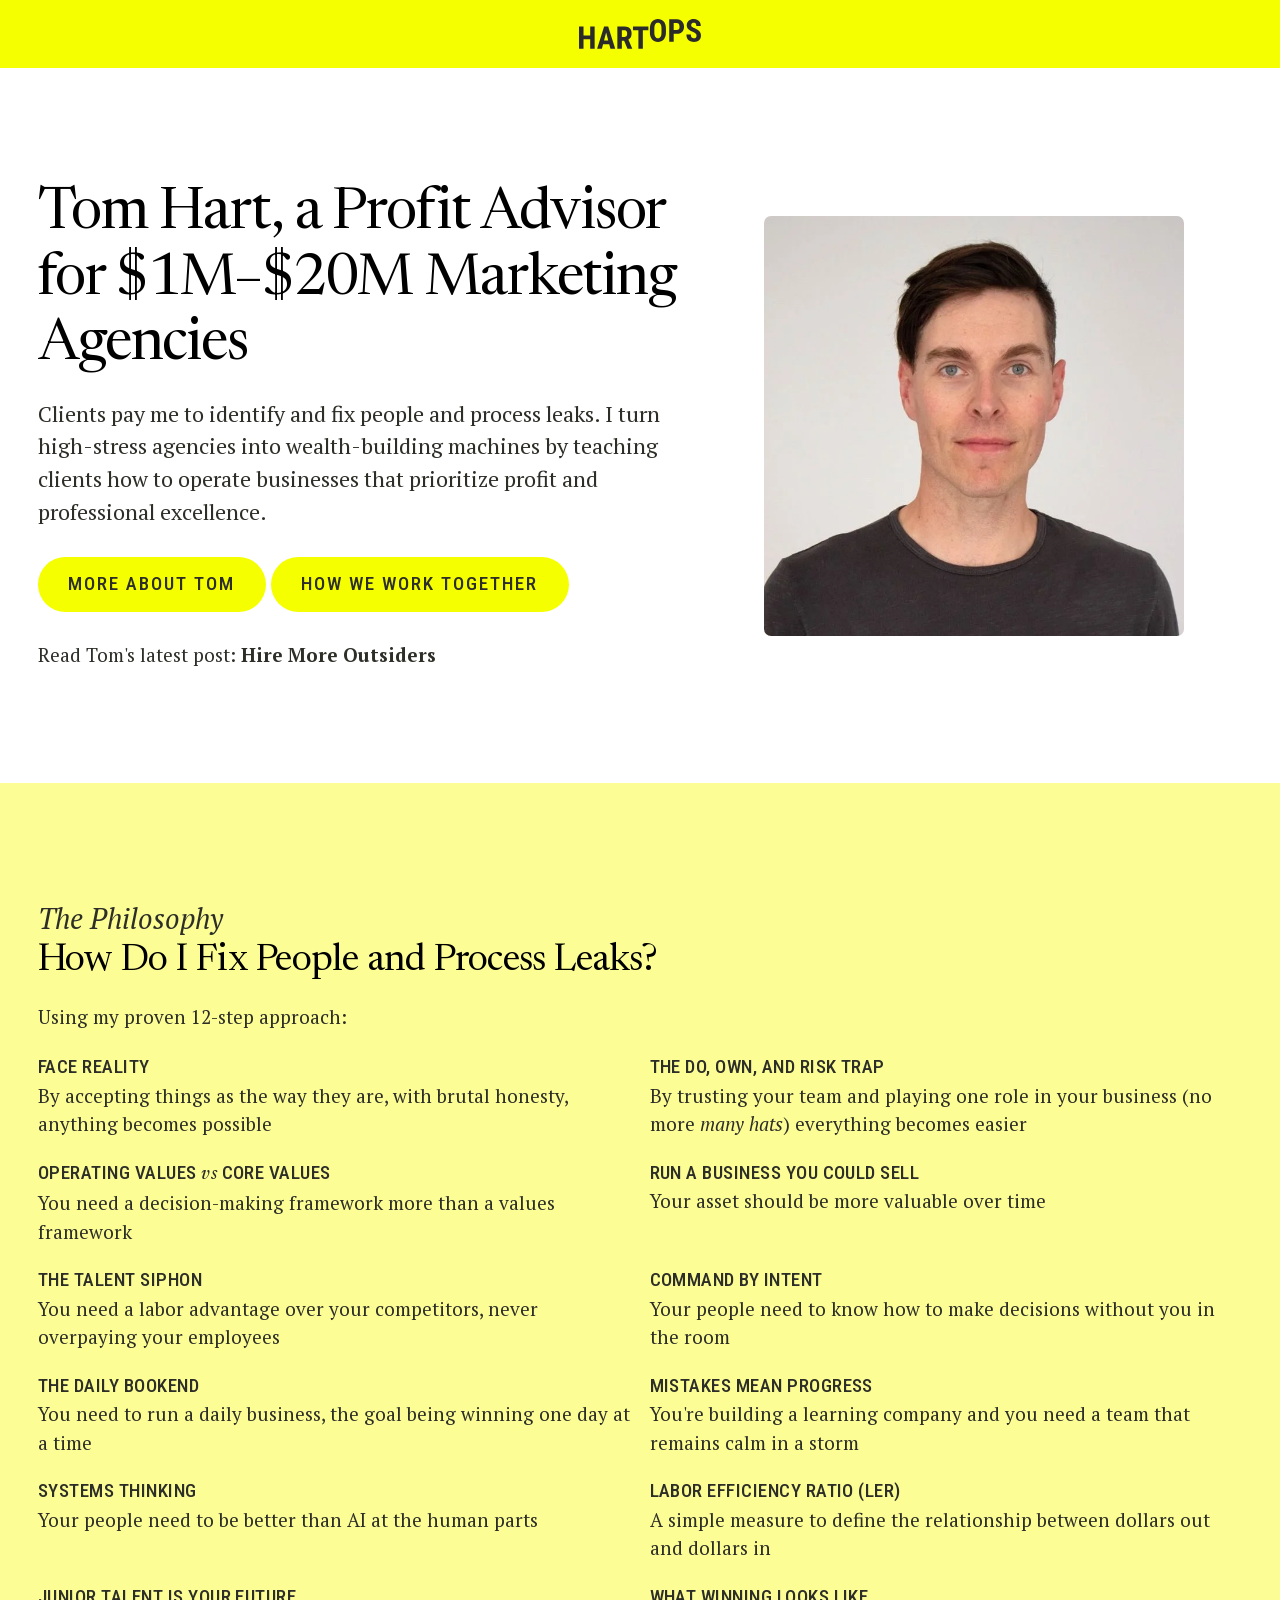
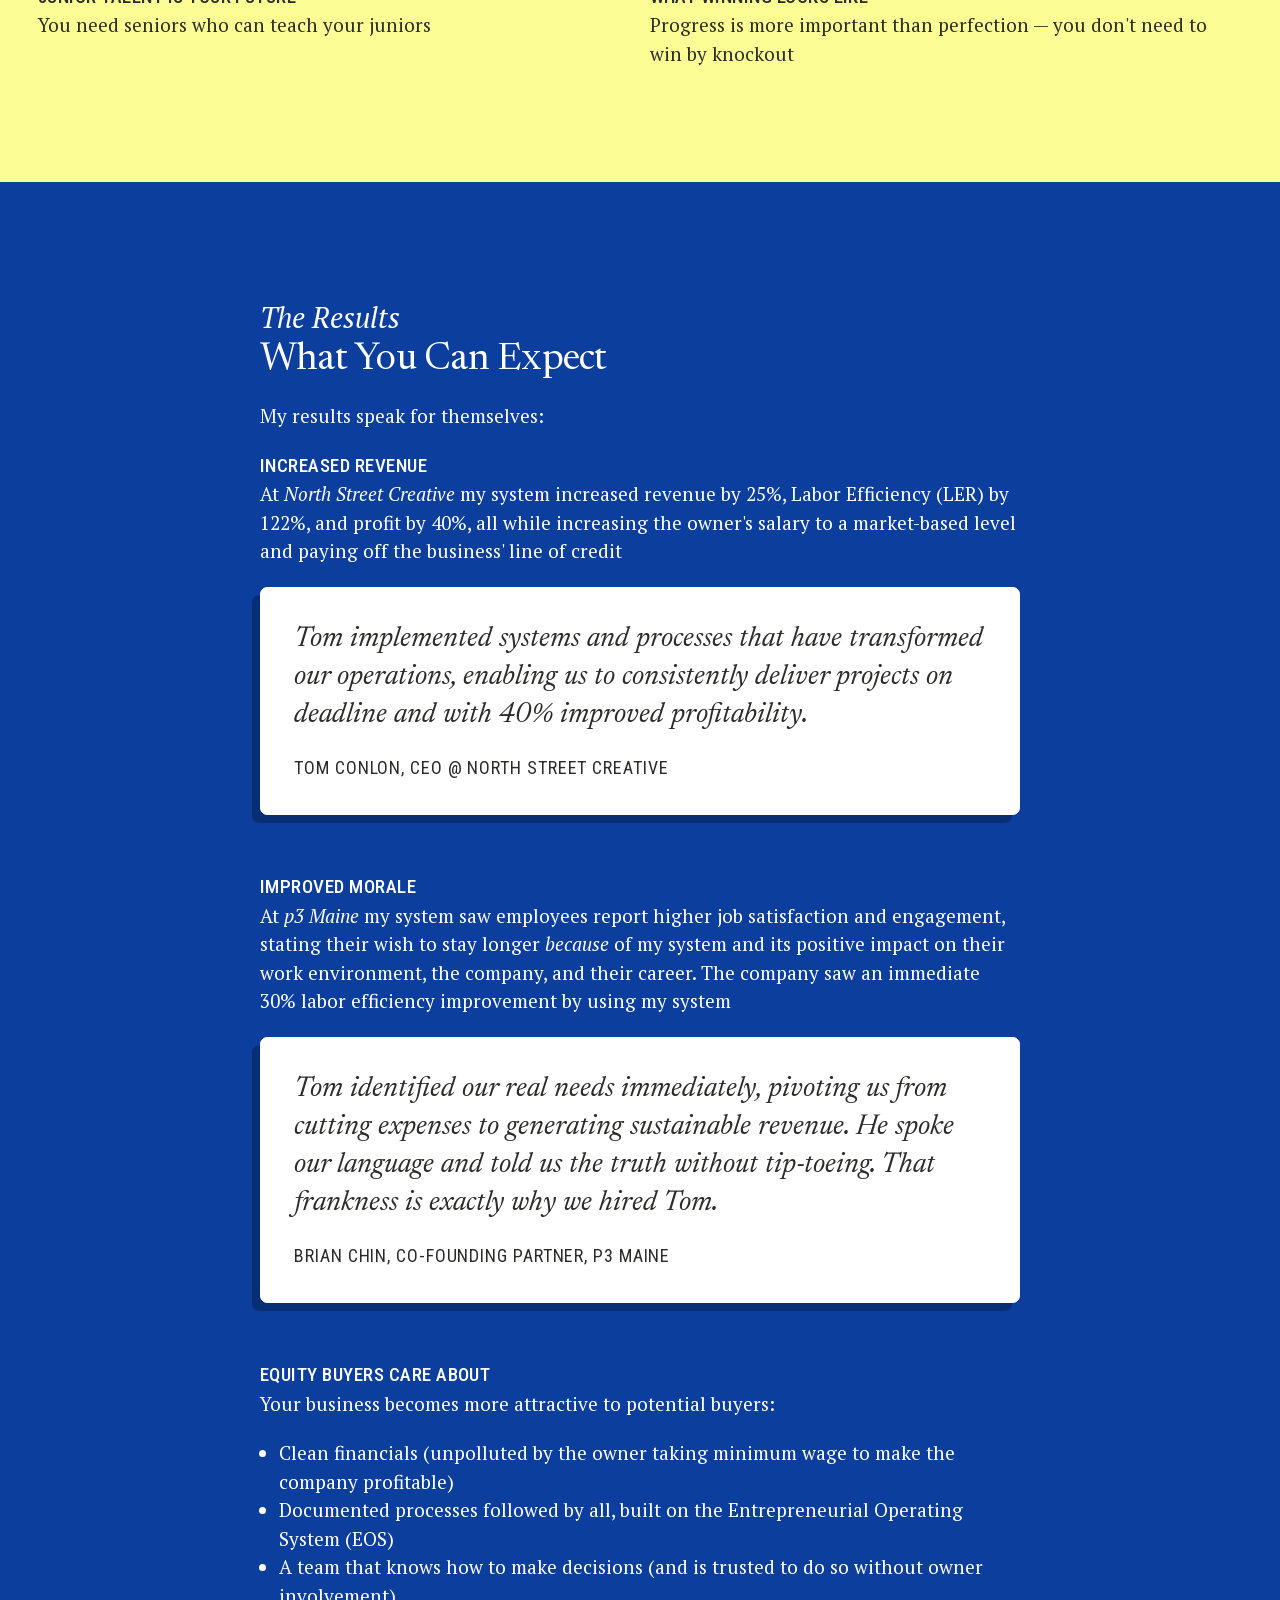
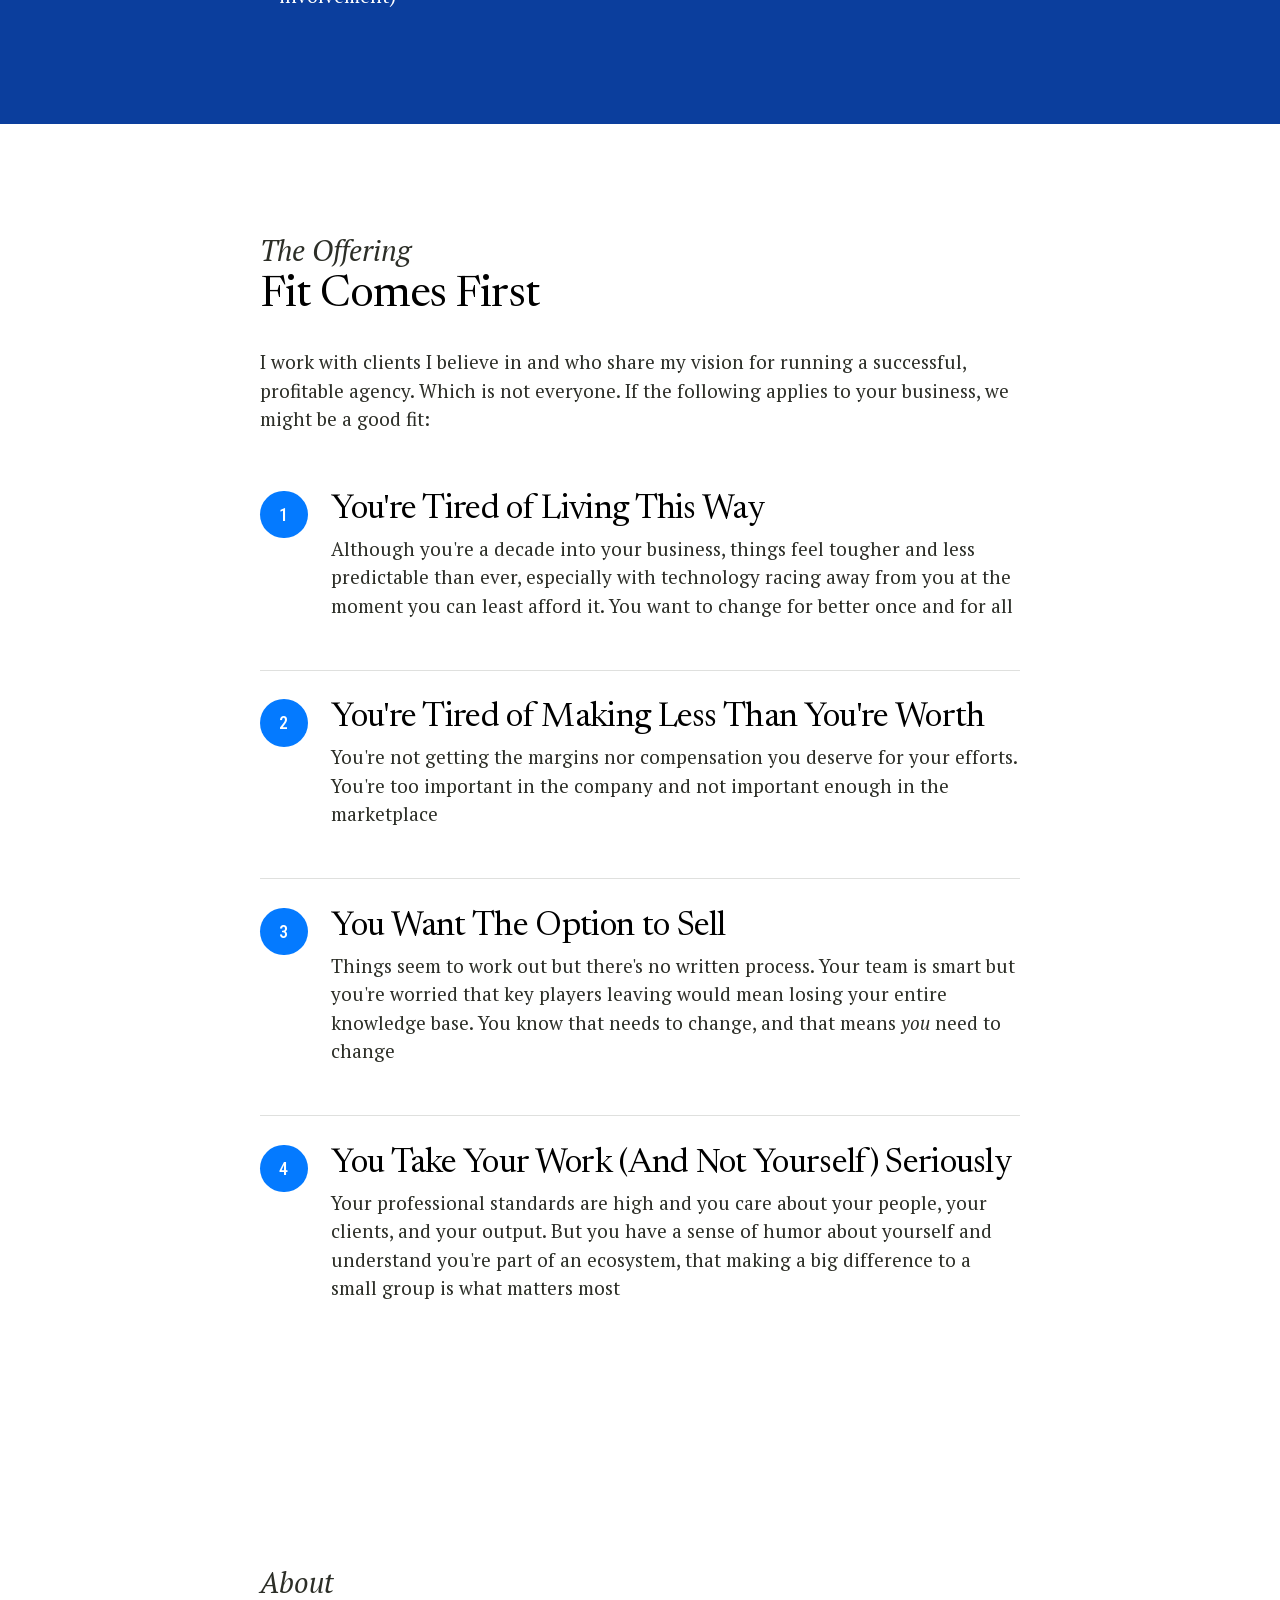
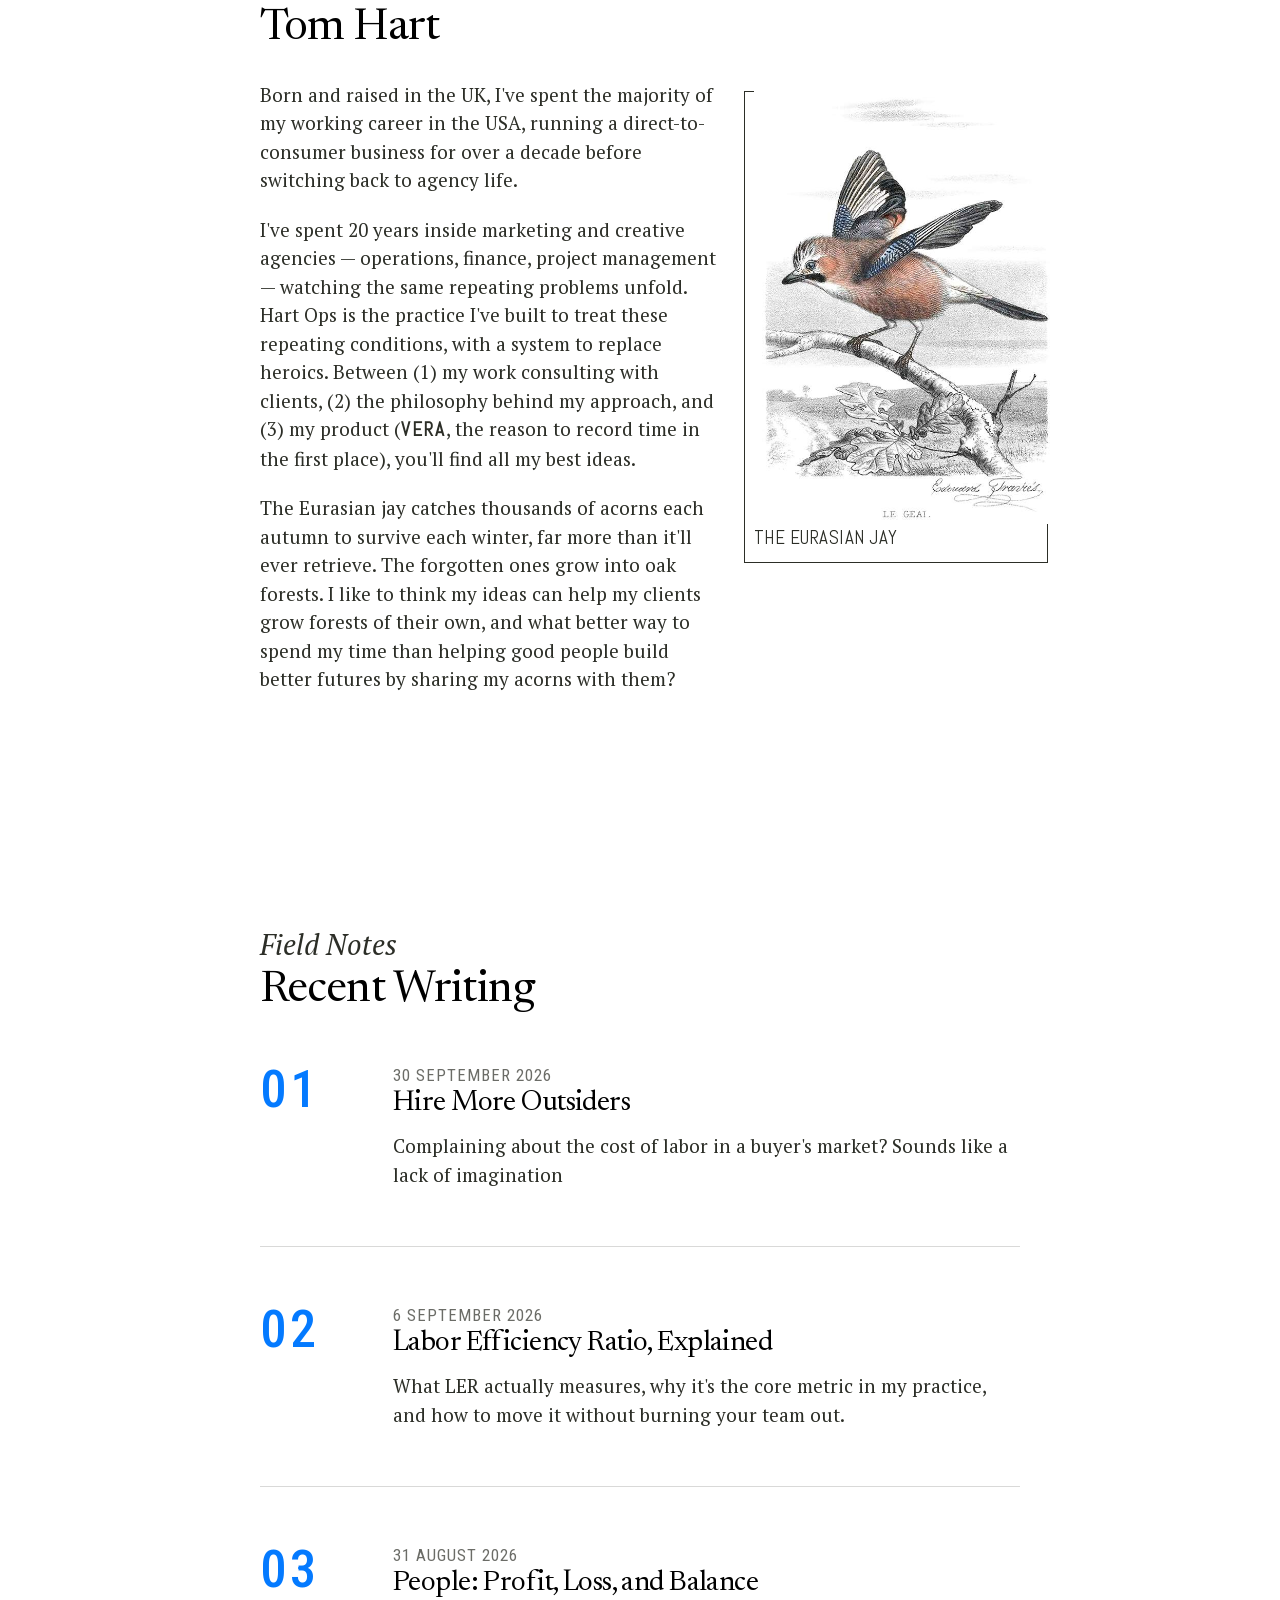
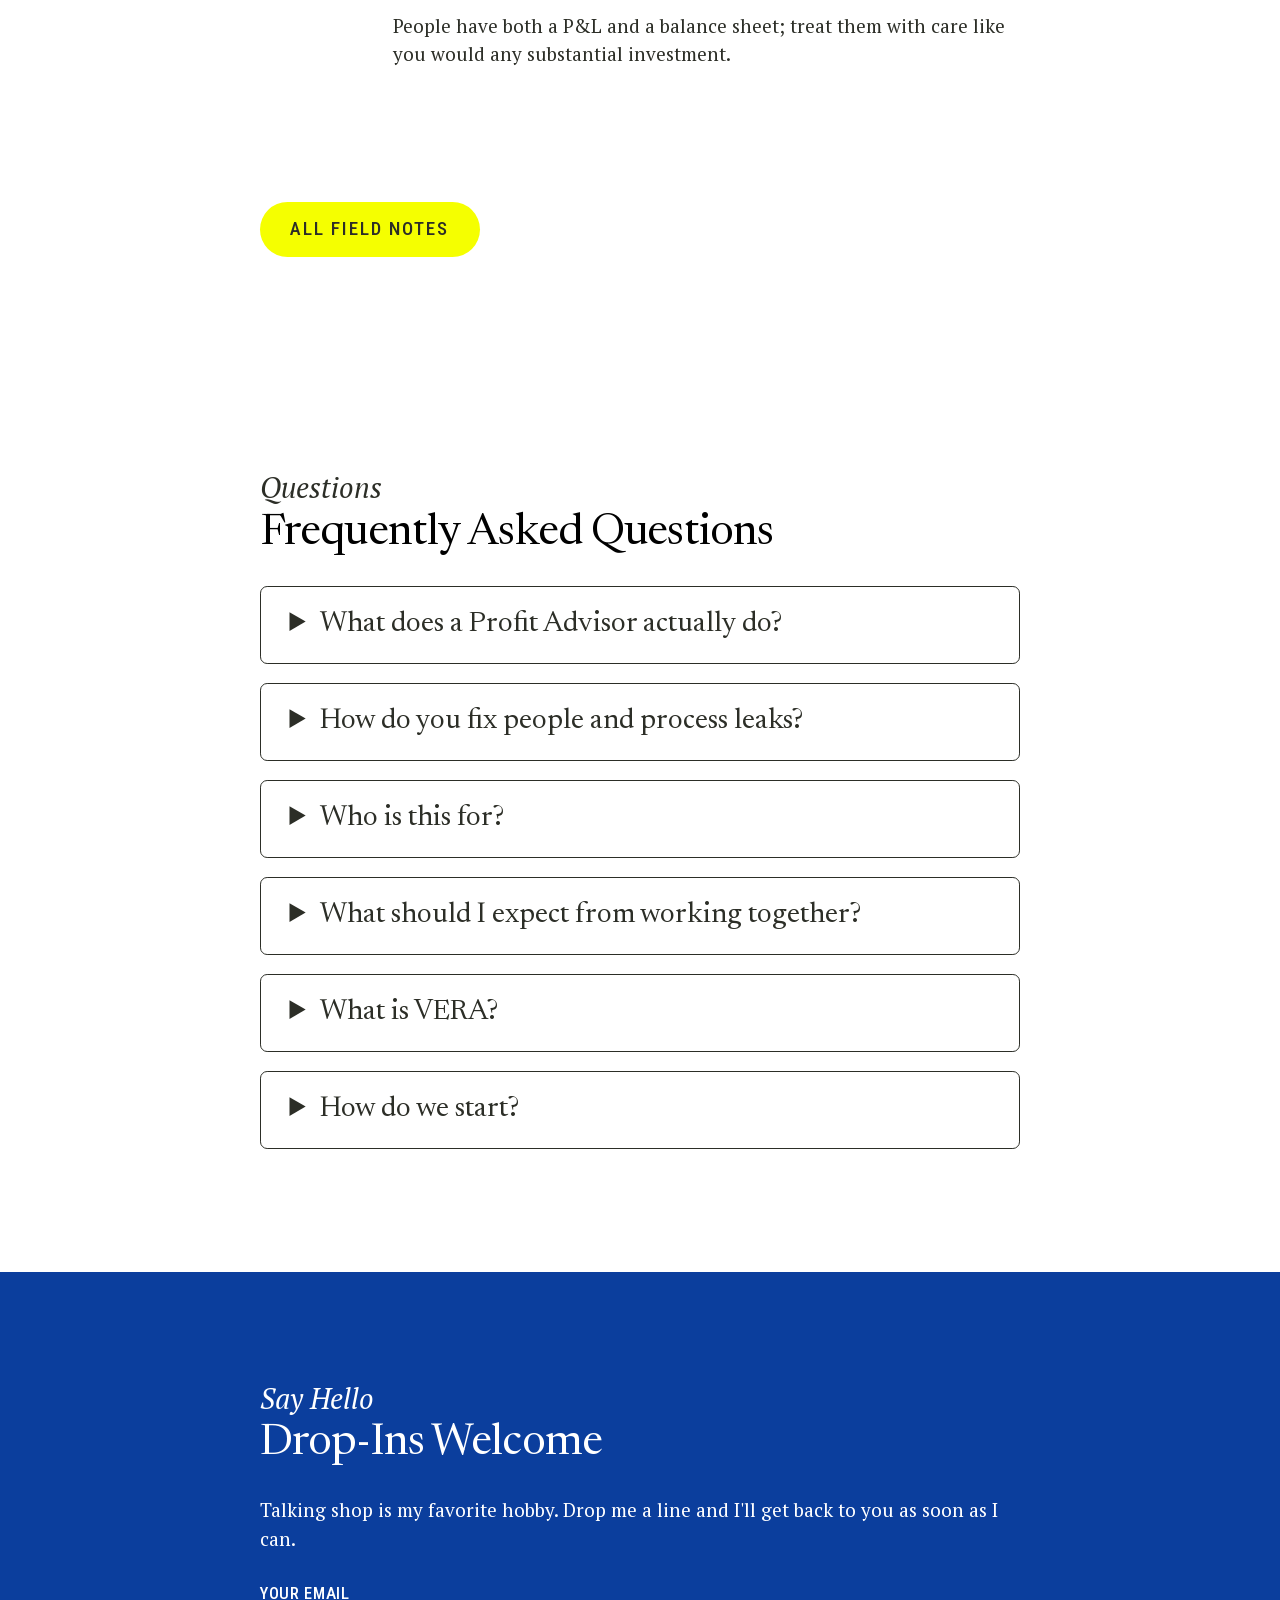
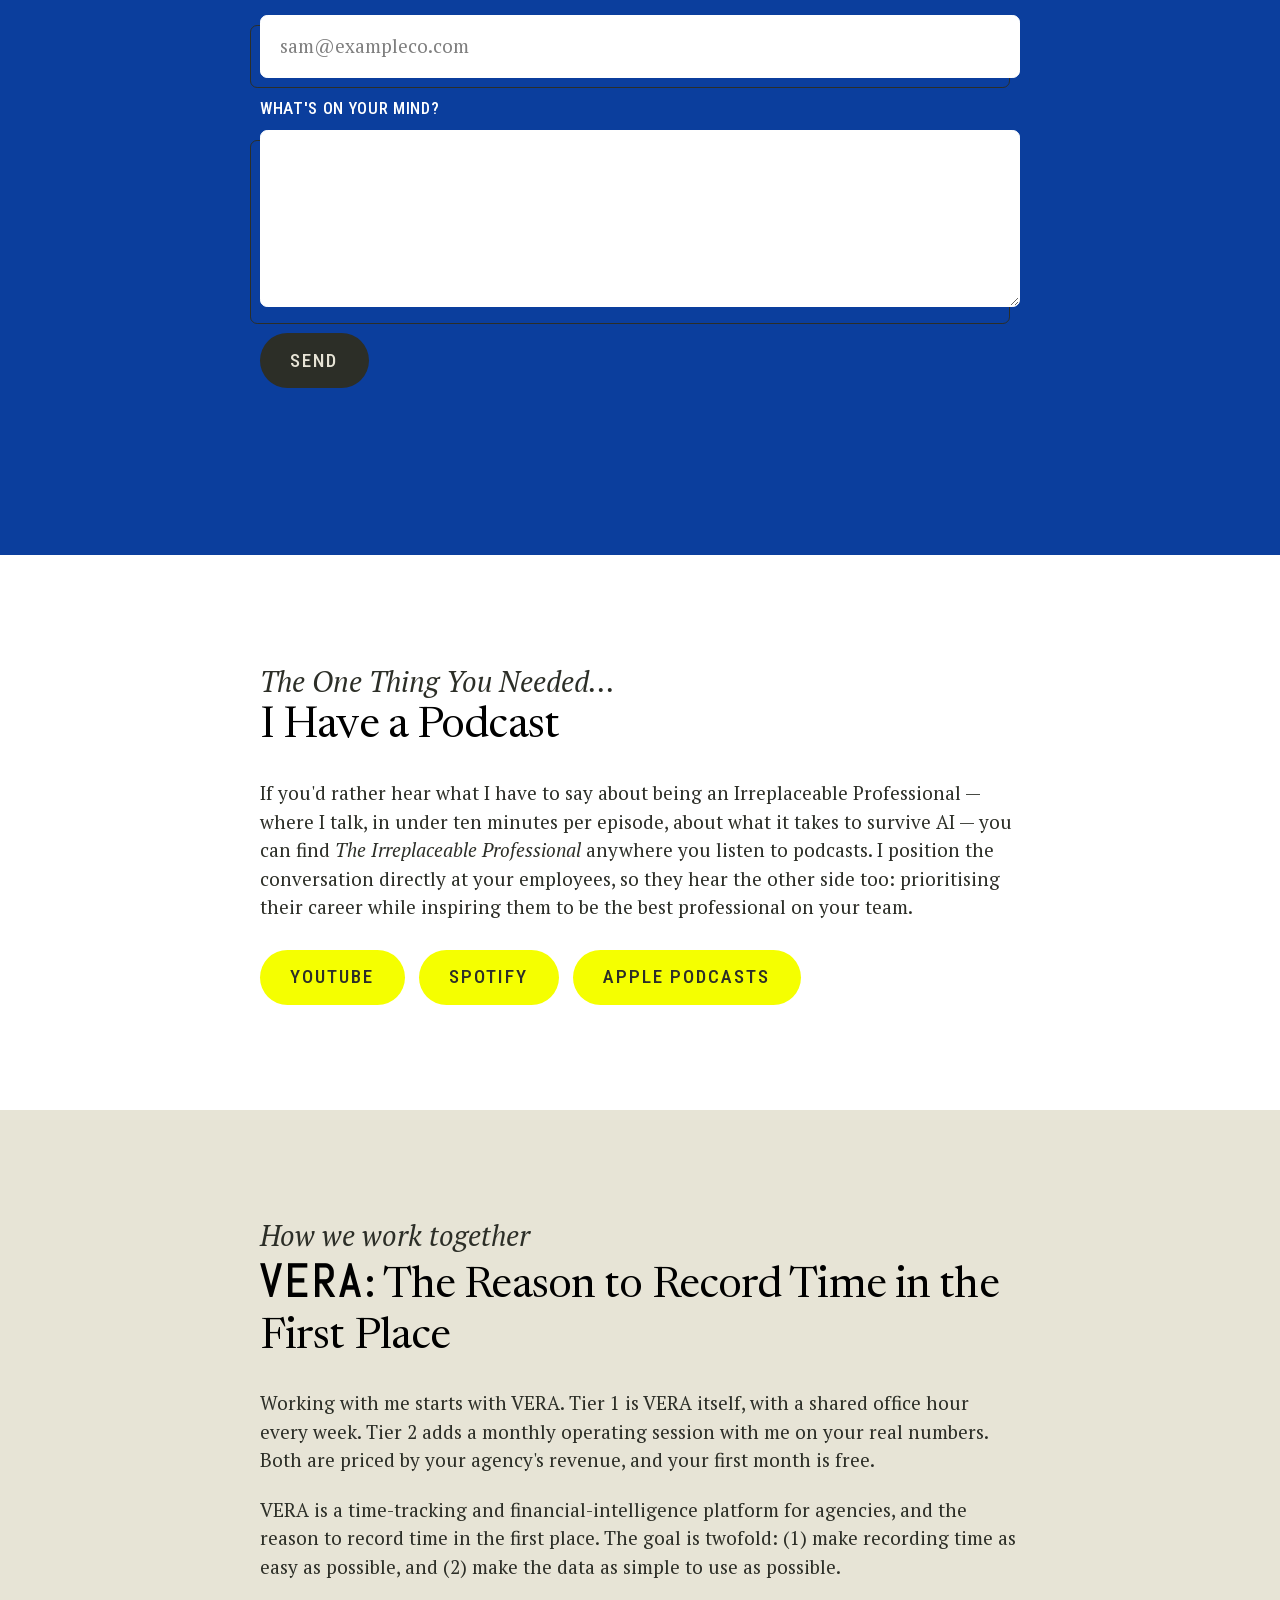
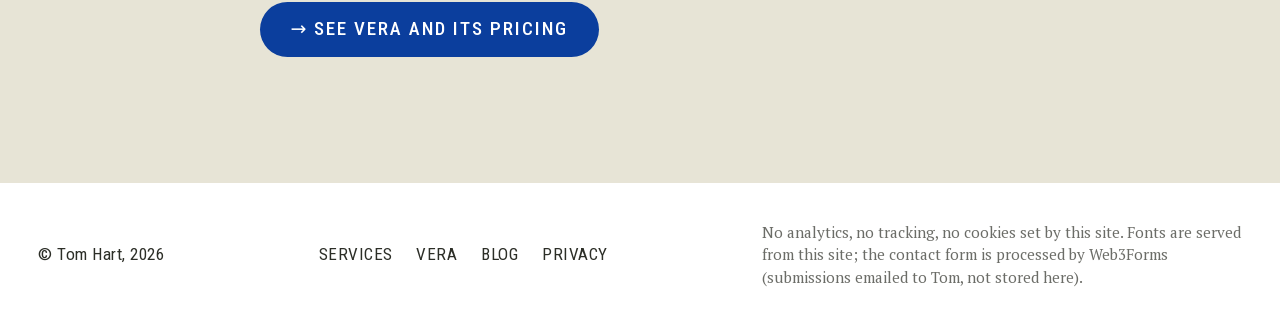
<file: index.html>
<!doctype html>
<html lang="en">
<head>
<meta charset="utf-8">
<meta name="viewport" content="width=device-width, initial-scale=1">
<title>Hart Ops — Profit Advisor for $1M–$20M Marketing Agencies</title>
<meta name="description" content="Tom Hart fixes the people and process leaks that keep $1M–$20M marketing agencies from the profit they deserve. Work with him through VERA, on your own numbers.">
<meta name="author" content="Tom Hart">
<meta name="robots" content="index,follow,max-image-preview:large">
<meta name="theme-color" content="#047AFF">

<meta property="og:title" content="Hart Ops — Profit Advisor for $1M–$20M Marketing Agencies">
<meta property="og:description" content="Turn a high-stress agency into a wealth-building machine. Work with Tom Hart through VERA, on your own numbers.">
<meta property="og:type" content="website">
<meta property="og:url" content="https://hartops.com/">
<meta property="og:image" content="https://hartops.com/assets/img/tom-hart.jpg">
<meta property="og:image:alt" content="Tom Hart, profit advisor for $1M–$20M marketing agencies">
<meta property="og:locale" content="en_US">
<meta property="og:site_name" content="Hart Ops">

<meta name="twitter:card" content="summary_large_image">
<meta name="twitter:title" content="Hart Ops — Profit Advisor for $1M–$20M Marketing Agencies">
<meta name="twitter:description" content="Turn a high-stress agency into a wealth-building machine. Work with Tom Hart through VERA, on your own numbers.">
<meta name="twitter:image" content="https://hartops.com/assets/img/tom-hart.jpg">

<link rel="canonical" href="https://hartops.com/">
<link rel="icon" href="assets/img/hart-ops-logo.svg" type="image/svg+xml">

<link rel="preload" as="image" href="assets/img/tom-hart.jpg" fetchpriority="high">
<link rel="preload" href="/assets/fonts/pt-serif-400.woff2" as="font" type="font/woff2" crossorigin>
<link rel="preload" href="/assets/fonts/newsreader.woff2" as="font" type="font/woff2" crossorigin>
<link rel="stylesheet" href="/assets/fonts/fonts.css">

<link rel="stylesheet" href="styles.css">
<style>
  .recent-writing-list { list-style: none; padding: 0; margin: 1.5rem 0 0; }
  .recent-writing-list .post-card { display: grid; gap: 0.75rem; padding: 2.25rem 0; border-top: 1px solid rgba(44, 46, 39, 0.18); align-items: start; }
  .recent-writing-list > li:first-child .post-card { border-top: 0; padding-top: 0.5rem; }
  .recent-writing-list .post-index { font-family: "Roboto Condensed", system-ui, sans-serif; font-weight: 500; letter-spacing: 0.08em; font-size: 2.25rem; line-height: 1; color: var(--color-blue); margin: 0; }
  .recent-writing-list .post-card p { margin: 0; }
  .recent-writing-list .post-card h3 { margin: 0 0 0.4em; }
  @media (min-width: 768px) {
    .recent-writing-list .post-card { grid-template-columns: 4.5rem 1fr; column-gap: 2.5rem; padding: 3rem 0; }
    .recent-writing-list > li:first-child .post-card { padding-top: 1rem; }
    .recent-writing-list .post-index { font-size: 2.75rem; }
  }
  .recent-writing-cta { margin-top: 3rem; margin-bottom: 0; }
  @media (min-width: 768px) { .recent-writing-cta { margin-top: 4rem; } }
</style>

<script type="application/ld+json">
{
  "@context": "https://schema.org",
  "@graph": [
    {
      "@type": "Person",
      "@id": "https://hartops.com/#tom-hart",
      "name": "Tom Hart",
      "jobTitle": "Profit Advisor",
      "description": "Operations, finance, and project-management advisor with 20 years inside marketing and creative agencies. Helps $1M–$20M agencies fix people and process leaks.",
      "url": "https://hartops.com/",
      "image": "https://hartops.com/assets/img/tom-hart.jpg",
      "knowsAbout": [
        "Agency operations",
        "Labor Efficiency Ratio (LER)",
        "Entrepreneurial Operating System (EOS)",
        "Marketing agency profitability",
        "Process design",
        "Team performance"
      ],
      "worksFor": { "@id": "https://hartops.com/#hartops" },
      "sameAs": [
        "https://getvera.site"
      ]
    },
    {
      "@type": "ProfessionalService",
      "@id": "https://hartops.com/#hartops",
      "name": "Hart Ops",
      "url": "https://hartops.com/",
      "logo": "https://hartops.com/assets/img/hart-ops-logo.svg",
      "image": "https://hartops.com/assets/img/tom-hart.jpg",
      "description": "Profit advisory for $1M–$20M marketing agencies, delivered through VERA.",
      "founder": { "@id": "https://hartops.com/#tom-hart" },
      "areaServed": "Worldwide",
      "makesOffer": { "@id": "https://hartops.com/services/#service" },
      "review": [
        {
          "@type": "Review",
          "author": { "@type": "Person", "name": "Tom Conlon", "jobTitle": "CEO, North Street Creative" },
          "reviewBody": "Tom implemented systems and processes that have transformed our operations, enabling us to consistently deliver projects on deadline and with 40% improved profitability."
        },
        {
          "@type": "Review",
          "author": { "@type": "Person", "name": "Brian Chin", "jobTitle": "Co-Founding Partner, p3 Maine" },
          "reviewBody": "Tom identified our real needs immediately, pivoting us from cutting expenses to generating sustainable revenue. He spoke our language and told us the truth without tip-toeing. That frankness is exactly why we hired Tom."
        }
      ]
    },
    {
      "@type": "WebSite",
      "@id": "https://hartops.com/#website",
      "url": "https://hartops.com/",
      "name": "Hart Ops",
      "publisher": { "@id": "https://hartops.com/#hartops" },
      "inLanguage": "en"
    },
    {
      "@type": "FAQPage",
      "@id": "https://hartops.com/#faq",
      "mainEntity": [
        {
          "@type": "Question",
          "name": "What does a Profit Advisor actually do?",
          "acceptedAnswer": {
            "@type": "Answer",
            "text": "Clients pay me to identify and fix people and process leaks. I turn high-stress agencies into wealth-building machines by teaching clients how to operate businesses that prioritize profit and professional excellence. I've spent 20 years inside marketing and creative agencies — operations, finance, project management — and Hart Ops is the practice I've built to treat these repeating conditions, with a system to replace heroics."
          }
        },
        {
          "@type": "Question",
          "name": "How do you fix people and process leaks?",
          "acceptedAnswer": {
            "@type": "Answer",
            "text": "Using my proven 12-step approach. It starts with Face Reality, then covers Command by Intent (your people need to know how to make decisions without you in the room), The Daily Bookend, and Labor Efficiency Ratio (LER), a simple measure to define the relationship between dollars out and dollars in. Progress is more important than perfection — you don't need to win by knockout."
          }
        },
        {
          "@type": "Question",
          "name": "Who is this for?",
          "acceptedAnswer": {
            "@type": "Answer",
            "text": "I work with $1M–$20M marketing agencies, and with clients I believe in who share my vision for running a successful, profitable agency. Which is not everyone. We might be a good fit if you're tired of living this way, you're tired of making less than you're worth, you want the option to sell, and you take your work (and not yourself) seriously."
          }
        },
        {
          "@type": "Question",
          "name": "What should I expect from working together?",
          "acceptedAnswer": {
            "@type": "Answer",
            "text": "My results speak for themselves. At North Street Creative my system increased revenue by 25%, Labor Efficiency (LER) by 122%, and profit by 40%. At p3 Maine employees reported higher job satisfaction and engagement, and the company saw an immediate 30% labor efficiency improvement. Your business also becomes more attractive to potential buyers: clean financials, documented processes followed by all, and a team that knows how to make decisions."
          }
        },
        {
          "@type": "Question",
          "name": "What is VERA?",
          "acceptedAnswer": {
            "@type": "Answer",
            "text": "VERA is a time-tracking and financial-intelligence platform for agencies, and the reason to record time in the first place. The goal is twofold: (1) make recording time as easy as possible, and (2) make the data as simple to use as possible."
          }
        },
        {
          "@type": "Question",
          "name": "How do we start?",
          "acceptedAnswer": {
            "@type": "Answer",
            "text": "Talking shop is my favorite hobby. Drop me a line using the contact form just below this section and I'll get back to you as soon as I can."
          }
        }
      ]
    }
  ]
}
</script>
</head>
<body>

<a class="skip-link" href="#top">Skip to main content</a>

<header class="site-header bg-canary z-50">
  <div class="px-6 md:px-8 py-4 flex justify-center">
    <a class="block max-h-[30px]" href="#top" aria-label="Hart Ops home"><img class="block max-h-[30px] w-auto" src="./assets/img/hart-ops-logo.svg" alt="Hart Ops" width="122" height="30"></a>
  </div>
</header>

<main id="top">
  <section class="px-6 md:px-8 py-16 md:py-24 bg-white">
    <div class="mx-auto max-w-[1400px] grid gap-8 md:gap-12 md:grid-cols-[1.4fr_1fr] items-center">
      <div>
        <h1 class="text-[2.6rem] md:text-[3rem] mb-4">Tom Hart, a Profit Advisor<br />for $1M–$20M Marketing Agencies</h1>
        <p class="text-[1.15rem] max-w-[36em] mb-6">Clients pay me to identify and fix people and process leaks. I turn high-stress agencies into wealth-building machines by teaching clients how to operate businesses that prioritize profit and professional excellence.</p>
        <a class="btn" href="#about">More About Tom</a> <a class="btn" href="/services/">How We Work Together</a>
        <p class="mt-6 mb-0"><!-- BUILD:LATEST_POST_LINK -->Read Tom's latest post: <a class="font-bold" href="/blog/hire-more-outsiders/">Hire More Outsiders</a><!-- /BUILD:LATEST_POST_LINK --></p>
      </div>
      <figure class="m-0">
        <img class="w-full max-w-[420px] rounded-md" src="assets/img/tom-hart.jpg" alt="Portrait of Tom Hart" width="420" height="525" loading="eager" decoding="async" fetchpriority="high" onerror="this.closest('figure').remove()">
      </figure>
    </div>
  </section>
  
  <section class="px-6 md:px-8 py-16 md:py-24 bg-[#FDFD96]">
    <div class="mx-auto max-w-[1400px]">
        <p class="italic text-[1.5rem] m-0">The Philosophy</p>
        <h2 class="text-[1.6rem] md:text-[2rem] mb-4">How Do I Fix People and Process Leaks?</h2>
        <p>Using my proven 12-step approach:</p>
        <ol class="list-none mt-4 grid gap-4 md:grid-cols-2">
          <li><strong class="font-meta font-medium uppercase tracking-wide">Face Reality</strong><br />By accepting things as the way they are, with brutal honesty, anything becomes possible</li>
          <li><strong class="font-meta font-medium uppercase tracking-wide">The Do, Own, and Risk Trap</strong><br />By trusting your team and playing one role in your business (no more <em class="italic">many hats</em>) everything becomes easier</li>
          <li><strong class="font-meta font-medium uppercase tracking-wide">Operating Values <span class="italic lowercase font-heading">vs</span> Core Values</strong><br />You need a decision-making framework more than a values framework</li>
          <li><strong class="font-meta font-medium uppercase tracking-wide">Run a Business You Could Sell</strong><br />Your asset should be more valuable over time</li>
          <li><strong class="font-meta font-medium uppercase tracking-wide">The Talent Siphon</strong><br />You need a labor advantage over your competitors, never overpaying your employees</li>
          <li><strong class="font-meta font-medium uppercase tracking-wide">Command by Intent</strong><br />Your people need to know how to make decisions without you in the room</li>
          <li><strong class="font-meta font-medium uppercase tracking-wide">The Daily Bookend</strong><br />You need to run a daily business, the goal being winning one day at a time</li>
          <li><strong class="font-meta font-medium uppercase tracking-wide">Mistakes Mean Progress</strong><br />You're building a learning company and you need a team that remains calm in a storm</li>
          <li><strong class="font-meta font-medium uppercase tracking-wide">Systems Thinking</strong><br />Your people need to be better than AI at the human parts</li>
          <li><strong class="font-meta font-medium uppercase tracking-wide">Labor Efficiency Ratio (LER)</strong><br />A simple measure to define the relationship between dollars out and dollars in</li>
          <li><strong class="font-meta font-medium uppercase tracking-wide">Junior Talent Is Your Future</strong><br />You need seniors who can teach your juniors</li>
          <li><strong class="font-meta font-medium uppercase tracking-wide">What Winning Looks Like</strong><br />Progress is more important than perfection — you don't need to win by knockout</li>
        </ol>
    </div>
  </section>

  <section class="theme-dark px-6 md:px-8 py-16 md:py-24">
    <div class="mx-auto max-w-[760px]">
        <p class="italic text-[1.5rem] m-0">The Results</p>
        <h2 class="text-[1.6rem] md:text-[2rem] mb-4">What You Can Expect</h2>
        <p>My results speak for themselves:</p>
        <section class="flex flex-col gap-12">
          <article>
            <p><strong class="font-meta font-medium uppercase tracking-wide">Increased Revenue</strong><br />At <em>North Street Creative</em> my system increased revenue by 25%, Labor Efficiency (LER) by 122%, and profit by 40%, all while increasing the owner's salary to a market-based level and paying off the business' line of credit</p>
              <figure class="m-0 p-7 bg-white border rounded-md shadow-[-8px_8px_0px_0px_rgba(0,0,0,.25)]">
              <blockquote class="m-0 mb-4 text-2xl font-heading italic text-[#2B2C29]"><p class="m-0">Tom implemented systems and processes that have transformed our operations, enabling us to consistently deliver projects on deadline and with 40% improved profitability.</p></blockquote>
              <figcaption class="font-meta uppercase tracking-[0.05em] text-[0.95rem] text-[#2B2C29]">Tom Conlon, CEO @ North Street Creative</figcaption>
            </figure>
          </article>
          <article>
            <p><strong class="font-meta font-medium uppercase tracking-wide">Improved Morale</strong><br />At <em>p3 Maine</em> my system saw employees report higher job satisfaction and engagement, stating their wish to stay longer <em>because</em> of my system and its positive impact on their work environment, the company, and their career. The company saw an immediate 30% labor efficiency improvement by using my system</p>
            <figure class="m-0 p-7 bg-white border rounded-md shadow-[-8px_8px_0px_0px_rgba(0,0,0,.25)]">
              <blockquote class="m-0 mb-4 text-2xl font-heading italic text-[#2B2C29]"><p class="m-0">Tom identified our real needs immediately, pivoting us from cutting expenses to generating sustainable revenue. He spoke our language and told us the truth without tip-toeing. That frankness is exactly why we hired Tom.</p></blockquote>
              <figcaption class="font-meta uppercase tracking-[0.05em] text-[0.95rem] text-[#2B2C29]">Brian Chin, Co-Founding Partner, p3 Maine</figcaption>
            </figure>
          </article>
          <article>
            <p><strong class="font-meta font-medium uppercase tracking-wide">Equity Buyers Care About</strong><br />Your business becomes more attractive to potential buyers:</p>
            <ul class="list-disc list-outside ml-4">
              <li>Clean financials (unpolluted by the owner taking minimum wage to make the company profitable)</li>
              <li>Documented processes followed by all, built on the Entrepreneurial Operating System (EOS)</li>
              <li>A team that knows how to make decisions (and is trusted to do so without owner involvement)</li>
            </ul>
          </article>
        </section>
        </div>
  </section>

  <section class="px-6 md:px-8 py-14 md:py-22 bg-white">
    <div class="mx-auto max-w-[760px]">
      <p class="italic text-[1.5rem] m-0">The Offering</p>
      <h2 class="text-[2rem] md:text-[2.3125rem]">Fit Comes First</h2>
      <p>I work with clients I believe in and who share my vision for running a successful, profitable agency. Which is not everyone. If the following applies to your business, we might be a good fit:</p>
      <ol class="timeline-list mt-6">
        <li>
          <h3 class="m-0 mb-1 text-[1.4rem] md:text-[1.8rem]">You're Tired of Living This Way</h3>
          <p>Although you're a decade into your business, things feel tougher and less predictable than ever, especially with technology racing away from you at the moment you can least afford it. You want to change for better once and for all</p>
        </li>
        <li>
          <h3 class="m-0 mb-1 text-[1.4rem] md:text-[1.8rem]">You're Tired of Making Less Than You're Worth</h3>
          <p>You're not getting the margins nor compensation you deserve for your efforts. You're too important in the company and not important enough in the marketplace</p>
        </li>
        <li>
          <h3 class="m-0 mb-1 text-[1.4rem] md:text-[1.8rem]">You Want The Option to Sell</h3>
          <p>Things seem to work out but there's no written process. Your team is smart but you're worried that key players leaving would mean losing your entire knowledge base. You know that needs to change, and that means <em>you</em> need to change</p>
        </li>
        <li>
          <h3 class="m-0 mb-1 text-[1.4rem] md:text-[1.8rem]">You Take Your Work (And Not Yourself) Seriously</h3>
          <p>Your professional standards are high and you care about your people, your clients, and your output. But you have a sense of humor about yourself and understand you're part of an ecosystem, that making a big difference to a small group is what matters most</p>
        </li>
      </ol>
    </div>
  </section>

  <section class="px-6 md:px-8 py-14 md:py-22" id="about">
    <div class="mx-auto max-w-[760px]">
      <p class="italic text-[1.5rem] m-0">About</p>
      <h2 class="text-[2rem] md:text-[2.3125rem]">Tom Hart</h2>
      <div class="grid md:grid-cols-[60%_40%] gap-8">
        <header>
          <p>Born and raised in the UK, I've spent the majority of my working career in the USA, running a direct-to-consumer business for over a decade before switching back to agency life.</p>
          <p>I've spent 20 years inside marketing and creative agencies — operations, finance, project management — watching the same repeating problems unfold. Hart Ops is the practice I've built to treat these repeating conditions, with a system to replace heroics. Between (1) my work consulting with clients, (2) the philosophy behind my approach, and (3) my product (<a class="font-bold" rel="noopener" target="_blank" href="https://getvera.site"><span class="font-ui tracking-widest">VERA</span></a>, the reason to record time in the first place), you'll find all my best ideas.</p>
          <p>The Eurasian jay catches thousands of acorns each autumn to survive each winter, far more than it'll ever retrieve. The forgotten ones grow into oak forests. I like to think my ideas can help my clients grow forests of their own, and what better way to spend my time than helping good people build better futures by sharing my acorns with them?</p>
        </header>
        <section class="flex flex-col gap-2">
          <figure class="relative jay">
            <img src="./assets/img/jay-864.jpg" alt="A Eurasian jay perched on a branch" width="864" height="576" loading="lazy" decoding="async" class="z-10 relative" onerror="this.closest('figure').remove()">
            <figcaption class="font-ui uppercase tracking-wide font-medium">The Eurasian Jay</figcaption>
          </figure>
        </section>
      </div>
    </div>
  </section>

  <section class="px-6 md:px-8 py-14 md:py-22 bg-white" id="writing">
    <div class="mx-auto max-w-[760px]">
      <p class="italic text-[1.5rem] m-0">Field Notes</p>
      <h2 class="text-[2rem] md:text-[2.3125rem]">Recent Writing</h2>
      <ol class="recent-writing-list">
        <!-- BUILD:LATEST_POSTS -->
        <li>
          <article class="post-card">
            <p class="post-index" aria-hidden="true">01</p>
            <div>
              <p class="font-meta uppercase tracking-[0.06em] text-sm text-ink/70">30 September 2026</p>
              <h3 class="text-xl md:text-2xl"><a class="no-underline text-black hover:text-blue-text" href="/blog/hire-more-outsiders/">Hire More Outsiders</a></h3>
              <p class="max-w-[62ch]">Complaining about the cost of labor in a buyer's market? Sounds like a lack of imagination</p>
            </div>
          </article>
        </li>
        <li>
          <article class="post-card">
            <p class="post-index" aria-hidden="true">02</p>
            <div>
              <p class="font-meta uppercase tracking-[0.06em] text-sm text-ink/70">6 September 2026</p>
              <h3 class="text-xl md:text-2xl"><a class="no-underline text-black hover:text-blue-text" href="/blog/labor-efficiency-ratio-explained/">Labor Efficiency Ratio, Explained</a></h3>
              <p class="max-w-[62ch]">What LER actually measures, why it's the core metric in my practice, and how to move it without burning your team out.</p>
            </div>
          </article>
        </li>
        <li>
          <article class="post-card">
            <p class="post-index" aria-hidden="true">03</p>
            <div>
              <p class="font-meta uppercase tracking-[0.06em] text-sm text-ink/70">31 August 2026</p>
              <h3 class="text-xl md:text-2xl"><a class="no-underline text-black hover:text-blue-text" href="/blog/people-profit-loss-and-balance/">People: Profit, Loss, and Balance</a></h3>
              <p class="max-w-[62ch]">People have both a P&amp;L and a balance sheet; treat them with care like you would any substantial investment.</p>
            </div>
          </article>
        </li>
        <!-- /BUILD:LATEST_POSTS -->
      </ol>
      <p class="recent-writing-cta"><a class="btn" href="/blog/">All Field Notes</a></p>
    </div>
  </section>

  <section class="px-6 md:px-8 py-14 md:py-22" id="faq">
    <div class="mx-auto max-w-[760px]">
      <p class="italic text-[1.5rem] m-0">Questions</p>
      <h2 class="text-[2rem] md:text-[2.3125rem]">Frequently Asked Questions</h2>
      <details class="px-6 py-4 mb-4 bg-white border rounded-md">
        <summary class="font-heading text-2xl">What does a Profit Advisor actually do?</summary>
        <p class="mt-4 mb-0">Clients pay me to identify and fix people and process leaks. I turn high-stress agencies into wealth-building machines by teaching clients how to operate businesses that prioritize profit and professional excellence. I've spent 20 years inside marketing and creative agencies — operations, finance, project management — and Hart Ops is the practice I've built to treat these repeating conditions, with a system to replace heroics.</p>
      </details>
      <details class="px-6 py-4 mb-4 bg-white border rounded-md">
        <summary class="font-heading text-2xl">How do you fix people and process leaks?</summary>
        <p class="mt-4 mb-0">Using my proven 12-step approach. It starts with Face Reality, then covers Command by Intent (your people need to know how to make decisions without you in the room), The Daily Bookend, and Labor Efficiency Ratio (LER), a simple measure to define the relationship between dollars out and dollars in. Progress is more important than perfection — you don't need to win by knockout.</p>
      </details>
      <details class="px-6 py-4 mb-4 bg-white border rounded-md">
        <summary class="font-heading text-2xl">Who is this for?</summary>
        <p class="mt-4 mb-0">I work with $1M–$20M marketing agencies, and with clients I believe in who share my vision for running a successful, profitable agency. Which is not everyone. We might be a good fit if you're tired of living this way, you're tired of making less than you're worth, you want the option to sell, and you take your work (and not yourself) seriously.</p>
      </details>
      <details class="px-6 py-4 mb-4 bg-white border rounded-md">
        <summary class="font-heading text-2xl">What should I expect from working together?</summary>
        <p class="mt-4 mb-0">My results speak for themselves. At North Street Creative my system increased revenue by 25%, Labor Efficiency (LER) by 122%, and profit by 40%. At p3 Maine employees reported higher job satisfaction and engagement, and the company saw an immediate 30% labor efficiency improvement. Your business also becomes more attractive to potential buyers: clean financials, documented processes followed by all, and a team that knows how to make decisions.</p>
      </details>
      <details class="px-6 py-4 mb-4 bg-white border rounded-md">
        <summary class="font-heading text-2xl">What is VERA?</summary>
        <p class="mt-4 mb-0">VERA is a time-tracking and financial-intelligence platform for agencies, and the reason to record time in the first place. The goal is twofold: (1) make recording time as easy as possible, and (2) make the data as simple to use as possible.</p>
      </details>
      <details class="px-6 py-4 mb-4 bg-white border rounded-md">
        <summary class="font-heading text-2xl">How do we start?</summary>
        <p class="mt-4 mb-0">Talking shop is my favorite hobby. Drop me a line using the contact form just below this section and I'll get back to you as soon as I can.</p>
      </details>
    </div>
  </section>

  <section class="theme-dark px-6 md:px-8 py-14 md:py-22" id="contact">
    <div class="mx-auto max-w-[760px]">
      <p class="italic text-[1.5rem] m-0">Say Hello</p>
      <h2 class="text-[2rem] md:text-[2.3125rem]">Drop-Ins Welcome</h2>
      <p>Talking shop is my favorite hobby. Drop me a line and I'll get back to you as soon as I can.</p>

      <form id="contact-form" class="mt-6" action="https://api.web3forms.com/submit" method="POST">
        <input type="hidden" name="access_key" value="85346127-0804-40c1-b9c3-3b936dea4bea">
        <input type="hidden" name="subject" value="New enquiry from hartops.com">
        <input type="hidden" name="from_name" value="hartops.com">
        <input type="checkbox" name="botcheck" class="hp-field" tabindex="-1" autocomplete="off">

        <div class="mb-4">
          <label class="field-label" for="email">Your Email</label>
          <div class="relative offset z-0">
            <input class="z-50 relative input-field" id="email" name="email" type="email" required autocomplete="email" placeholder="sam@exampleco.com">
          </div>
        </div>
        <div class="mb-4">
          <label class="field-label" for="message">What's on your mind?</label>
          <div class="relative offset z-0">
            <textarea class="z-50 relative input-field min-h-[7rem] resize-y" id="message" name="message" rows="5" required></textarea>
          </div>
        </div>

        <button type="submit" class="btn">Send</button>
        <p id="form-status" class="mt-4 min-h-[1.5em] font-meta uppercase tracking-[0.04em] text-sm" role="status" aria-live="polite"></p>
      </form>
    </div>
  </section>

  <section class="px-6 md:px-8 py-14 md:py-22">
    <div class="mx-auto max-w-[760px]">
      <p class="italic text-[1.5rem] m-0">The One Thing You Needed...</p>
      <h2 class="text-[2rem] md:text-[2.3125rem]">I Have a Podcast</h2>
      <p>If you'd rather hear what I have to say about being an Irreplaceable Professional — where I talk, in under ten minutes per episode, about what it takes to survive AI — you can find <em>The Irreplaceable Professional</em> anywhere you listen to podcasts. I position the conversation directly at your employees, so they hear the other side too: prioritising their career while inspiring them to be the best professional on your team.</p>
      <ul class="list-none p-0 flex gap-3 flex-wrap mt-6">
        <li><a class="btn" rel="noopener" href="https://www.youtube.com/playlist?list=PLhB0ITupeoCqS8WpZ6aNXH7monxGLDh9Z" target="_blank">YouTube</a></li>
        <li><a class="btn" rel="noopener" href="https://open.spotify.com/show/1Pr7umJiXdM9nKQl69NKM4" target="_blank">Spotify</a></li>
        <li><a class="btn" rel="noopener" href="https://podcasts.apple.com/us/podcast/the-irreplaceable-professional-how-to-out-human-ai/id1864773416" target="_blank">Apple Podcasts</a></li>
      </ul>
    </div>
  </section>

  <section class="px-6 md:px-8 py-14 md:py-22 theme-mid">
    <div class="mx-auto max-w-[760px]">
      <p class="italic text-[1.5rem] m-0">How we work together</p>
      <h2 class="text-[2rem] md:text-[2.3125rem]"><span class="font-ui tracking-widest font-bold">VERA</span>: The Reason to Record Time in the First Place</h2>
      <p>Working with me starts with VERA. Tier 1 is VERA itself, with a shared office hour every week. Tier 2 adds a monthly operating session with me on your real numbers. Both are priced by your agency's revenue, and your first month is free.</p>
      <p>VERA is a time-tracking and financial-intelligence platform for agencies, and the reason to record time in the first place. The goal is twofold: (1) make recording time as easy as possible, and (2) make the data as simple to use as possible.</p>
      <p><a class="btn" rel="noopener" href="https://getvera.site/pricing.html" target="_blank">→ See VERA and its pricing</a></p>
    </div>
  </section>

</main>

<footer class="py-8 font-meta text-[0.9rem] text-ink tracking-[0.03em]">
  <div class="mx-auto max-w-[1400px] px-6 md:px-8 flex flex-col gap-3 md:flex-row md:items-center md:justify-between md:flex-wrap">
    <p class="m-0">&copy; Tom Hart, <span id="year">2026</span></p>
    <ul class="list-none p-0 m-0 flex gap-5 flex-wrap uppercase">
      <li><a href="/services/">Services</a></li>
      <li><a href="https://getvera.site">VERA</a></li>
      <li><a href="https://getvera.site/blog">Blog</a></li>
      <li><a href="#privacy" id="privacy-link">Privacy</a></li>
    </ul>
    <p id="privacy" class="m-0 text-[0.8rem] text-ink/70 max-w-[60ch] normal-case tracking-normal font-body md:basis-full">No analytics, no tracking, no cookies set by this site. Fonts are served from this site; the contact form is processed by Web3Forms (submissions emailed to Tom, not stored here).</p>
  </div>
</footer>

<script src="script.js" defer></script>
</body>
</html>
</file>
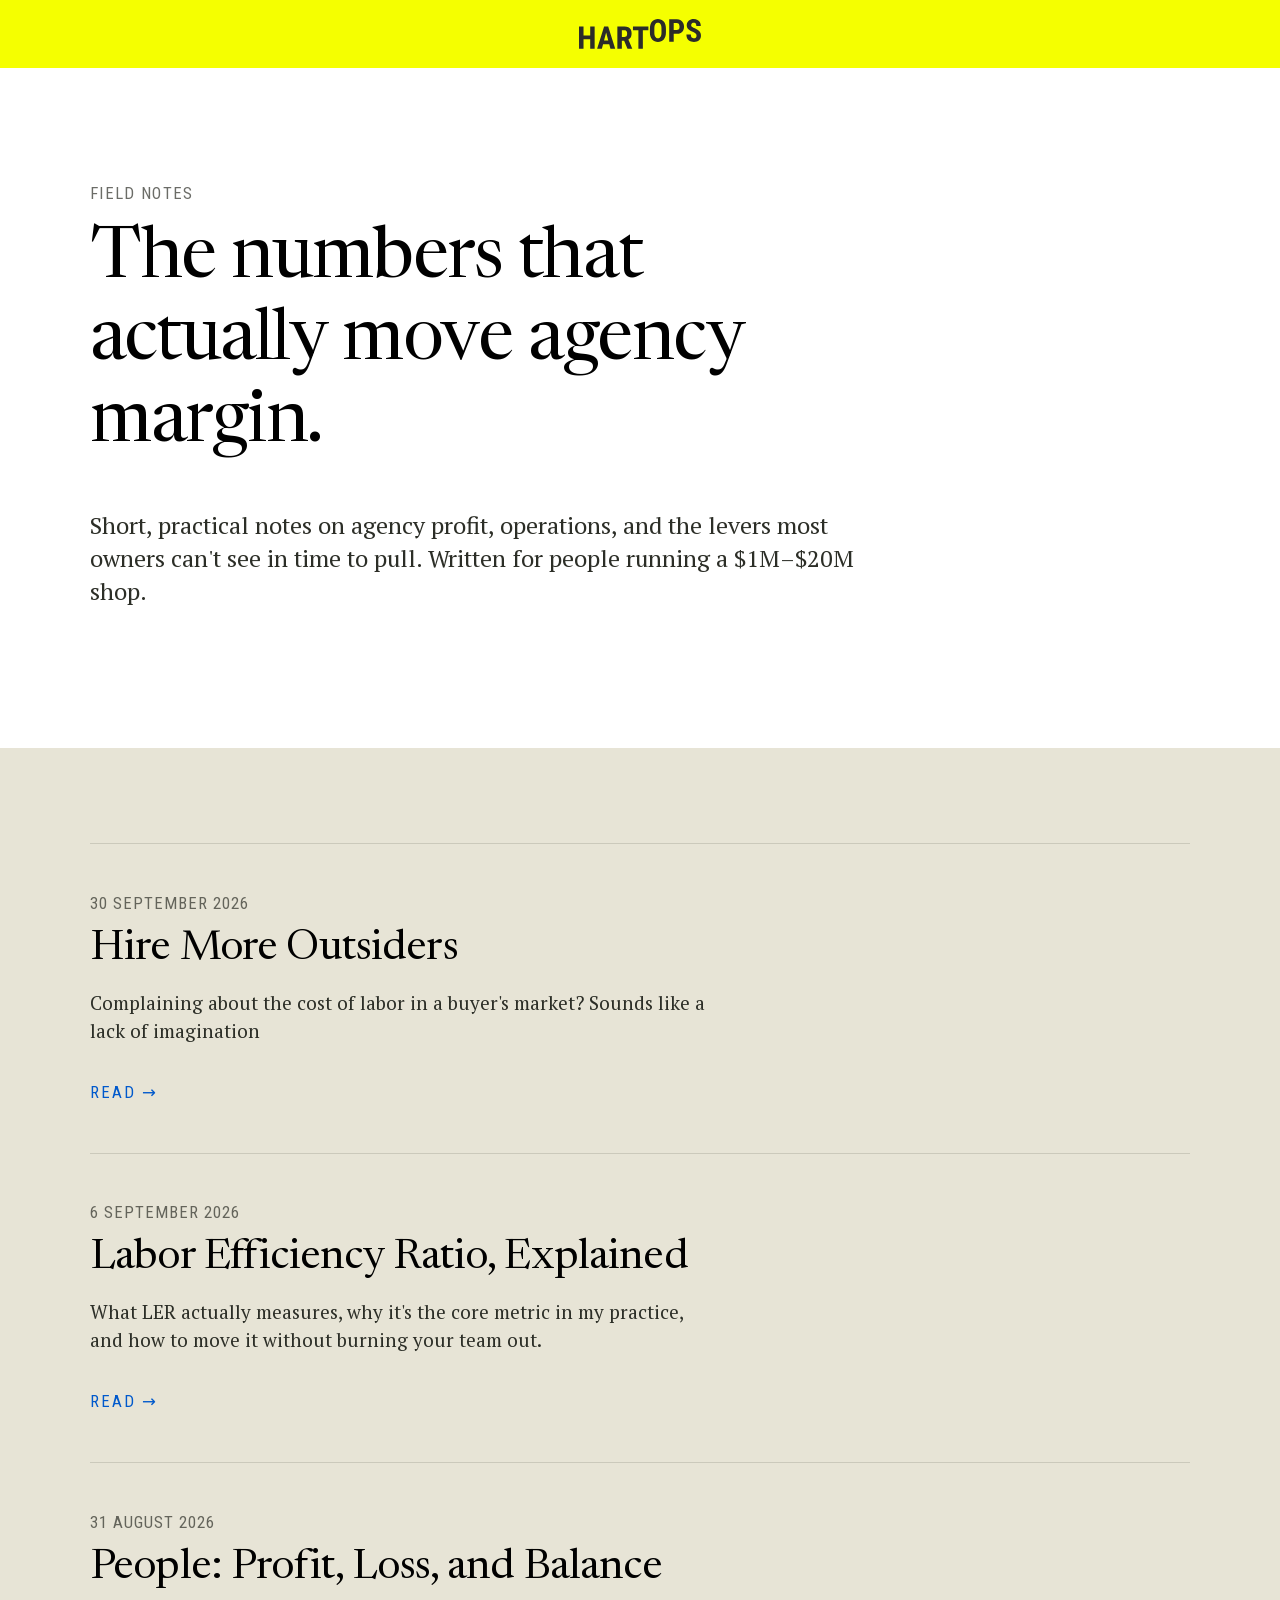
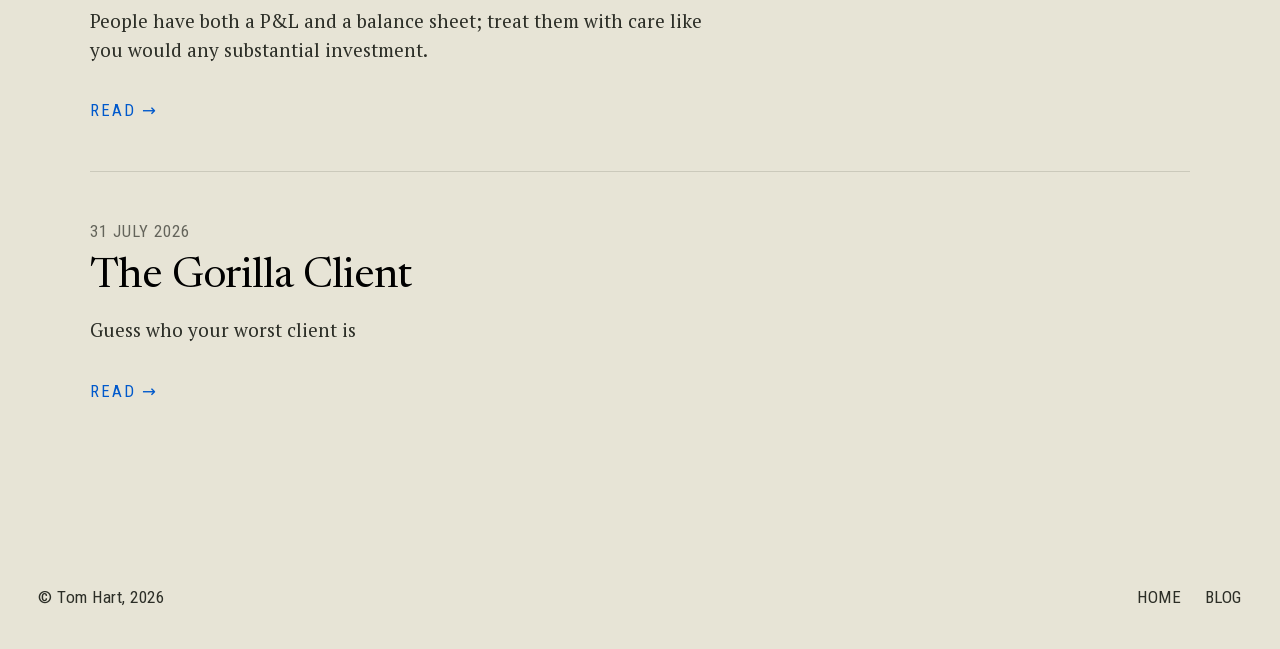
<file: blog/index.html>
<!doctype html>
<html lang="en">
<head>
<meta charset="utf-8">
<meta name="viewport" content="width=device-width, initial-scale=1">
<title>Field Notes — Hart Ops</title>
<meta name="description" content="Field notes on agency profit, operations, and the numbers that actually move margin — from Tom Hart.">
<meta name="author" content="Tom Hart">
<meta name="robots" content="index,follow,max-image-preview:large">
<meta name="theme-color" content="#047AFF">
<meta property="og:title" content="Field Notes — Hart Ops">
<meta property="og:description" content="Field notes on agency profit, operations, and the numbers that actually move margin — from Tom Hart.">
<meta property="og:type" content="website">
<meta property="og:url" content="https://hartops.com/blog/">
<meta property="og:image" content="https://hartops.com/assets/img/tom-hart.jpg">
<meta property="og:site_name" content="Hart Ops">
<link rel="canonical" href="https://hartops.com/blog/">
<link rel="icon" href="/assets/img/hart-ops-logo.svg" type="image/svg+xml">
<link rel="preload" href="/assets/fonts/pt-serif-400.woff2" as="font" type="font/woff2" crossorigin>
<link rel="preload" href="/assets/fonts/newsreader.woff2" as="font" type="font/woff2" crossorigin>
<link rel="stylesheet" href="/assets/fonts/fonts.css">
<link rel="stylesheet" href="/blog/blog.css">
<script type="application/ld+json">
{
  "@context": "https://schema.org",
  "@type": "Blog",
  "@id": "https://hartops.com/blog/#blog",
  "url": "https://hartops.com/blog/",
  "name": "Field Notes — Hart Ops",
  "description": "Field notes on agency profit, operations, and the numbers that actually move margin — from Tom Hart.",
  "inLanguage": "en",
  "isPartOf": {
    "@id": "https://hartops.com/#website"
  },
  "publisher": {
    "@id": "https://hartops.com/#hartops"
  },
  "author": {
    "@id": "https://hartops.com/#tom-hart"
  },
  "blogPost": [
    {
      "@type": "BlogPosting",
      "@id": "https://hartops.com/blog/hire-more-outsiders/#post",
      "headline": "Hire More Outsiders",
      "datePublished": "2026-09-30",
      "description": "Complaining about the cost of labor in a buyer's market? Sounds like a lack of imagination",
      "url": "https://hartops.com/blog/hire-more-outsiders/"
    },
    {
      "@type": "BlogPosting",
      "@id": "https://hartops.com/blog/labor-efficiency-ratio-explained/#post",
      "headline": "Labor Efficiency Ratio, Explained",
      "datePublished": "2026-09-06",
      "description": "What LER actually measures, why it's the core metric in my practice, and how to move it without burning your team out.",
      "url": "https://hartops.com/blog/labor-efficiency-ratio-explained/"
    },
    {
      "@type": "BlogPosting",
      "@id": "https://hartops.com/blog/people-profit-loss-and-balance/#post",
      "headline": "People: Profit, Loss, and Balance",
      "datePublished": "2026-08-31",
      "description": "People have both a P&L and a balance sheet; treat them with care like you would any substantial investment.",
      "url": "https://hartops.com/blog/people-profit-loss-and-balance/"
    },
    {
      "@type": "BlogPosting",
      "@id": "https://hartops.com/blog/the-gorilla-client/#post",
      "headline": "The Gorilla Client",
      "datePublished": "2026-07-31",
      "description": "Guess who your worst client is",
      "url": "https://hartops.com/blog/the-gorilla-client/"
    }
  ]
}
</script>
<script type="application/ld+json">
{
  "@context": "https://schema.org",
  "@type": "BreadcrumbList",
  "itemListElement": [
    {
      "@type": "ListItem",
      "position": 1,
      "name": "Home",
      "item": "https://hartops.com/"
    },
    {
      "@type": "ListItem",
      "position": 2,
      "name": "Field Notes",
      "item": "https://hartops.com/blog/"
    }
  ]
}
</script>
</head>
<body class="bg-cream">
<a class="skip-link" href="#main">Skip to main content</a>
<header class="site-header bg-canary z-50">
  <div class="px-6 md:px-8 py-4 flex justify-center">
    <a class="block max-h-[30px]" href="/" aria-label="Hart Ops home"><img class="block max-h-[30px] w-auto" src="/assets/img/hart-ops-logo.svg" alt="Hart Ops" width="122" height="30"></a>
  </div>
</header>
<main id="top">
  <section class="px-6 md:px-8 py-16 md:py-24 bg-white">
    <div class="mx-auto max-w-[1100px]">
      <p class="font-meta uppercase tracking-[0.08em] text-sm text-ink/70 mb-3">Field Notes</p>
      <h1 class="text-4xl md:text-6xl max-w-[18ch]">The numbers that actually move agency margin.</h1>
      <p class="text-lg md:text-xl max-w-[60ch] mt-4">Short, practical notes on agency profit, operations, and the levers most owners can't see in time to pull. Written for people running a $1M&ndash;$20M shop.</p>
    </div>
  </section>
  <section class="px-6 md:px-8 py-14 md:py-20">
    <div class="mx-auto max-w-[1100px]">
      <ol class="list-none p-0 m-0">
        <li>
          <article class="border-t border-ink/15 py-8 md:py-10">
            <p class="font-meta uppercase tracking-[0.06em] text-sm text-ink/70 mb-2">30 September 2026</p>
            <h2 class="text-2xl md:text-4xl mb-3 max-w-[26ch]"><a class="no-underline text-black hover:text-blue-text" href="/blog/hire-more-outsiders/">Hire More Outsiders</a></h2>
            <p class="max-w-[62ch]">Complaining about the cost of labor in a buyer's market? Sounds like a lack of imagination</p>
            <a class="inline-block mt-3 font-meta uppercase tracking-[2px] text-sm text-blue-text no-underline hover:underline" href="/blog/hire-more-outsiders/">Read &rarr;</a>
          </article>
        </li>
        <li>
          <article class="border-t border-ink/15 py-8 md:py-10">
            <p class="font-meta uppercase tracking-[0.06em] text-sm text-ink/70 mb-2">6 September 2026</p>
            <h2 class="text-2xl md:text-4xl mb-3 max-w-[26ch]"><a class="no-underline text-black hover:text-blue-text" href="/blog/labor-efficiency-ratio-explained/">Labor Efficiency Ratio, Explained</a></h2>
            <p class="max-w-[62ch]">What LER actually measures, why it's the core metric in my practice, and how to move it without burning your team out.</p>
            <a class="inline-block mt-3 font-meta uppercase tracking-[2px] text-sm text-blue-text no-underline hover:underline" href="/blog/labor-efficiency-ratio-explained/">Read &rarr;</a>
          </article>
        </li>
        <li>
          <article class="border-t border-ink/15 py-8 md:py-10">
            <p class="font-meta uppercase tracking-[0.06em] text-sm text-ink/70 mb-2">31 August 2026</p>
            <h2 class="text-2xl md:text-4xl mb-3 max-w-[26ch]"><a class="no-underline text-black hover:text-blue-text" href="/blog/people-profit-loss-and-balance/">People: Profit, Loss, and Balance</a></h2>
            <p class="max-w-[62ch]">People have both a P&amp;L and a balance sheet; treat them with care like you would any substantial investment.</p>
            <a class="inline-block mt-3 font-meta uppercase tracking-[2px] text-sm text-blue-text no-underline hover:underline" href="/blog/people-profit-loss-and-balance/">Read &rarr;</a>
          </article>
        </li>
        <li>
          <article class="border-t border-ink/15 py-8 md:py-10">
            <p class="font-meta uppercase tracking-[0.06em] text-sm text-ink/70 mb-2">31 July 2026</p>
            <h2 class="text-2xl md:text-4xl mb-3 max-w-[26ch]"><a class="no-underline text-black hover:text-blue-text" href="/blog/the-gorilla-client/">The Gorilla Client</a></h2>
            <p class="max-w-[62ch]">Guess who your worst client is</p>
            <a class="inline-block mt-3 font-meta uppercase tracking-[2px] text-sm text-blue-text no-underline hover:underline" href="/blog/the-gorilla-client/">Read &rarr;</a>
          </article>
        </li>
      </ol>
    </div>
  </section>
</main>
<footer class="py-8 font-meta text-[0.9rem] text-ink tracking-[0.03em]">
  <div class="mx-auto max-w-[1400px] px-6 md:px-8 flex flex-col gap-3 md:flex-row md:items-center md:justify-between md:flex-wrap">
    <p class="m-0">&copy; Tom Hart, <span id="year">2026</span></p>
    <ul class="list-none p-0 m-0 flex gap-5 flex-wrap uppercase">
      <li><a href="/">Home</a></li>
      <li><a href="/blog/">Blog</a></li>
    </ul>
  </div>
</footer>
<script src="/script.js" defer></script>
</body>
</html>
</file>
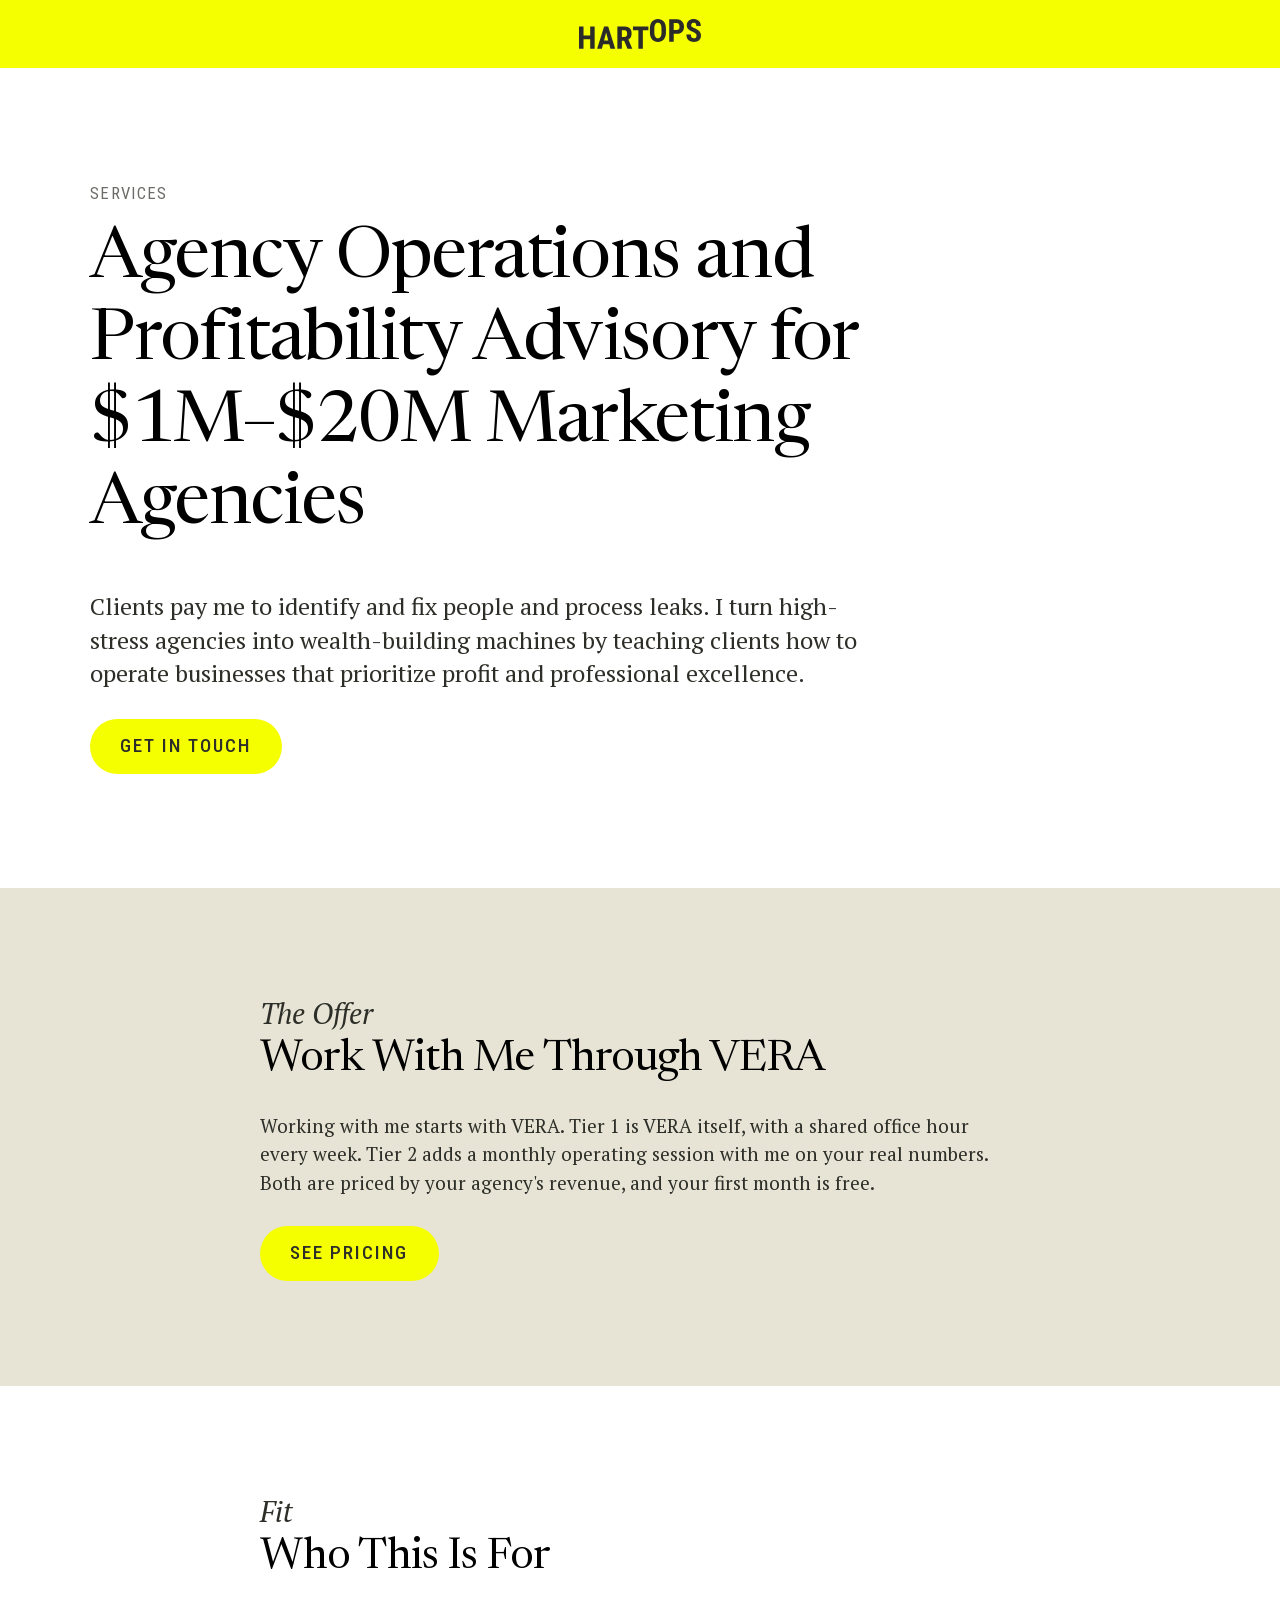
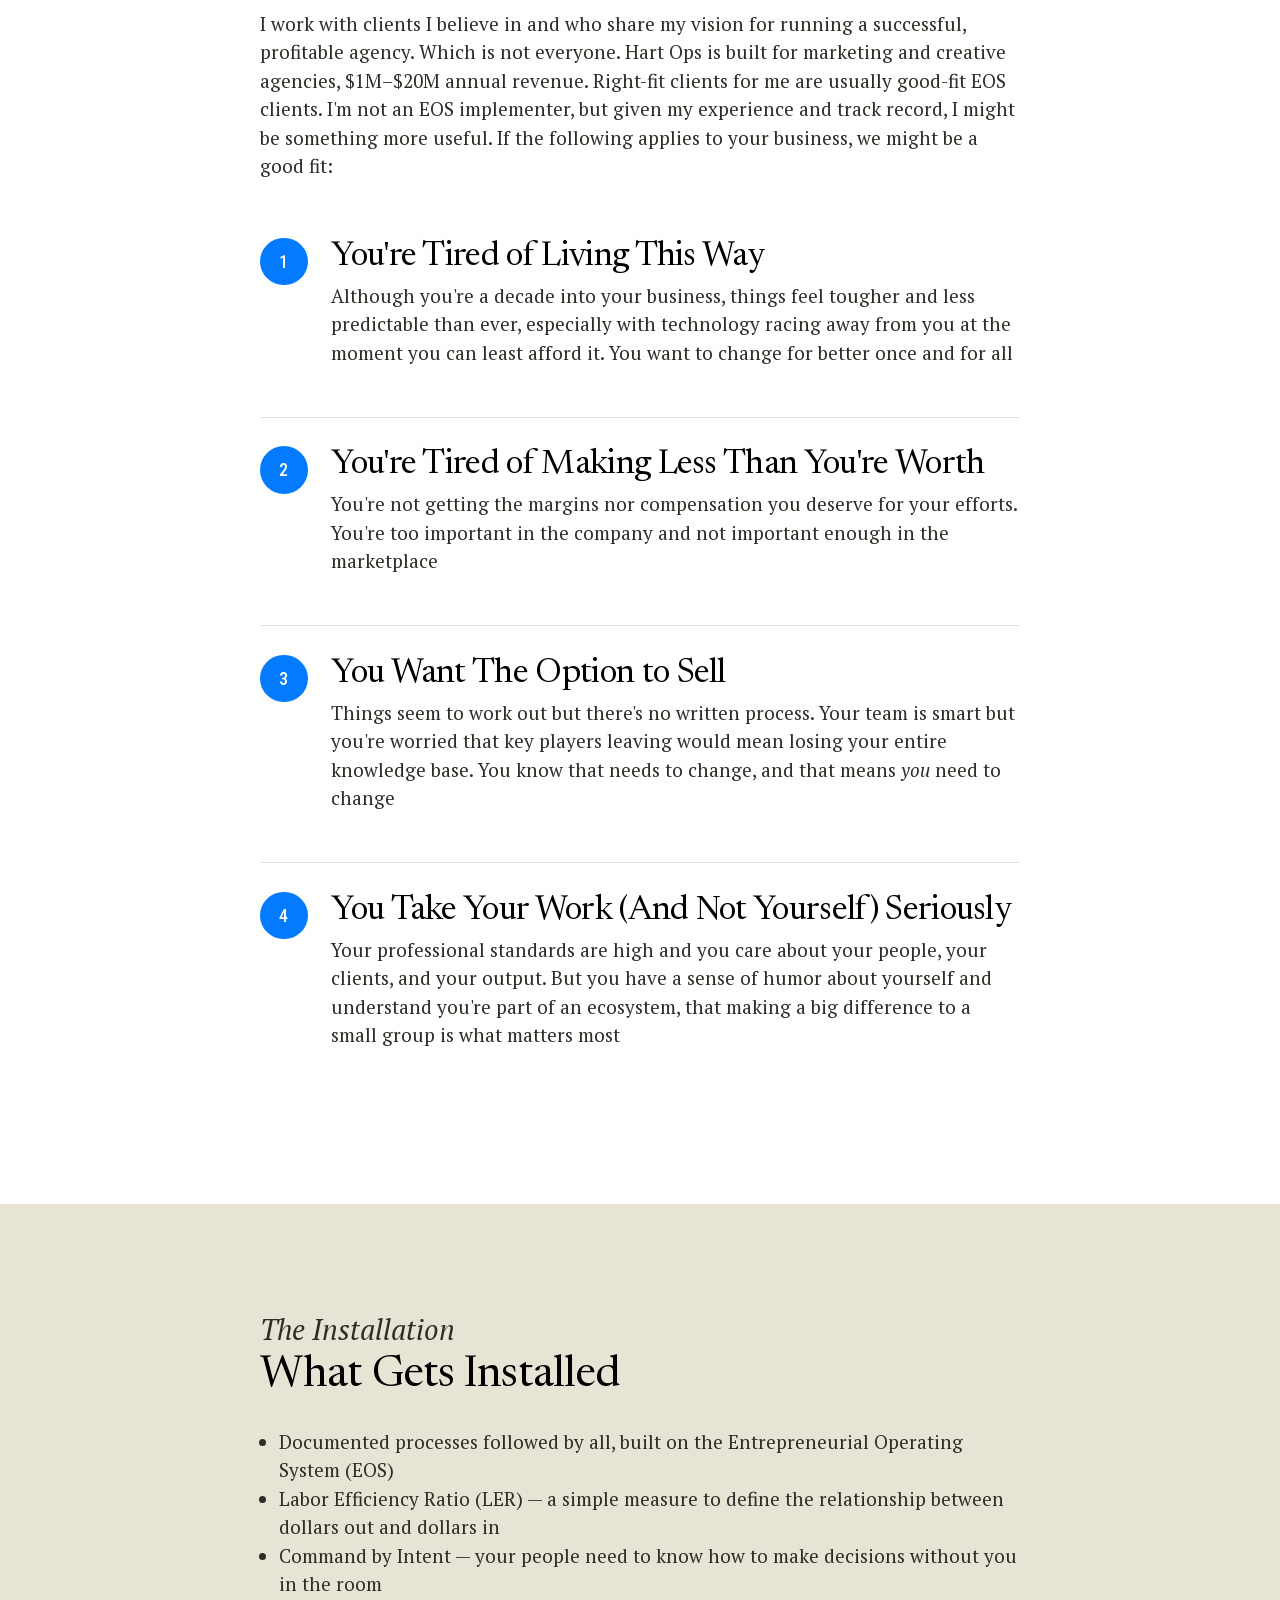
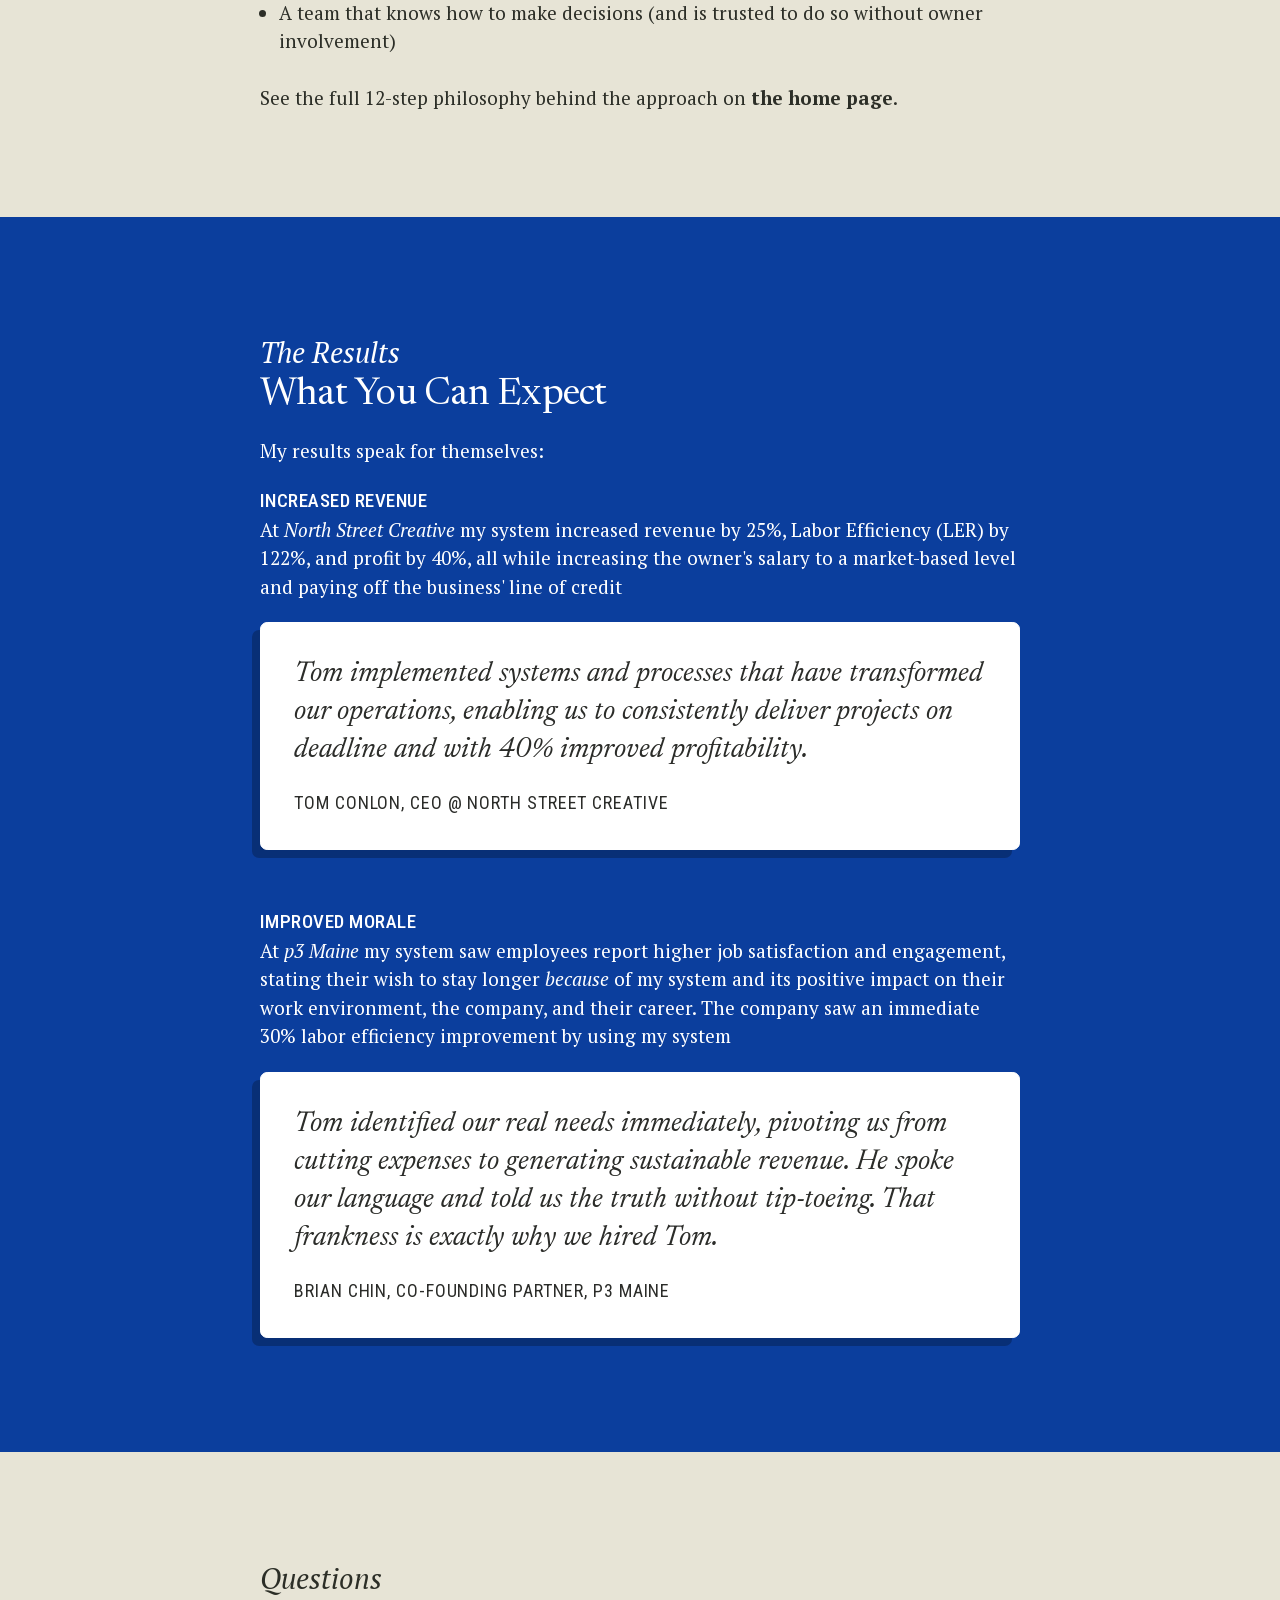
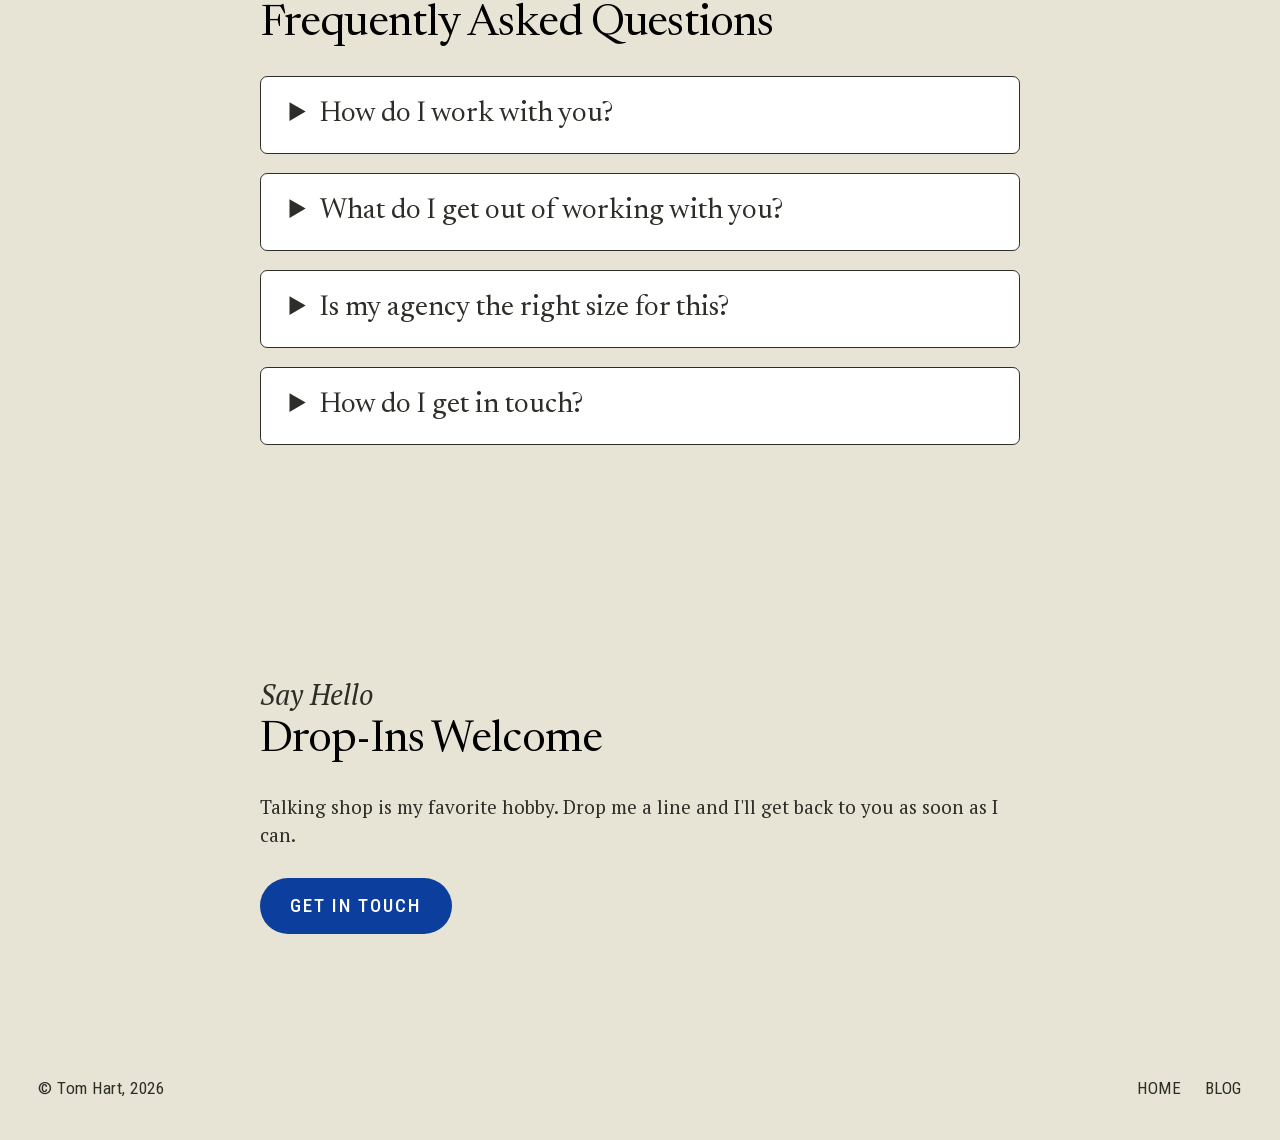
<file: services/index.html>
<!doctype html>
<html lang="en">
<head>
<meta charset="utf-8">
<meta name="viewport" content="width=device-width, initial-scale=1">
<title>Agency Operations and Profitability Advisory — Hart Ops</title>
<meta name="description" content="Agency operations and profitability advisory for $1M–$20M marketing agencies: find and fix the people and process leaks, working together through VERA.">
<meta name="author" content="Tom Hart">
<meta name="robots" content="index,follow,max-image-preview:large">
<meta name="theme-color" content="#047AFF">
<meta property="og:title" content="Agency Operations and Profitability Advisory — Hart Ops">
<meta property="og:description" content="Agency operations and profitability advisory for $1M–$20M marketing agencies: find and fix the people and process leaks, working together through VERA.">
<meta property="og:type" content="website">
<meta property="og:url" content="https://hartops.com/services/">
<meta property="og:image" content="https://hartops.com/assets/img/tom-hart.jpg">
<meta property="og:site_name" content="Hart Ops">
<link rel="canonical" href="https://hartops.com/services/">
<link rel="icon" href="/assets/img/hart-ops-logo.svg" type="image/svg+xml">
<link rel="preload" href="/assets/fonts/pt-serif-400.woff2" as="font" type="font/woff2" crossorigin>
<link rel="preload" href="/assets/fonts/newsreader.woff2" as="font" type="font/woff2" crossorigin>
<link rel="stylesheet" href="/assets/fonts/fonts.css">
<link rel="stylesheet" href="/styles.css">
<script type="application/ld+json">
{
  "@context": "https://schema.org",
  "@type": "Service",
  "@id": "https://hartops.com/services/#service",
  "name": "Agency Operations and Profitability Advisory",
  "serviceType": "Agency operations and profitability advisory",
  "description": "Profit advisory for $1M–$20M marketing agencies, delivered through VERA.",
  "provider": {
    "@id": "https://hartops.com/#hartops"
  },
  "areaServed": "Worldwide",
  "audience": {
    "@type": "BusinessAudience",
    "name": "Marketing and creative agencies, $1M–$20M annual revenue"
  },
  "url": "https://hartops.com/services/"
}
</script>
<script type="application/ld+json">
{
  "@context": "https://schema.org",
  "@type": "BreadcrumbList",
  "itemListElement": [
    {
      "@type": "ListItem",
      "position": 1,
      "name": "Home",
      "item": "https://hartops.com/"
    },
    {
      "@type": "ListItem",
      "position": 2,
      "name": "Services",
      "item": "https://hartops.com/services/"
    }
  ]
}
</script>
<script type="application/ld+json">
{
  "@context": "https://schema.org",
  "@type": "FAQPage",
  "@id": "https://hartops.com/services/#faq",
  "mainEntity": [
    {
      "@type": "Question",
      "name": "How do I work with you?",
      "acceptedAnswer": {
        "@type": "Answer",
        "text": "Working with me starts with VERA. Tier 1 is VERA itself, with a shared office hour every week. Tier 2 adds a monthly operating session with me on your real numbers. Both are priced by your agency's revenue, and your first month is free."
      }
    },
    {
      "@type": "Question",
      "name": "What do I get out of working with you?",
      "acceptedAnswer": {
        "@type": "Answer",
        "text": "What gets installed: documented processes followed by all, built on the Entrepreneurial Operating System (EOS), Labor Efficiency Ratio (LER), a simple measure to define the relationship between dollars out and dollars in, Command by Intent, so your people know how to make decisions without you in the room, and a team that knows how to make decisions (and is trusted to do so without owner involvement)."
      }
    },
    {
      "@type": "Question",
      "name": "Is my agency the right size for this?",
      "acceptedAnswer": {
        "@type": "Answer",
        "text": "Hart Ops is built for marketing and creative agencies, $1M–$20M annual revenue. I work with clients I believe in and who share my vision for running a successful, profitable agency. Which is not everyone."
      }
    },
    {
      "@type": "Question",
      "name": "How do I get in touch?",
      "acceptedAnswer": {
        "@type": "Answer",
        "text": "Talking shop is my favorite hobby. Use the Get in Touch button on this page, drop me a line, and I'll get back to you as soon as I can."
      }
    }
  ]
}
</script>
</head>
<body class="bg-cream">

<a class="skip-link" href="#top">Skip to main content</a>

<header class="site-header bg-canary z-50">
  <div class="px-6 md:px-8 py-4 flex justify-center">
    <a class="block max-h-[30px]" href="/" aria-label="Hart Ops home"><img class="block max-h-[30px] w-auto" src="/assets/img/hart-ops-logo.svg" alt="Hart Ops" width="122" height="30"></a>
  </div>
</header>

<main id="top">
  <section class="px-6 md:px-8 py-16 md:py-24 bg-white">
    <div class="mx-auto max-w-[1100px]">
      <p class="font-meta uppercase tracking-[0.08em] text-sm text-ink/70 mb-3">Services</p>
      <h1 class="text-4xl md:text-6xl max-w-[18ch]">Agency Operations and Profitability Advisory for $1M–$20M Marketing Agencies</h1>
      <p class="text-lg md:text-xl max-w-[60ch] mt-4">Clients pay me to identify and fix people and process leaks. I turn high-stress agencies into wealth-building machines by teaching clients how to operate businesses that prioritize profit and professional excellence.</p>
      <p class="mt-6 mb-0"><a class="btn" href="/#contact">Get in Touch</a></p>
    </div>
  </section>

  <section class="px-6 md:px-8 py-14 md:py-22">
    <div class="mx-auto max-w-[760px]">
      <p class="italic text-[1.5rem] m-0">The Offer</p>
      <h2 class="text-[2rem] md:text-[2.3125rem]">Work With Me Through VERA</h2>
      <p>Working with me starts with VERA. Tier 1 is VERA itself, with a shared office hour every week. Tier 2 adds a monthly operating session with me on your real numbers. Both are priced by your agency's revenue, and your first month is free.</p>
      <p class="mt-6 mb-0"><a class="btn" rel="noopener" target="_blank" href="https://getvera.site/pricing.html">See Pricing</a></p>
    </div>
  </section>

  <section class="px-6 md:px-8 py-14 md:py-22 bg-white">
    <div class="mx-auto max-w-[760px]">
      <p class="italic text-[1.5rem] m-0">Fit</p>
      <h2 class="text-[2rem] md:text-[2.3125rem]">Who This Is For</h2>
      <p>I work with clients I believe in and who share my vision for running a successful, profitable agency. Which is not everyone. Hart Ops is built for marketing and creative agencies, $1M–$20M annual revenue. Right-fit clients for me are usually good-fit EOS clients. I'm not an EOS implementer, but given my experience and track record, I might be something more useful. If the following applies to your business, we might be a good fit:</p>
      <ol class="timeline-list mt-6">
        <li>
          <h3 class="m-0 mb-1 text-[1.4rem] md:text-[1.8rem]">You're Tired of Living This Way</h3>
          <p>Although you're a decade into your business, things feel tougher and less predictable than ever, especially with technology racing away from you at the moment you can least afford it. You want to change for better once and for all</p>
        </li>
        <li>
          <h3 class="m-0 mb-1 text-[1.4rem] md:text-[1.8rem]">You're Tired of Making Less Than You're Worth</h3>
          <p>You're not getting the margins nor compensation you deserve for your efforts. You're too important in the company and not important enough in the marketplace</p>
        </li>
        <li>
          <h3 class="m-0 mb-1 text-[1.4rem] md:text-[1.8rem]">You Want The Option to Sell</h3>
          <p>Things seem to work out but there's no written process. Your team is smart but you're worried that key players leaving would mean losing your entire knowledge base. You know that needs to change, and that means <em>you</em> need to change</p>
        </li>
        <li>
          <h3 class="m-0 mb-1 text-[1.4rem] md:text-[1.8rem]">You Take Your Work (And Not Yourself) Seriously</h3>
          <p>Your professional standards are high and you care about your people, your clients, and your output. But you have a sense of humor about yourself and understand you're part of an ecosystem, that making a big difference to a small group is what matters most</p>
        </li>
      </ol>
    </div>
  </section>

  <section class="px-6 md:px-8 py-14 md:py-22">
    <div class="mx-auto max-w-[760px]">
      <p class="italic text-[1.5rem] m-0">The Installation</p>
      <h2 class="text-[2rem] md:text-[2.3125rem]">What Gets Installed</h2>
      <ul class="list-disc list-outside ml-4">
        <li>Documented processes followed by all, built on the Entrepreneurial Operating System (EOS)</li>
        <li>Labor Efficiency Ratio (LER) &mdash; a simple measure to define the relationship between dollars out and dollars in</li>
        <li>Command by Intent &mdash; your people need to know how to make decisions without you in the room</li>
        <li>A team that knows how to make decisions (and is trusted to do so without owner involvement)</li>
      </ul>
      <p class="mt-6 mb-0">See the full 12-step philosophy behind the approach on <a class="font-bold" href="/">the home page</a>.</p>
    </div>
  </section>

  <section class="theme-dark px-6 md:px-8 py-16 md:py-24">
    <div class="mx-auto max-w-[760px]">
      <p class="italic text-[1.5rem] m-0">The Results</p>
      <h2 class="text-[1.6rem] md:text-[2rem] mb-4">What You Can Expect</h2>
      <p>My results speak for themselves:</p>
      <section class="flex flex-col gap-12">
        <article>
          <p><strong class="font-meta font-medium uppercase tracking-wide">Increased Revenue</strong><br />At <em>North Street Creative</em> my system increased revenue by 25%, Labor Efficiency (LER) by 122%, and profit by 40%, all while increasing the owner's salary to a market-based level and paying off the business' line of credit</p>
          <figure class="m-0 p-7 bg-white border rounded-md shadow-[-8px_8px_0px_0px_rgba(0,0,0,.25)]">
            <blockquote class="m-0 mb-4 text-2xl font-heading italic text-[#2B2C29]"><p class="m-0">Tom implemented systems and processes that have transformed our operations, enabling us to consistently deliver projects on deadline and with 40% improved profitability.</p></blockquote>
            <figcaption class="font-meta uppercase tracking-[0.05em] text-[0.95rem] text-[#2B2C29]">Tom Conlon, CEO @ North Street Creative</figcaption>
          </figure>
        </article>
        <article>
          <p><strong class="font-meta font-medium uppercase tracking-wide">Improved Morale</strong><br />At <em>p3 Maine</em> my system saw employees report higher job satisfaction and engagement, stating their wish to stay longer <em>because</em> of my system and its positive impact on their work environment, the company, and their career. The company saw an immediate 30% labor efficiency improvement by using my system</p>
          <figure class="m-0 p-7 bg-white border rounded-md shadow-[-8px_8px_0px_0px_rgba(0,0,0,.25)]">
            <blockquote class="m-0 mb-4 text-2xl font-heading italic text-[#2B2C29]"><p class="m-0">Tom identified our real needs immediately, pivoting us from cutting expenses to generating sustainable revenue. He spoke our language and told us the truth without tip-toeing. That frankness is exactly why we hired Tom.</p></blockquote>
            <figcaption class="font-meta uppercase tracking-[0.05em] text-[0.95rem] text-[#2B2C29]">Brian Chin, Co-Founding Partner, p3 Maine</figcaption>
          </figure>
        </article>
      </section>
    </div>
  </section>

  <section class="px-6 md:px-8 py-14 md:py-22" id="faq">
    <div class="mx-auto max-w-[760px]">
      <p class="italic text-[1.5rem] m-0">Questions</p>
      <h2 class="text-[2rem] md:text-[2.3125rem]">Frequently Asked Questions</h2>
      <details class="px-6 py-4 mb-4 bg-white border rounded-md">
        <summary class="font-heading text-2xl">How do I work with you?</summary>
        <p class="mt-4 mb-0">Working with me starts with VERA. Tier 1 is VERA itself, with a shared office hour every week. Tier 2 adds a monthly operating session with me on your real numbers. Both are priced by your agency's revenue, and your first month is free.</p>
      </details>
      <details class="px-6 py-4 mb-4 bg-white border rounded-md">
        <summary class="font-heading text-2xl">What do I get out of working with you?</summary>
        <p class="mt-4 mb-0">What gets installed: documented processes followed by all, built on the Entrepreneurial Operating System (EOS), Labor Efficiency Ratio (LER), a simple measure to define the relationship between dollars out and dollars in, Command by Intent, so your people know how to make decisions without you in the room, and a team that knows how to make decisions (and is trusted to do so without owner involvement).</p>
      </details>
      <details class="px-6 py-4 mb-4 bg-white border rounded-md">
        <summary class="font-heading text-2xl">Is my agency the right size for this?</summary>
        <p class="mt-4 mb-0">Hart Ops is built for marketing and creative agencies, $1M–$20M annual revenue. I work with clients I believe in and who share my vision for running a successful, profitable agency. Which is not everyone.</p>
      </details>
      <details class="px-6 py-4 mb-4 bg-white border rounded-md">
        <summary class="font-heading text-2xl">How do I get in touch?</summary>
        <p class="mt-4 mb-0">Talking shop is my favorite hobby. Use the Get in Touch button on this page, drop me a line, and I'll get back to you as soon as I can.</p>
      </details>
    </div>
  </section>

  <section class="px-6 md:px-8 py-14 md:py-22 theme-mid">
    <div class="mx-auto max-w-[760px]">
      <p class="italic text-[1.5rem] m-0">Say Hello</p>
      <h2 class="text-[2rem] md:text-[2.3125rem]">Drop-Ins Welcome</h2>
      <p>Talking shop is my favorite hobby. Drop me a line and I'll get back to you as soon as I can.</p>
      <p class="mt-6 mb-0"><a class="btn" href="/#contact">Get in Touch</a></p>
    </div>
  </section>

</main>

<footer class="py-8 font-meta text-[0.9rem] text-ink tracking-[0.03em]">
  <div class="mx-auto max-w-[1400px] px-6 md:px-8 flex flex-col gap-3 md:flex-row md:items-center md:justify-between md:flex-wrap">
    <p class="m-0">&copy; Tom Hart, <span id="year">2026</span></p>
    <ul class="list-none p-0 m-0 flex gap-5 flex-wrap uppercase">
      <li><a href="/">Home</a></li>
      <li><a href="/blog/">Blog</a></li>
    </ul>
  </div>
</footer>

<script src="/script.js" defer></script>
</body>
</html>
</file>
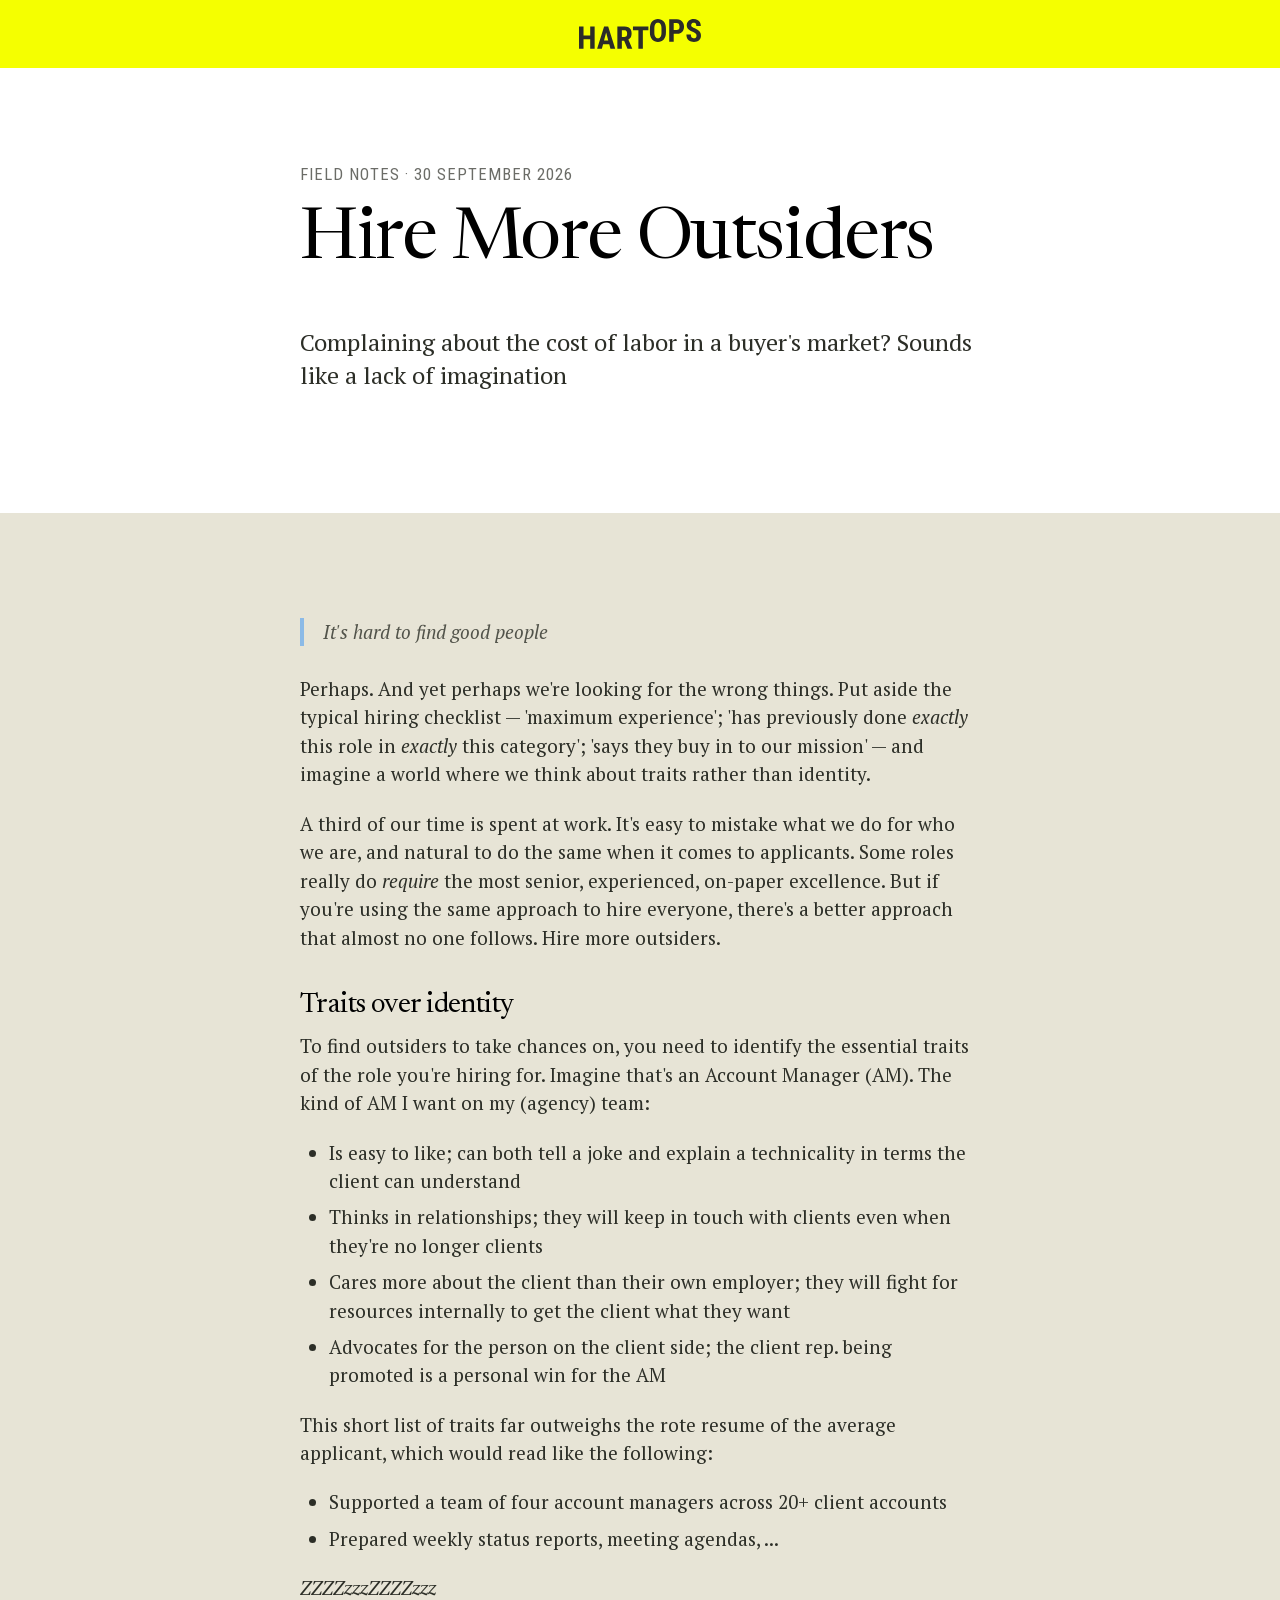
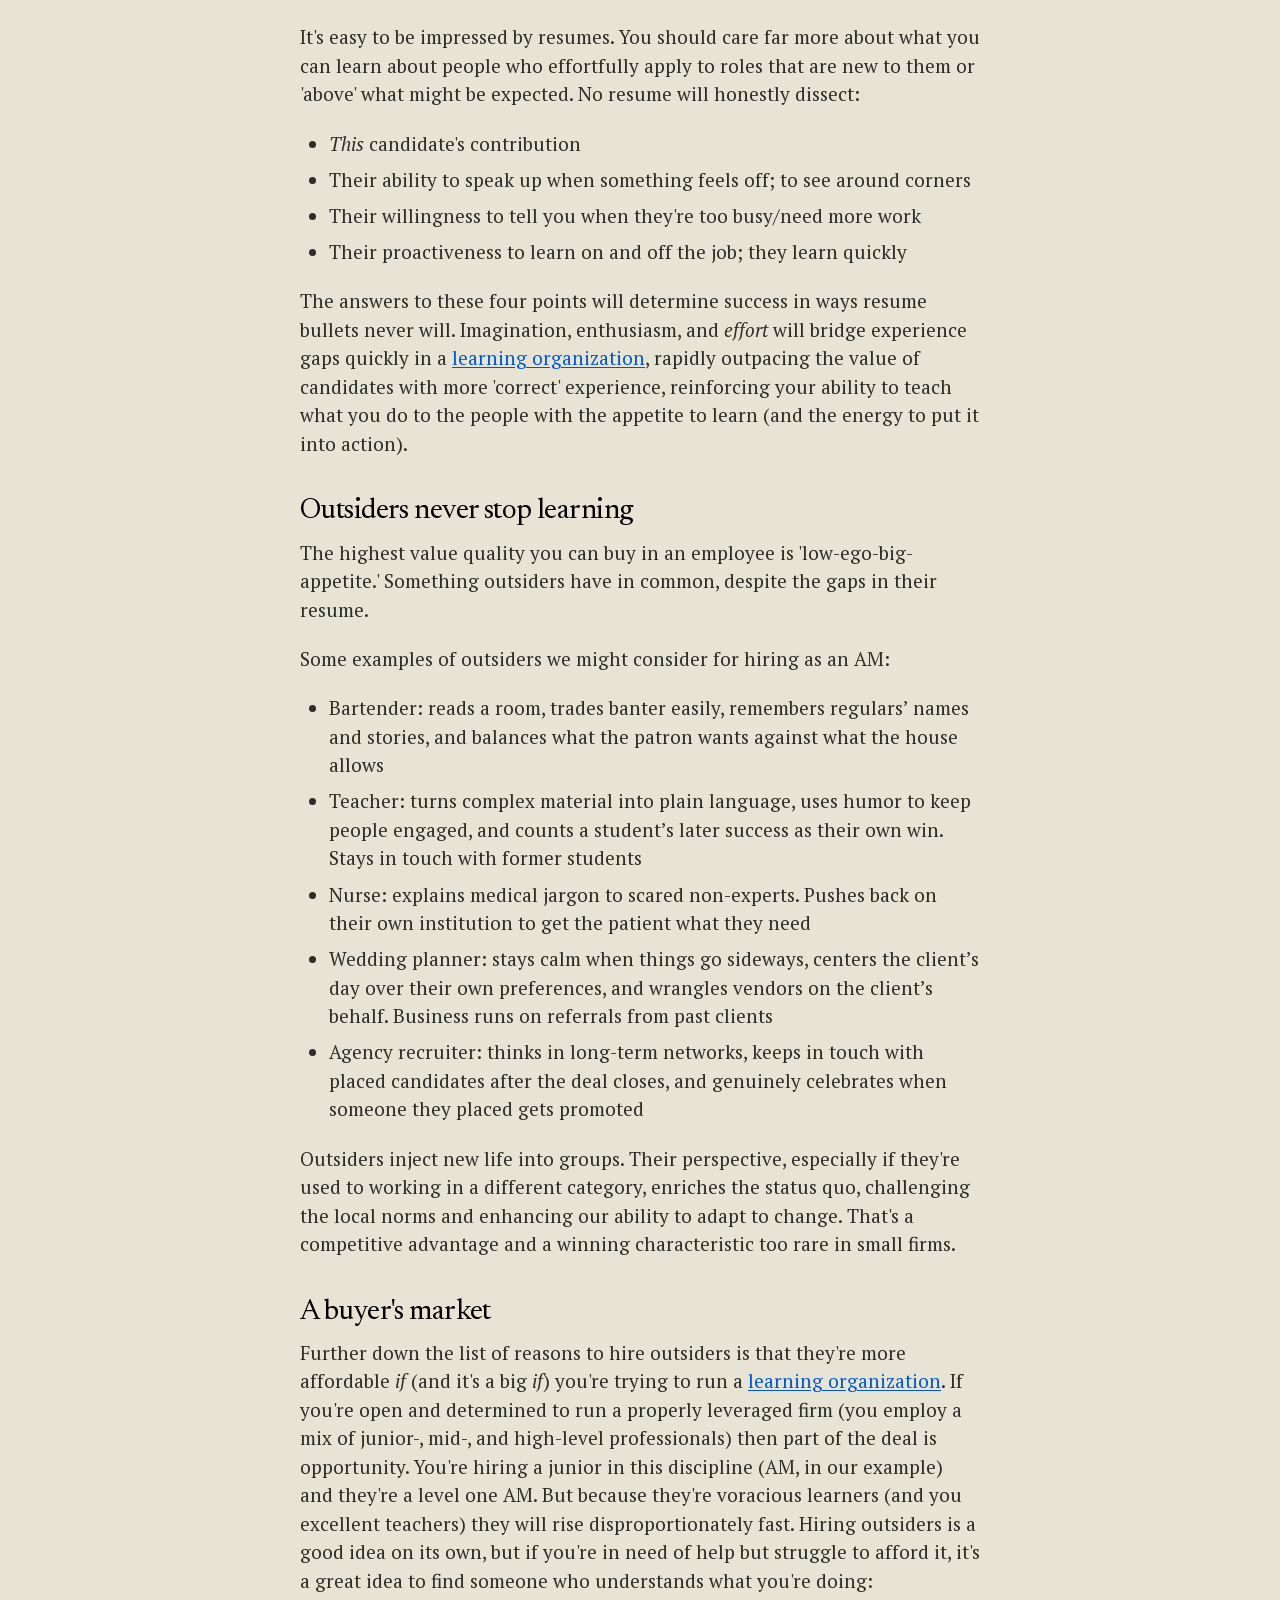
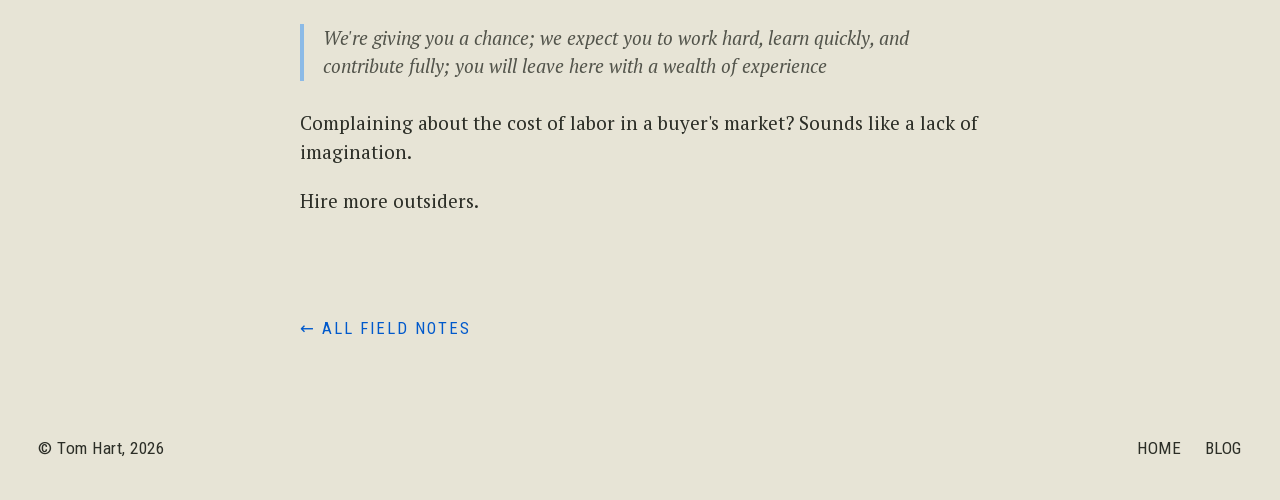
<file: blog/hire-more-outsiders/index.html>
<!doctype html>
<html lang="en">
<head>
<meta charset="utf-8">
<meta name="viewport" content="width=device-width, initial-scale=1">
<title>Hire More Outsiders — Hart Ops</title>
<meta name="description" content="Complaining about the cost of labor in a buyer's market? Sounds like a lack of imagination">
<meta name="author" content="Tom Hart">
<meta name="robots" content="index,follow,max-image-preview:large">
<meta name="theme-color" content="#047AFF">
<meta property="og:title" content="Hire More Outsiders — Hart Ops">
<meta property="og:description" content="Complaining about the cost of labor in a buyer's market? Sounds like a lack of imagination">
<meta property="og:type" content="article">
<meta property="og:url" content="https://hartops.com/blog/hire-more-outsiders/">
<meta property="og:image" content="https://hartops.com/assets/img/tom-hart.jpg">
<meta property="og:site_name" content="Hart Ops">
<link rel="canonical" href="https://hartops.com/blog/hire-more-outsiders/">
<link rel="icon" href="/assets/img/hart-ops-logo.svg" type="image/svg+xml">
<link rel="preload" href="/assets/fonts/pt-serif-400.woff2" as="font" type="font/woff2" crossorigin>
<link rel="preload" href="/assets/fonts/newsreader.woff2" as="font" type="font/woff2" crossorigin>
<link rel="stylesheet" href="/assets/fonts/fonts.css">
<link rel="stylesheet" href="/blog/blog.css">
<script type="application/ld+json">
{
  "@context": "https://schema.org",
  "@type": "BlogPosting",
  "headline": "Hire More Outsiders",
  "datePublished": "2026-09-30",
  "dateModified": "2026-09-30",
  "description": "Complaining about the cost of labor in a buyer's market? Sounds like a lack of imagination",
  "image": "https://hartops.com/assets/img/tom-hart.jpg",
  "author": {
    "@type": "Person",
    "@id": "https://hartops.com/#tom-hart",
    "name": "Tom Hart",
    "url": "https://hartops.com/"
  },
  "publisher": {
    "@type": "Organization",
    "name": "Hart Ops",
    "logo": {
      "@type": "ImageObject",
      "url": "https://hartops.com/assets/img/hart-ops-logo.svg"
    }
  },
  "mainEntityOfPage": "https://hartops.com/blog/hire-more-outsiders/"
}
</script>
<script type="application/ld+json">
{
  "@context": "https://schema.org",
  "@type": "BreadcrumbList",
  "itemListElement": [
    {
      "@type": "ListItem",
      "position": 1,
      "name": "Home",
      "item": "https://hartops.com/"
    },
    {
      "@type": "ListItem",
      "position": 2,
      "name": "Field Notes",
      "item": "https://hartops.com/blog/"
    },
    {
      "@type": "ListItem",
      "position": 3,
      "name": "Hire More Outsiders",
      "item": "https://hartops.com/blog/hire-more-outsiders/"
    }
  ]
}
</script>
</head>
<body class="bg-cream">
<a class="skip-link" href="#main">Skip to main content</a>
<header class="site-header bg-canary z-50">
  <div class="px-6 md:px-8 py-4 flex justify-center">
    <a class="block max-h-[30px]" href="/" aria-label="Hart Ops home"><img class="block max-h-[30px] w-auto" src="/assets/img/hart-ops-logo.svg" alt="Hart Ops" width="122" height="30"></a>
  </div>
</header>
<main id="main">
  <article>
    <header class="px-6 md:px-8 py-14 md:py-20 bg-white">
      <div class="mx-auto max-w-[68ch]">
        <p class="font-meta uppercase tracking-[0.06em] text-sm text-ink/70 mb-3"><a class="text-ink/70 no-underline hover:text-blue-text" href="/blog/">Field Notes</a> &middot; 30 September 2026</p>
        <h1 class="text-4xl md:text-6xl">Hire More Outsiders</h1>
        <p class="text-lg md:text-xl mt-4">Complaining about the cost of labor in a buyer's market? Sounds like a lack of imagination</p>
      </div>
    </header>
    <div class="px-6 md:px-8 py-12 md:py-16">
      <div class="post-body mx-auto max-w-[68ch]">
<blockquote>
<p>It&#39;s hard to find good people</p>
</blockquote>
<p>Perhaps. And yet perhaps we&#39;re looking for the wrong things. Put aside the typical hiring checklist — &#39;maximum experience&#39;; &#39;has previously done <em>exactly</em> this role in <em>exactly</em> this category&#39;; &#39;says they buy in to our mission&#39; — and imagine a world where we think about traits rather than identity. </p>
<p>A third of our time is spent at work. It&#39;s easy to mistake what we do for who we are, and natural to do the same when it comes to applicants. Some roles really do <em>require</em> the most senior, experienced, on-paper excellence. But if you&#39;re using the same approach to hire everyone, there&#39;s a better approach that almost no one follows. Hire more outsiders. </p>
<h3>Traits over identity</h3>
<p>To find outsiders to take chances on, you need to identify the essential traits of the role you&#39;re hiring for. Imagine that&#39;s an Account Manager (AM). The kind of AM I want on my (agency) team: </p>
<ul>
<li>Is easy to like; can both tell a joke and explain a technicality in terms the client can understand</li>
<li>Thinks in relationships; they will keep in touch with clients even when they&#39;re no longer clients</li>
<li>Cares more about the client than their own employer; they will fight for resources internally to get the client what they want</li>
<li>Advocates for the person on the client side; the client rep. being promoted is a personal win for the AM</li>
</ul>
<p>This short list of traits far outweighs the rote resume of the average applicant, which would read like the following: </p>
<ul>
<li>Supported a team of four account managers across 20+ client accounts</li>
<li>Prepared weekly status reports, meeting agendas, ...</li>
</ul>
<p><em>ZZZZzzzZZZZzzz</em></p>
<p>It&#39;s easy to be impressed by resumes. You should care far more about what you can learn about people who effortfully apply to roles that are new to them or &#39;above&#39; what might be expected. No resume will honestly dissect: </p>
<ul>
<li><em>This</em> candidate&#39;s contribution</li>
<li>Their ability to speak up when something feels off; to see around corners</li>
<li>Their willingness to tell you when they&#39;re too busy/need more work</li>
<li>Their proactiveness to learn on and off the job; they learn quickly</li>
</ul>
<p>The answers to these four points will determine success in ways resume bullets never will. Imagination, enthusiasm, and <em>effort</em> will bridge experience gaps quickly in a <a href="https://en.wikipedia.org/wiki/Learning_organization">learning organization</a>, rapidly outpacing the value of candidates with more &#39;correct&#39; experience, reinforcing your ability to teach what you do to the people with the appetite to learn (and the energy to put it into action). </p>
<h3>Outsiders never stop learning</h3>
<p>The highest value quality you can buy in an employee is &#39;low-ego-big-appetite.&#39; Something outsiders have in common, despite the gaps in their resume. </p>
<p>Some examples of outsiders we might consider for hiring as an AM: </p>
<ul>
<li>Bartender: reads a room, trades banter easily, remembers regulars’ names and stories, and balances what the patron wants against what the house allows</li>
<li>Teacher: turns complex material into plain language, uses humor to keep people engaged, and counts a student’s later success as their own win. Stays in touch with former students</li>
<li>Nurse: explains medical jargon to scared non-experts. Pushes back on their own institution to get the patient what they need</li>
<li>Wedding planner: stays calm when things go sideways, centers the client’s day over their own preferences, and wrangles vendors on the client’s behalf. Business runs on referrals from past clients</li>
<li>Agency recruiter: thinks in long-term networks, keeps in touch with placed candidates after the deal closes, and genuinely celebrates when someone they placed gets promoted</li>
</ul>
<p>Outsiders inject new life into groups. Their perspective, especially if they&#39;re used to working in a different category, enriches the status quo, challenging the local norms and enhancing our ability to adapt to change. That&#39;s a competitive advantage and a winning characteristic too rare in small firms. </p>
<h3>A buyer&#39;s market</h3>
<p>Further down the list of reasons to hire outsiders is that they&#39;re more affordable <em>if</em> (and it&#39;s a big <em>if</em>) you&#39;re trying to run a <a href="https://en.wikipedia.org/wiki/Learning_organization">learning organization</a>. If you&#39;re open and determined to run a properly leveraged firm (you employ a mix of junior-, mid-, and high-level professionals) then part of the deal is opportunity. You&#39;re hiring a junior in this discipline (AM, in our example) and they&#39;re a level one AM. But because they&#39;re voracious learners (and you excellent teachers) they will rise disproportionately fast. Hiring outsiders is a good idea on its own, but if you&#39;re in need of help but struggle to afford it, it&#39;s a great idea to find someone who understands what you&#39;re doing: </p>
<blockquote>
<p>We&#39;re giving you a chance; we expect you to work hard, learn quickly, and contribute fully; you will leave here with a wealth of experience</p>
</blockquote>
<p>Complaining about the cost of labor in a buyer&#39;s market? Sounds like a lack of imagination. </p>
<p>Hire more outsiders.</p>
      </div>
    </div>
    <div class="px-6 md:px-8 pb-12">
      <div class="mx-auto max-w-[68ch]">
        <a class="font-meta uppercase tracking-[2px] text-sm text-blue-text no-underline hover:underline" href="/blog/">&larr; All field notes</a>
      </div>
    </div>
  </article>
</main>
<footer class="py-8 font-meta text-[0.9rem] text-ink tracking-[0.03em]">
  <div class="mx-auto max-w-[1400px] px-6 md:px-8 flex flex-col gap-3 md:flex-row md:items-center md:justify-between md:flex-wrap">
    <p class="m-0">&copy; Tom Hart, <span id="year">2026</span></p>
    <ul class="list-none p-0 m-0 flex gap-5 flex-wrap uppercase">
      <li><a href="/">Home</a></li>
      <li><a href="/blog/">Blog</a></li>
    </ul>
  </div>
</footer>
<script src="/script.js" defer></script>
</body>
</html>
</file>
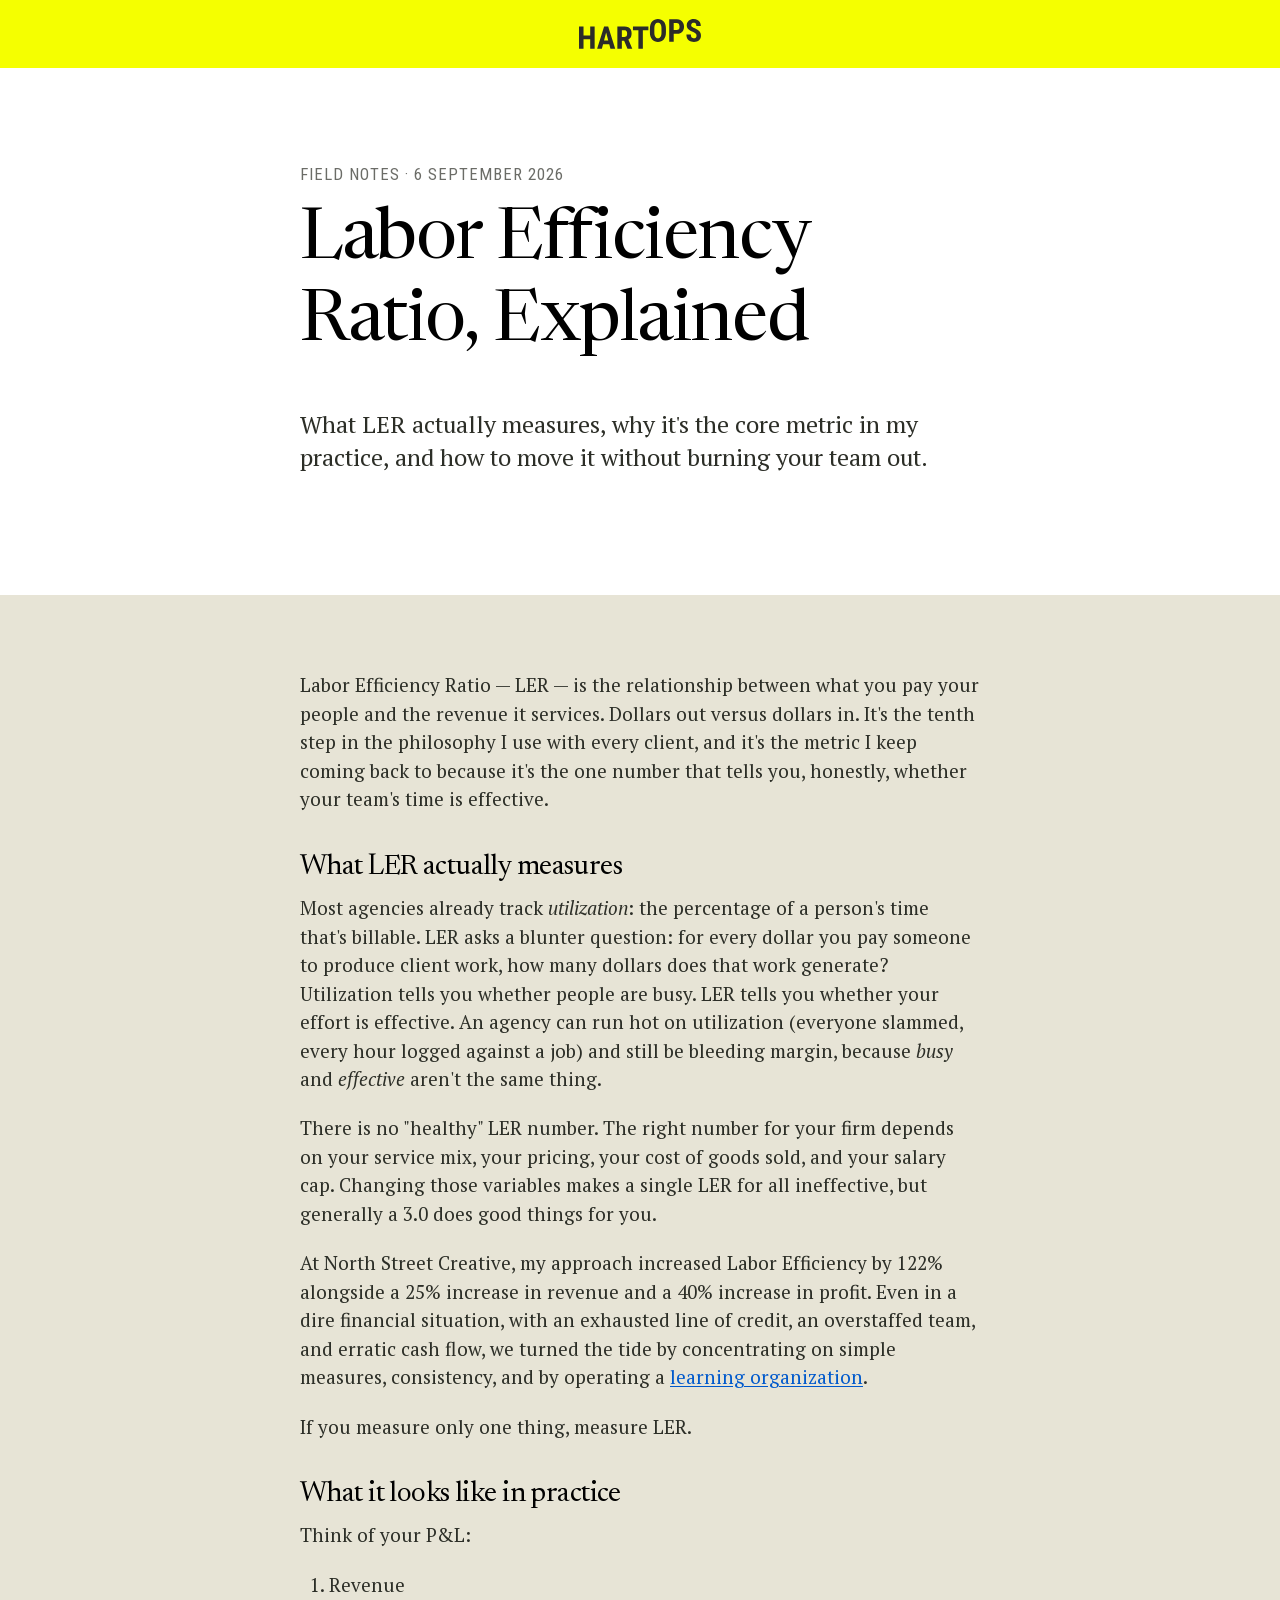
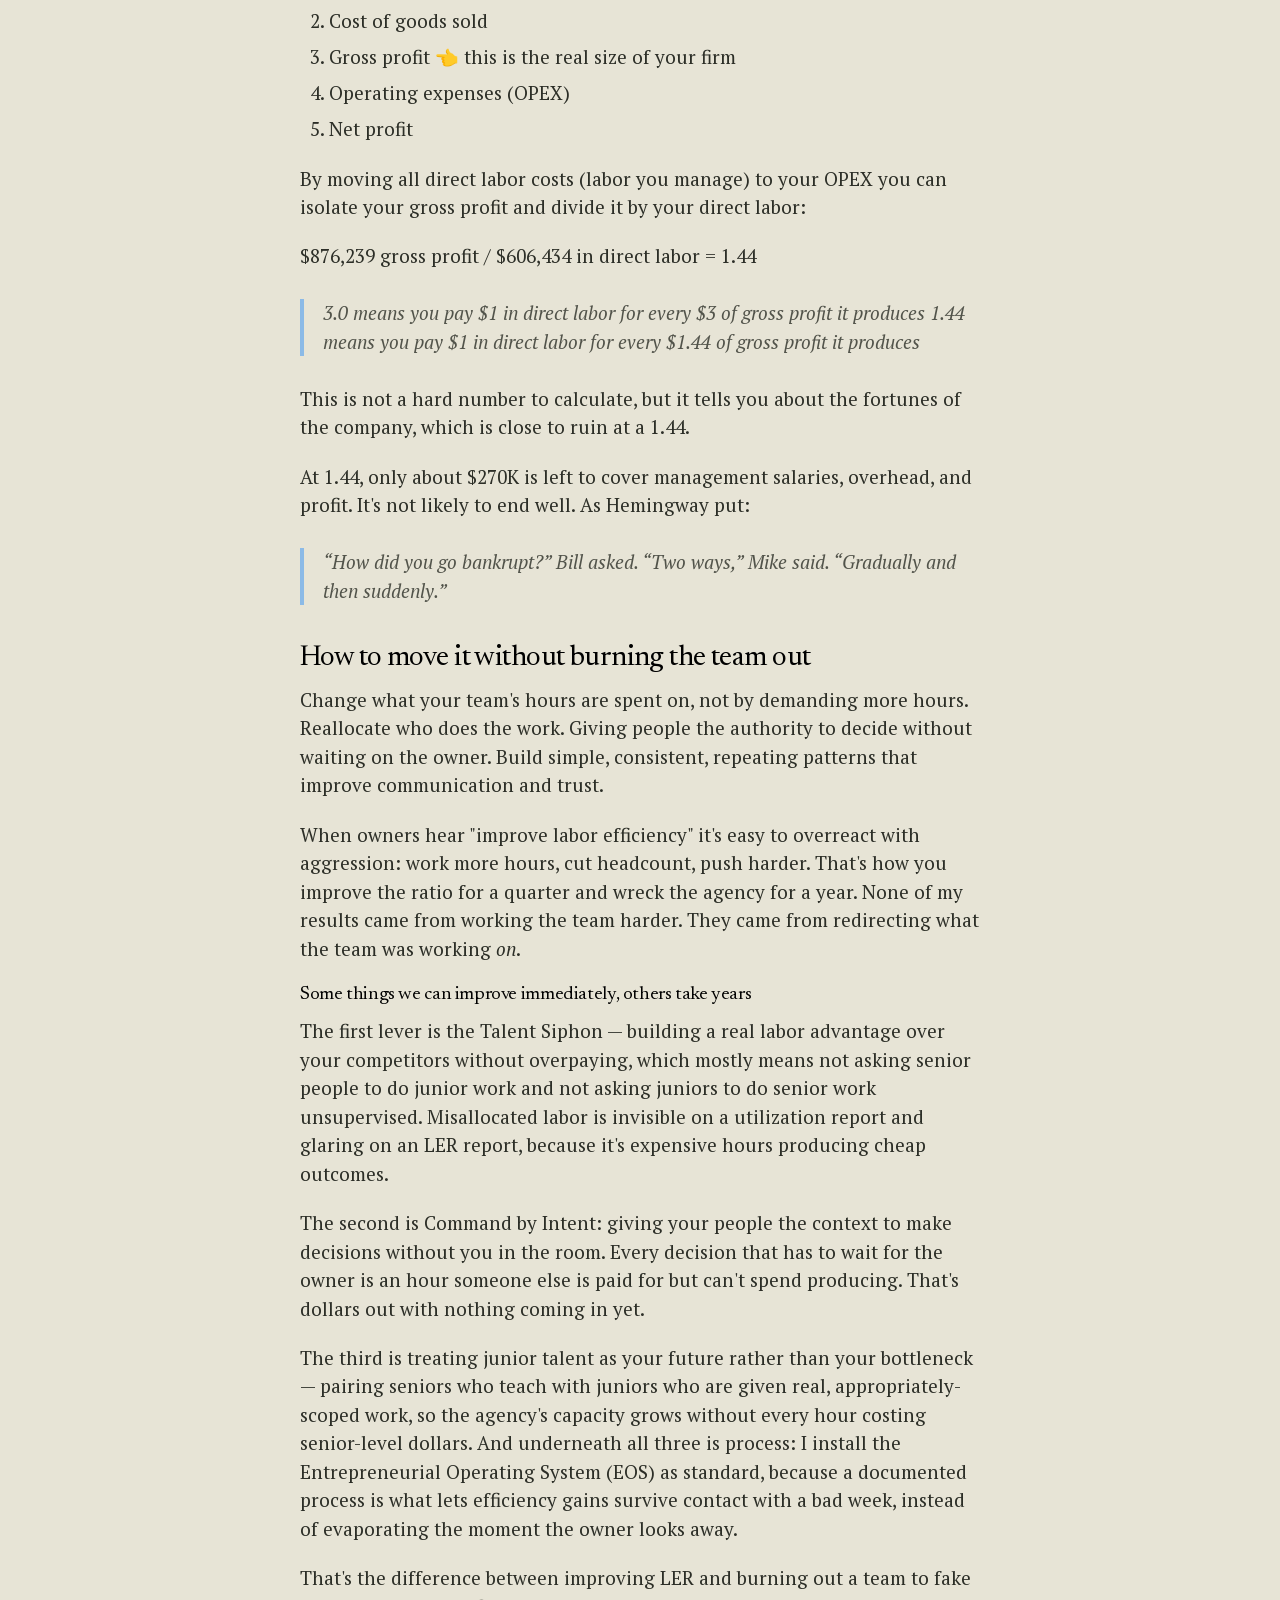
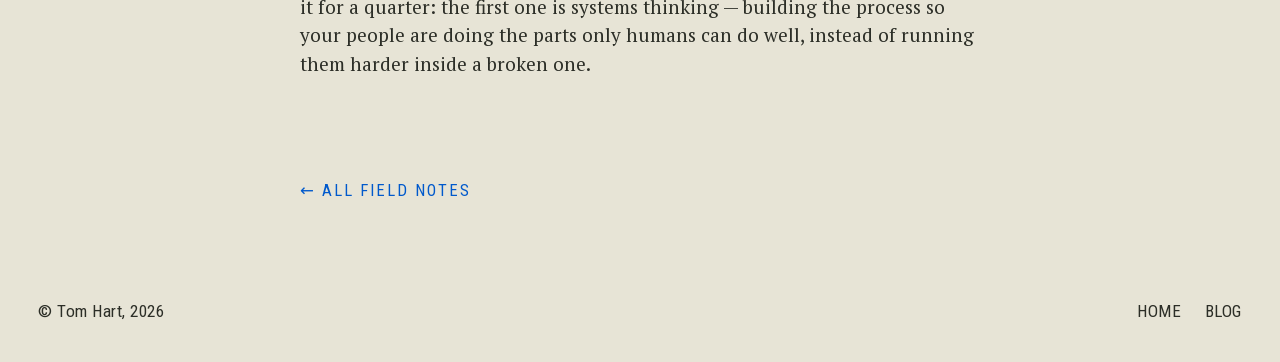
<file: blog/labor-efficiency-ratio-explained/index.html>
<!doctype html>
<html lang="en">
<head>
<meta charset="utf-8">
<meta name="viewport" content="width=device-width, initial-scale=1">
<title>Labor Efficiency Ratio, Explained — Hart Ops</title>
<meta name="description" content="What LER actually measures, why it's the core metric in my practice, and how to move it without burning your team out.">
<meta name="author" content="Tom Hart">
<meta name="robots" content="index,follow,max-image-preview:large">
<meta name="theme-color" content="#047AFF">
<meta property="og:title" content="Labor Efficiency Ratio, Explained — Hart Ops">
<meta property="og:description" content="What LER actually measures, why it's the core metric in my practice, and how to move it without burning your team out.">
<meta property="og:type" content="article">
<meta property="og:url" content="https://hartops.com/blog/labor-efficiency-ratio-explained/">
<meta property="og:image" content="https://hartops.com/assets/img/tom-hart.jpg">
<meta property="og:site_name" content="Hart Ops">
<link rel="canonical" href="https://hartops.com/blog/labor-efficiency-ratio-explained/">
<link rel="icon" href="/assets/img/hart-ops-logo.svg" type="image/svg+xml">
<link rel="preload" href="/assets/fonts/pt-serif-400.woff2" as="font" type="font/woff2" crossorigin>
<link rel="preload" href="/assets/fonts/newsreader.woff2" as="font" type="font/woff2" crossorigin>
<link rel="stylesheet" href="/assets/fonts/fonts.css">
<link rel="stylesheet" href="/blog/blog.css">
<script type="application/ld+json">
{
  "@context": "https://schema.org",
  "@type": "BlogPosting",
  "headline": "Labor Efficiency Ratio, Explained",
  "datePublished": "2026-09-06",
  "dateModified": "2026-09-06",
  "description": "What LER actually measures, why it's the core metric in my practice, and how to move it without burning your team out.",
  "image": "https://hartops.com/assets/img/tom-hart.jpg",
  "author": {
    "@type": "Person",
    "@id": "https://hartops.com/#tom-hart",
    "name": "Tom Hart",
    "url": "https://hartops.com/"
  },
  "publisher": {
    "@type": "Organization",
    "name": "Hart Ops",
    "logo": {
      "@type": "ImageObject",
      "url": "https://hartops.com/assets/img/hart-ops-logo.svg"
    }
  },
  "mainEntityOfPage": "https://hartops.com/blog/labor-efficiency-ratio-explained/"
}
</script>
<script type="application/ld+json">
{
  "@context": "https://schema.org",
  "@type": "BreadcrumbList",
  "itemListElement": [
    {
      "@type": "ListItem",
      "position": 1,
      "name": "Home",
      "item": "https://hartops.com/"
    },
    {
      "@type": "ListItem",
      "position": 2,
      "name": "Field Notes",
      "item": "https://hartops.com/blog/"
    },
    {
      "@type": "ListItem",
      "position": 3,
      "name": "Labor Efficiency Ratio, Explained",
      "item": "https://hartops.com/blog/labor-efficiency-ratio-explained/"
    }
  ]
}
</script>
</head>
<body class="bg-cream">
<a class="skip-link" href="#main">Skip to main content</a>
<header class="site-header bg-canary z-50">
  <div class="px-6 md:px-8 py-4 flex justify-center">
    <a class="block max-h-[30px]" href="/" aria-label="Hart Ops home"><img class="block max-h-[30px] w-auto" src="/assets/img/hart-ops-logo.svg" alt="Hart Ops" width="122" height="30"></a>
  </div>
</header>
<main id="main">
  <article>
    <header class="px-6 md:px-8 py-14 md:py-20 bg-white">
      <div class="mx-auto max-w-[68ch]">
        <p class="font-meta uppercase tracking-[0.06em] text-sm text-ink/70 mb-3"><a class="text-ink/70 no-underline hover:text-blue-text" href="/blog/">Field Notes</a> &middot; 6 September 2026</p>
        <h1 class="text-4xl md:text-6xl">Labor Efficiency Ratio, Explained</h1>
        <p class="text-lg md:text-xl mt-4">What LER actually measures, why it's the core metric in my practice, and how to move it without burning your team out.</p>
      </div>
    </header>
    <div class="px-6 md:px-8 py-12 md:py-16">
      <div class="post-body mx-auto max-w-[68ch]">
<p>Labor Efficiency Ratio — LER — is the relationship between what you pay your people and the revenue it services. Dollars out versus dollars in. It&#39;s the tenth step in the philosophy I use with every client, and it&#39;s the metric I keep coming back to because it&#39;s the one number that tells you, honestly, whether your team&#39;s time is effective. </p>
<h3>What LER actually measures</h3>
<p>Most agencies already track <em>utilization</em>: the percentage of a person&#39;s time that&#39;s billable. LER asks a blunter question: for every dollar you pay someone to produce client work, how many dollars does that work generate? Utilization tells you whether people are busy. LER tells you whether your effort is effective. An agency can run hot on utilization (everyone slammed, every hour logged against a job) and still be bleeding margin, because <em>busy</em> and <em>effective</em> aren&#39;t the same thing.</p>
<p>There is no &quot;healthy&quot; LER number. The right number for your firm depends on your service mix, your pricing, your cost of goods sold, and your salary cap. Changing those variables makes a single LER for all ineffective, but generally a 3.0 does good things for you. </p>
<p>At North Street Creative, my approach increased Labor Efficiency by 122% alongside a 25% increase in revenue and a 40% increase in profit. Even in a dire financial situation, with an exhausted line of credit, an overstaffed team, and erratic cash flow, we turned the tide by concentrating on simple measures, consistency, and by operating a <a href="https://en.wikipedia.org/wiki/Learning_organization">learning organization</a>. </p>
<p>If you measure only one thing, measure LER. </p>
<h3>What it looks like in practice</h3>
<p>Think of your P&amp;L: </p>
<ol>
<li>Revenue</li>
<li>Cost of goods sold</li>
<li>Gross profit 👈 this is the real size of your firm</li>
<li>Operating expenses (OPEX)</li>
<li>Net profit</li>
</ol>
<p>By moving all direct labor costs (labor you manage) to your OPEX you can isolate your gross profit and divide it by your direct labor:</p>
<p>$876,239 gross profit / $606,434 in direct labor = 1.44</p>
<blockquote>
<p>3.0 means you pay $1 in direct labor for every $3 of gross profit it produces
1.44 means you pay $1 in direct labor for every $1.44 of gross profit it produces</p>
</blockquote>
<p>This is not a hard number to calculate, but it tells you about the fortunes of the company, which is close to ruin at a 1.44. </p>
<p>At 1.44, only about $270K is left to cover management salaries, overhead, and profit. It&#39;s not likely to end well. As Hemingway put: </p>
<blockquote>
<p>“How did you go bankrupt?” Bill asked. “Two ways,” Mike said. “Gradually and then suddenly.”</p>
</blockquote>
<h3>How to move it without burning the team out</h3>
<p>Change what your team&#39;s hours are spent on, not by demanding more hours. Reallocate who does the work. Giving people the authority to decide without waiting on the owner. Build simple, consistent, repeating patterns that improve communication and trust. </p>
<p>When owners hear &quot;improve labor efficiency&quot; it&#39;s easy to overreact with aggression: work more hours, cut headcount, push harder. That&#39;s how you improve the ratio for a quarter and wreck the agency for a year. None of my results came from working the team harder. They came from redirecting what the team was working <em>on</em>. </p>
<h1>Some things we can improve immediately, others take years</h1>
<p>The first lever is the Talent Siphon — building a real labor advantage over your competitors without overpaying, which mostly means not asking senior people to do junior work and not asking juniors to do senior work unsupervised. Misallocated labor is invisible on a utilization report and glaring on an LER report, because it&#39;s expensive hours producing cheap outcomes.</p>
<p>The second is Command by Intent: giving your people the context to make decisions without you in the room. Every decision that has to wait for the owner is an hour someone else is paid for but can&#39;t spend producing. That&#39;s dollars out with nothing coming in yet.</p>
<p>The third is treating junior talent as your future rather than your bottleneck — pairing seniors who teach with juniors who are given real, appropriately-scoped work, so the agency&#39;s capacity grows without every hour costing senior-level dollars. And underneath all three is process: I install the Entrepreneurial Operating System (EOS) as standard, because a documented process is what lets efficiency gains survive contact with a bad week, instead of evaporating the moment the owner looks away.</p>
<p>That&#39;s the difference between improving LER and burning out a team to fake it for a quarter: the first one is systems thinking — building the process so your people are doing the parts only humans can do well, instead of running them harder inside a broken one.</p>
      </div>
    </div>
    <div class="px-6 md:px-8 pb-12">
      <div class="mx-auto max-w-[68ch]">
        <a class="font-meta uppercase tracking-[2px] text-sm text-blue-text no-underline hover:underline" href="/blog/">&larr; All field notes</a>
      </div>
    </div>
  </article>
</main>
<footer class="py-8 font-meta text-[0.9rem] text-ink tracking-[0.03em]">
  <div class="mx-auto max-w-[1400px] px-6 md:px-8 flex flex-col gap-3 md:flex-row md:items-center md:justify-between md:flex-wrap">
    <p class="m-0">&copy; Tom Hart, <span id="year">2026</span></p>
    <ul class="list-none p-0 m-0 flex gap-5 flex-wrap uppercase">
      <li><a href="/">Home</a></li>
      <li><a href="/blog/">Blog</a></li>
    </ul>
  </div>
</footer>
<script src="/script.js" defer></script>
</body>
</html>
</file>
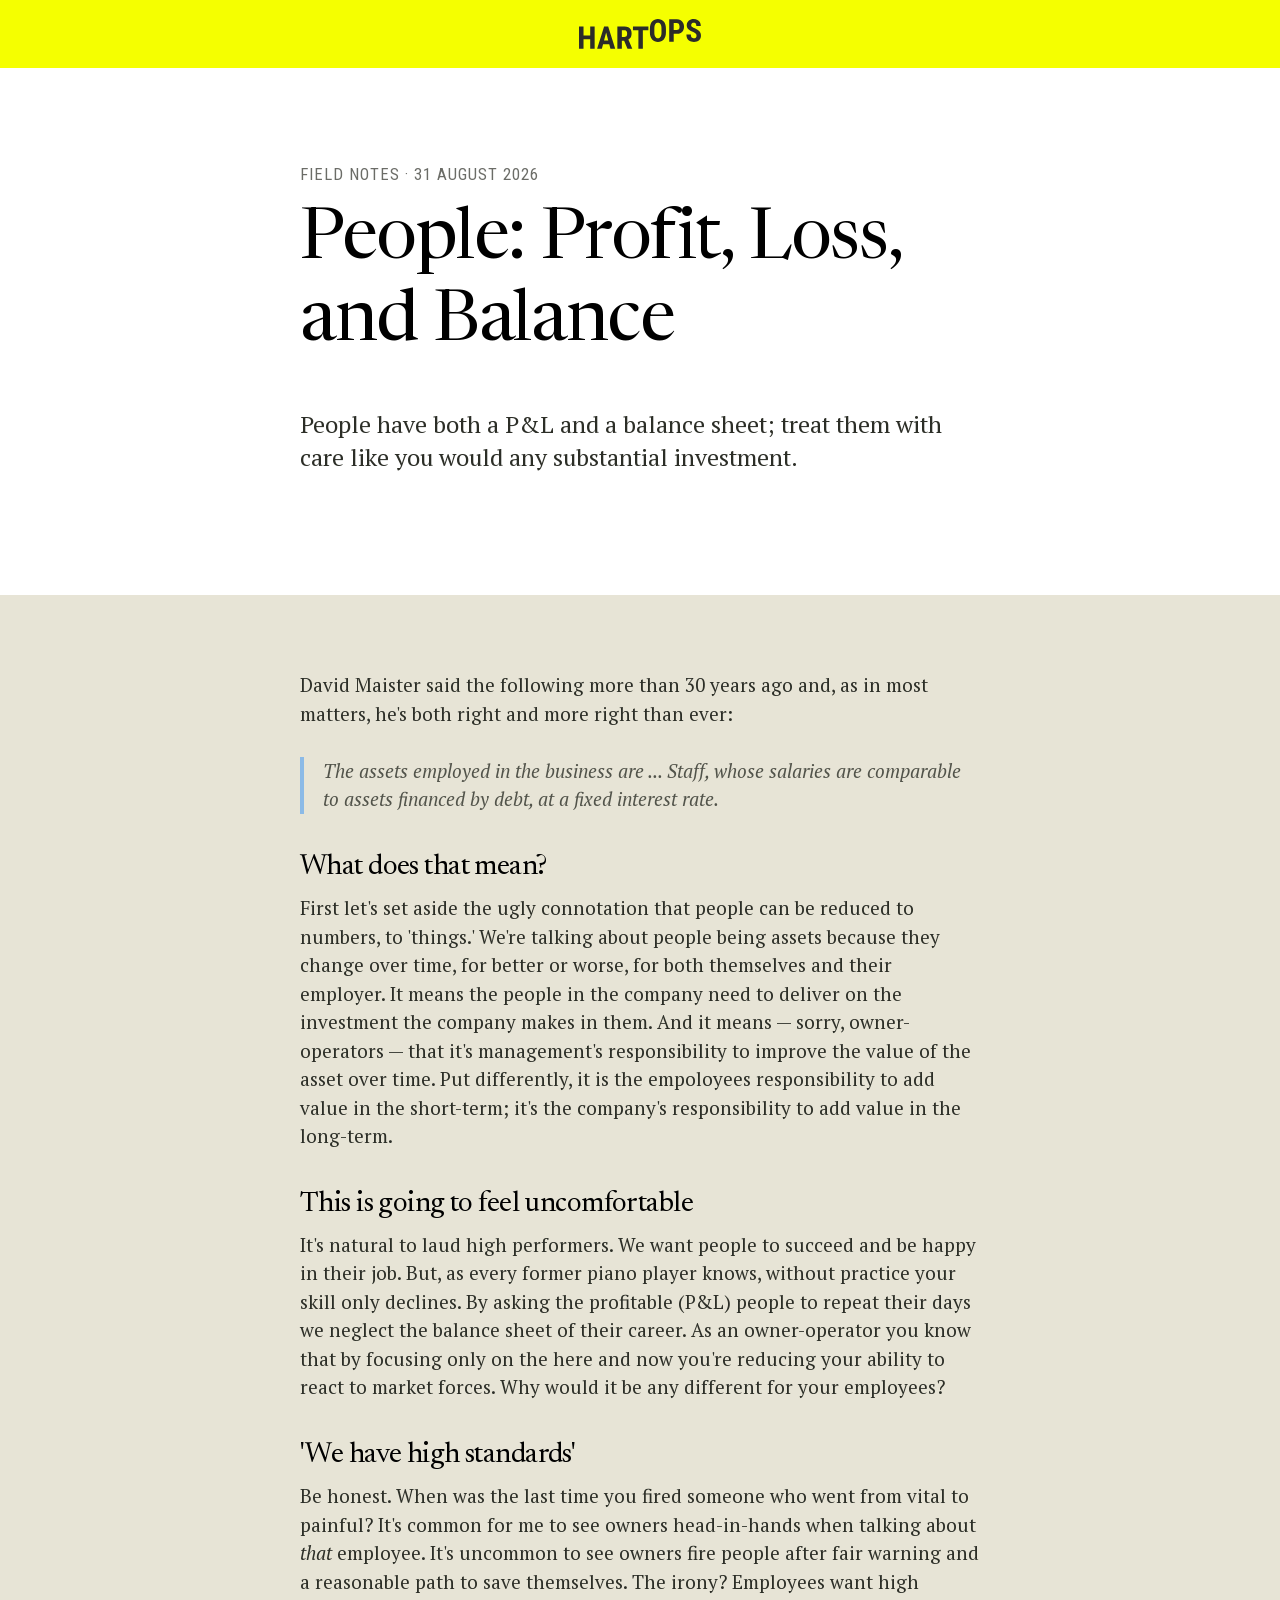
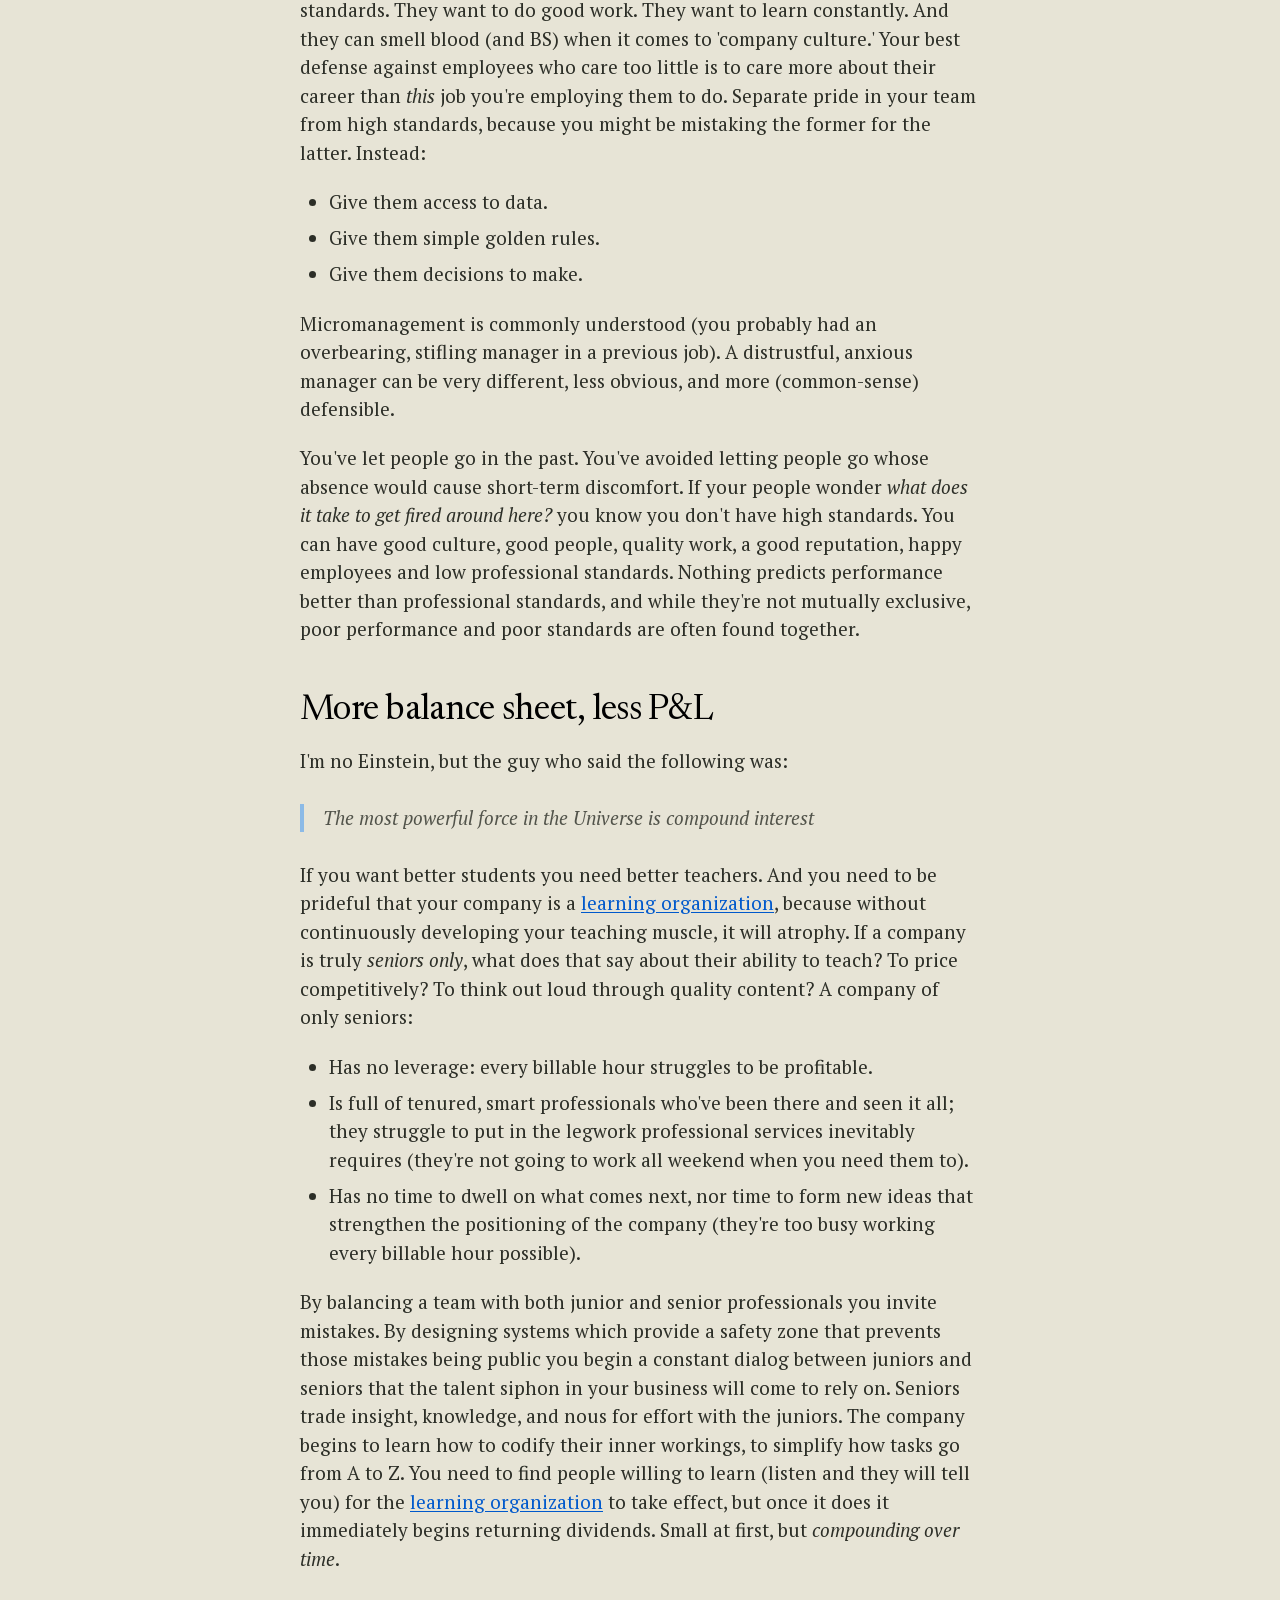
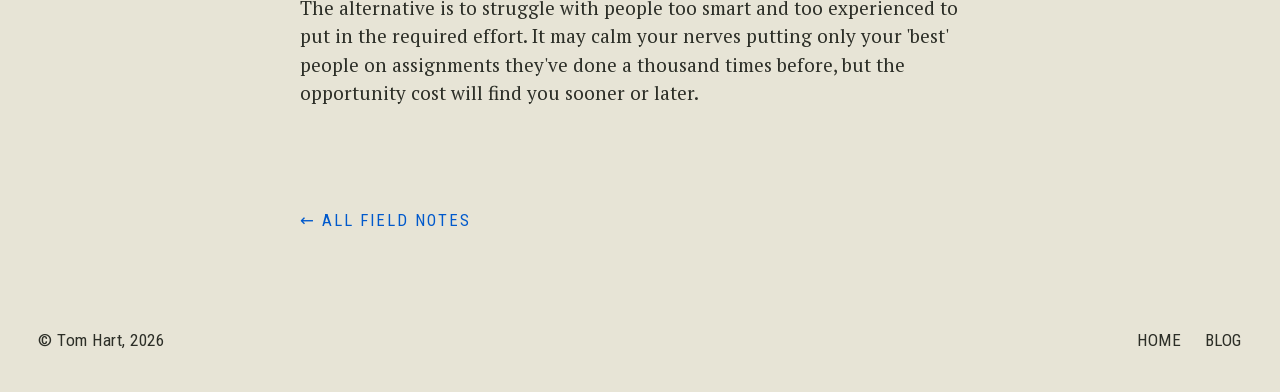
<file: blog/people-profit-loss-and-balance/index.html>
<!doctype html>
<html lang="en">
<head>
<meta charset="utf-8">
<meta name="viewport" content="width=device-width, initial-scale=1">
<title>People: Profit, Loss, and Balance — Hart Ops</title>
<meta name="description" content="People have both a P&amp;L and a balance sheet; treat them with care like you would any substantial investment.">
<meta name="author" content="Tom Hart">
<meta name="robots" content="index,follow,max-image-preview:large">
<meta name="theme-color" content="#047AFF">
<meta property="og:title" content="People: Profit, Loss, and Balance — Hart Ops">
<meta property="og:description" content="People have both a P&amp;L and a balance sheet; treat them with care like you would any substantial investment.">
<meta property="og:type" content="article">
<meta property="og:url" content="https://hartops.com/blog/people-profit-loss-and-balance/">
<meta property="og:image" content="https://hartops.com/assets/img/tom-hart.jpg">
<meta property="og:site_name" content="Hart Ops">
<link rel="canonical" href="https://hartops.com/blog/people-profit-loss-and-balance/">
<link rel="icon" href="/assets/img/hart-ops-logo.svg" type="image/svg+xml">
<link rel="preload" href="/assets/fonts/pt-serif-400.woff2" as="font" type="font/woff2" crossorigin>
<link rel="preload" href="/assets/fonts/newsreader.woff2" as="font" type="font/woff2" crossorigin>
<link rel="stylesheet" href="/assets/fonts/fonts.css">
<link rel="stylesheet" href="/blog/blog.css">
<script type="application/ld+json">
{
  "@context": "https://schema.org",
  "@type": "BlogPosting",
  "headline": "People: Profit, Loss, and Balance",
  "datePublished": "2026-08-31",
  "dateModified": "2026-08-31",
  "description": "People have both a P&L and a balance sheet; treat them with care like you would any substantial investment.",
  "image": "https://hartops.com/assets/img/tom-hart.jpg",
  "author": {
    "@type": "Person",
    "@id": "https://hartops.com/#tom-hart",
    "name": "Tom Hart",
    "url": "https://hartops.com/"
  },
  "publisher": {
    "@type": "Organization",
    "name": "Hart Ops",
    "logo": {
      "@type": "ImageObject",
      "url": "https://hartops.com/assets/img/hart-ops-logo.svg"
    }
  },
  "mainEntityOfPage": "https://hartops.com/blog/people-profit-loss-and-balance/"
}
</script>
<script type="application/ld+json">
{
  "@context": "https://schema.org",
  "@type": "BreadcrumbList",
  "itemListElement": [
    {
      "@type": "ListItem",
      "position": 1,
      "name": "Home",
      "item": "https://hartops.com/"
    },
    {
      "@type": "ListItem",
      "position": 2,
      "name": "Field Notes",
      "item": "https://hartops.com/blog/"
    },
    {
      "@type": "ListItem",
      "position": 3,
      "name": "People: Profit, Loss, and Balance",
      "item": "https://hartops.com/blog/people-profit-loss-and-balance/"
    }
  ]
}
</script>
</head>
<body class="bg-cream">
<a class="skip-link" href="#main">Skip to main content</a>
<header class="site-header bg-canary z-50">
  <div class="px-6 md:px-8 py-4 flex justify-center">
    <a class="block max-h-[30px]" href="/" aria-label="Hart Ops home"><img class="block max-h-[30px] w-auto" src="/assets/img/hart-ops-logo.svg" alt="Hart Ops" width="122" height="30"></a>
  </div>
</header>
<main id="main">
  <article>
    <header class="px-6 md:px-8 py-14 md:py-20 bg-white">
      <div class="mx-auto max-w-[68ch]">
        <p class="font-meta uppercase tracking-[0.06em] text-sm text-ink/70 mb-3"><a class="text-ink/70 no-underline hover:text-blue-text" href="/blog/">Field Notes</a> &middot; 31 August 2026</p>
        <h1 class="text-4xl md:text-6xl">People: Profit, Loss, and Balance</h1>
        <p class="text-lg md:text-xl mt-4">People have both a P&amp;L and a balance sheet; treat them with care like you would any substantial investment.</p>
      </div>
    </header>
    <div class="px-6 md:px-8 py-12 md:py-16">
      <div class="post-body mx-auto max-w-[68ch]">
<p>David Maister said the following more than 30 years ago and, as in most matters, he&#39;s both right and more right than ever: </p>
<blockquote>
<p>The assets employed in the business are ... Staff, whose salaries are comparable to assets financed by debt, at a fixed interest rate.</p>
</blockquote>
<h3>What does that mean?</h3>
<p>First let&#39;s set aside the ugly connotation that people can be reduced to numbers, to &#39;things.&#39; We&#39;re talking about people being assets because they change over time, for better or worse, for both themselves and their employer. It means the people in the company need to deliver on the investment the company makes in them. And it means — sorry, owner-operators — that it&#39;s management&#39;s responsibility to improve the value of the asset over time. Put differently, it is the empoloyees responsibility to add value in the short-term; it&#39;s the company&#39;s responsibility to add value in the long-term.</p>
<h3>This is going to feel uncomfortable</h3>
<p>It&#39;s natural to laud high performers. We want people to succeed and be happy in their job. But, as every former piano player knows, without practice your skill only declines. By asking the profitable (P&amp;L) people to repeat their days we neglect the balance sheet of their career. As an owner-operator you know that by focusing only on the here and now you&#39;re reducing your ability to react to market forces. Why would it be any different for your employees? </p>
<h3>&#39;We have high standards&#39;</h3>
<p>Be honest. When was the last time you fired someone who went from vital to painful? It&#39;s common for me to see owners head-in-hands when talking about <em>that</em> employee. It&#39;s uncommon to see owners fire people after fair warning and a reasonable path to save themselves. The irony? Employees want high standards. They want to do good work. They want to learn constantly. And they can smell blood (and BS) when it comes to &#39;company culture.&#39; Your best defense against employees who care too little is to care more about their career than <em>this</em> job you&#39;re employing them to do. Separate pride in your team from high standards, because you might be mistaking the former for the latter. Instead: </p>
<ul>
<li>Give them access to data. </li>
<li>Give them simple golden rules. </li>
<li>Give them decisions to make.</li>
</ul>
<p>Micromanagement is commonly understood (you probably had an overbearing, stifling manager in a previous job). A distrustful, anxious manager can be very different, less obvious, and more (common-sense) defensible. </p>
<p>You&#39;ve let people go in the past. You&#39;ve avoided letting people go whose absence would cause short-term discomfort. If your people wonder <em>what does it take to get fired around here?</em> you know you don&#39;t have high standards. You can have good culture, good people, quality work, a good reputation, happy employees and low professional standards. Nothing predicts performance better than professional standards, and while they&#39;re not mutually exclusive, poor performance and poor standards are often found together. </p>
<h2>More balance sheet, less P&amp;L</h2>
<p>I&#39;m no Einstein, but the guy who said the following was: </p>
<blockquote>
<p>The most powerful force in the Universe is compound interest</p>
</blockquote>
<p>If you want better students you need better teachers. And you need to be prideful that your company is a <a href="https://en.wikipedia.org/wiki/Learning_organization">learning organization</a>, because without continuously developing your teaching muscle, it will atrophy. If a company is truly <em>seniors only</em>, what does that say about their ability to teach? To price competitively? To think out loud through quality content? A company of only seniors: </p>
<ul>
<li>Has no leverage: every billable hour struggles to be profitable. </li>
<li>Is full of tenured, smart professionals who&#39;ve been there and seen it all; they struggle to put in the legwork professional services inevitably requires (they&#39;re not going to work all weekend when you need them to). </li>
<li>Has no time to dwell on what comes next, nor time to form new ideas that strengthen the positioning of the company (they&#39;re too busy working every billable hour possible).</li>
</ul>
<p>By balancing a team with both junior and senior professionals you invite mistakes. By designing systems which provide a safety zone that prevents those mistakes being public you begin a constant dialog between juniors and seniors that the talent siphon in your business will come to rely on. Seniors trade insight, knowledge, and nous for effort with the juniors. The company begins to learn how to codify their inner workings, to simplify how tasks go from A to Z. You need to find people willing to learn (listen and they will tell you) for the <a href="https://en.wikipedia.org/wiki/Learning_organization">learning organization</a> to take effect, but once it does it immediately begins returning dividends. Small at first, but <em>compounding over time</em>. </p>
<p>The alternative is to struggle with people too smart and too experienced to put in the required effort. It may calm your nerves putting only your &#39;best&#39; people on assignments they&#39;ve done a thousand times before, but the opportunity cost will find you sooner or later.</p>
      </div>
    </div>
    <div class="px-6 md:px-8 pb-12">
      <div class="mx-auto max-w-[68ch]">
        <a class="font-meta uppercase tracking-[2px] text-sm text-blue-text no-underline hover:underline" href="/blog/">&larr; All field notes</a>
      </div>
    </div>
  </article>
</main>
<footer class="py-8 font-meta text-[0.9rem] text-ink tracking-[0.03em]">
  <div class="mx-auto max-w-[1400px] px-6 md:px-8 flex flex-col gap-3 md:flex-row md:items-center md:justify-between md:flex-wrap">
    <p class="m-0">&copy; Tom Hart, <span id="year">2026</span></p>
    <ul class="list-none p-0 m-0 flex gap-5 flex-wrap uppercase">
      <li><a href="/">Home</a></li>
      <li><a href="/blog/">Blog</a></li>
    </ul>
  </div>
</footer>
<script src="/script.js" defer></script>
</body>
</html>
</file>
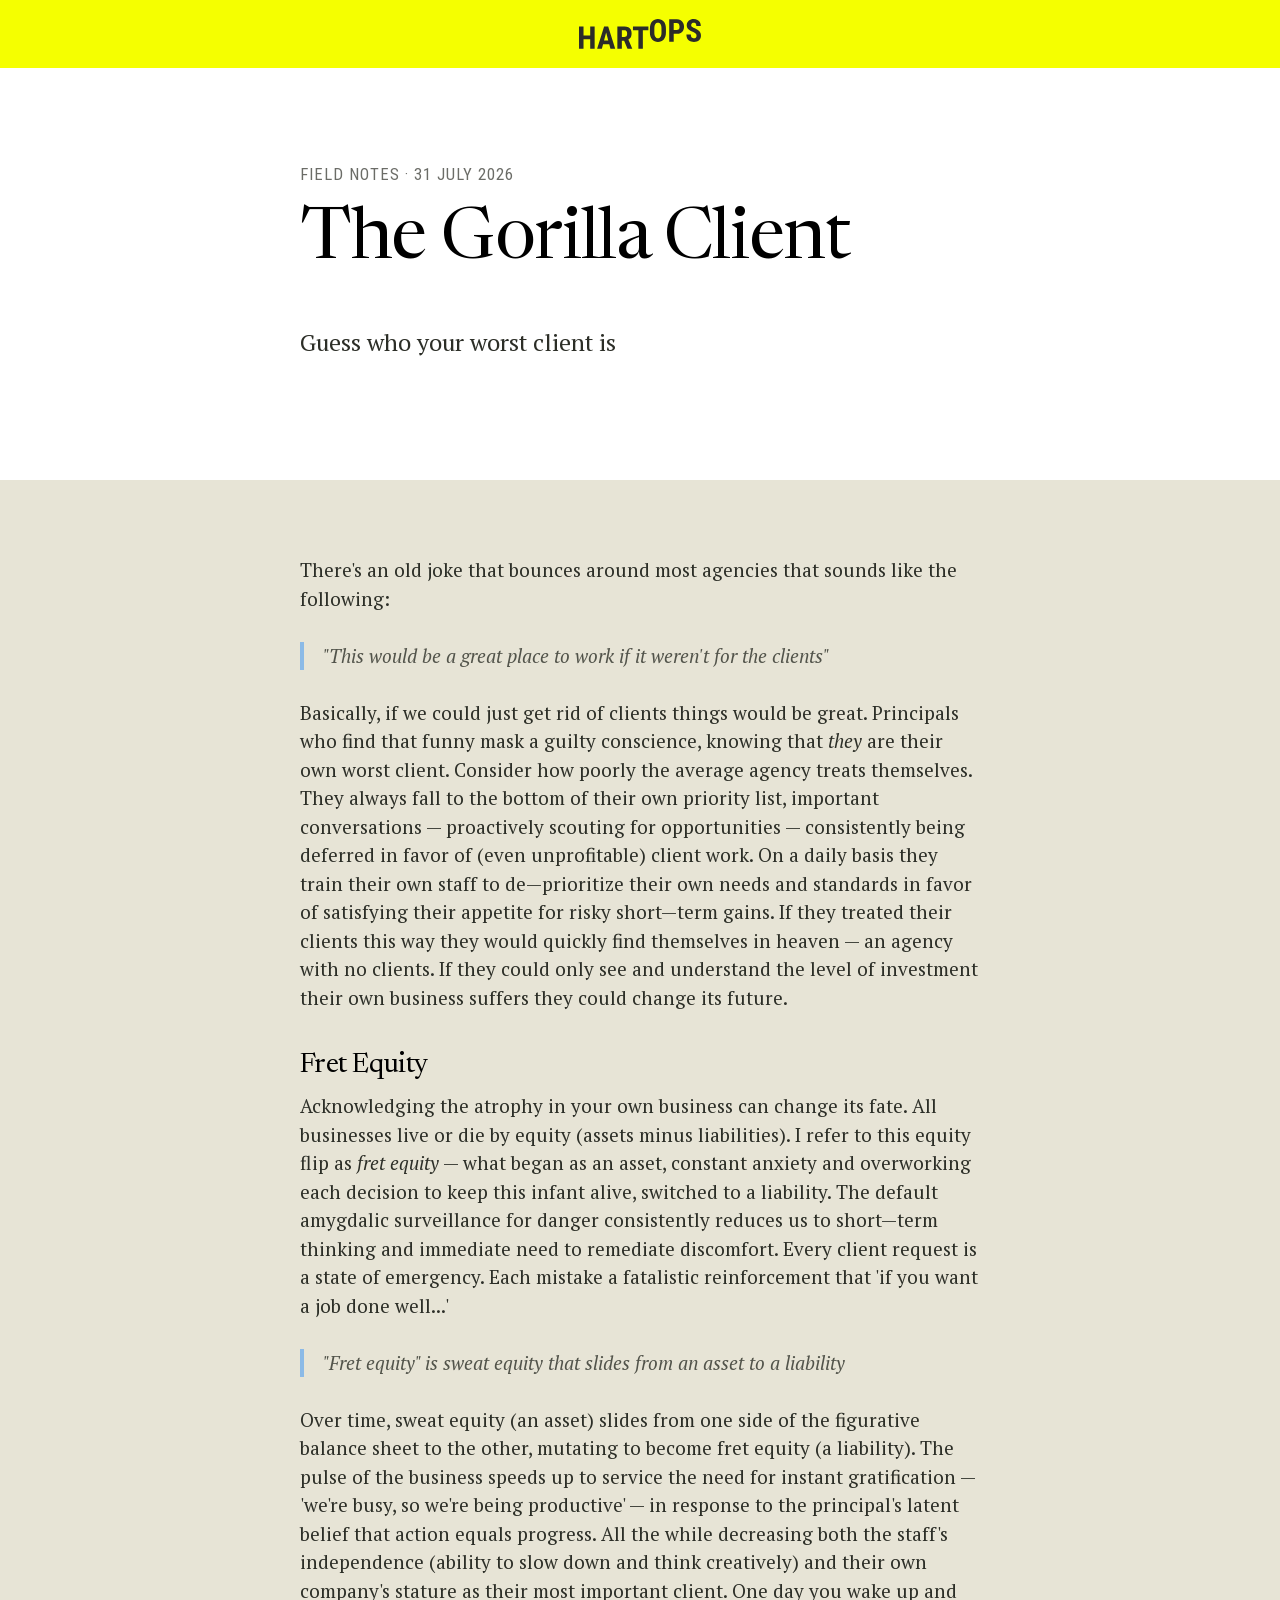
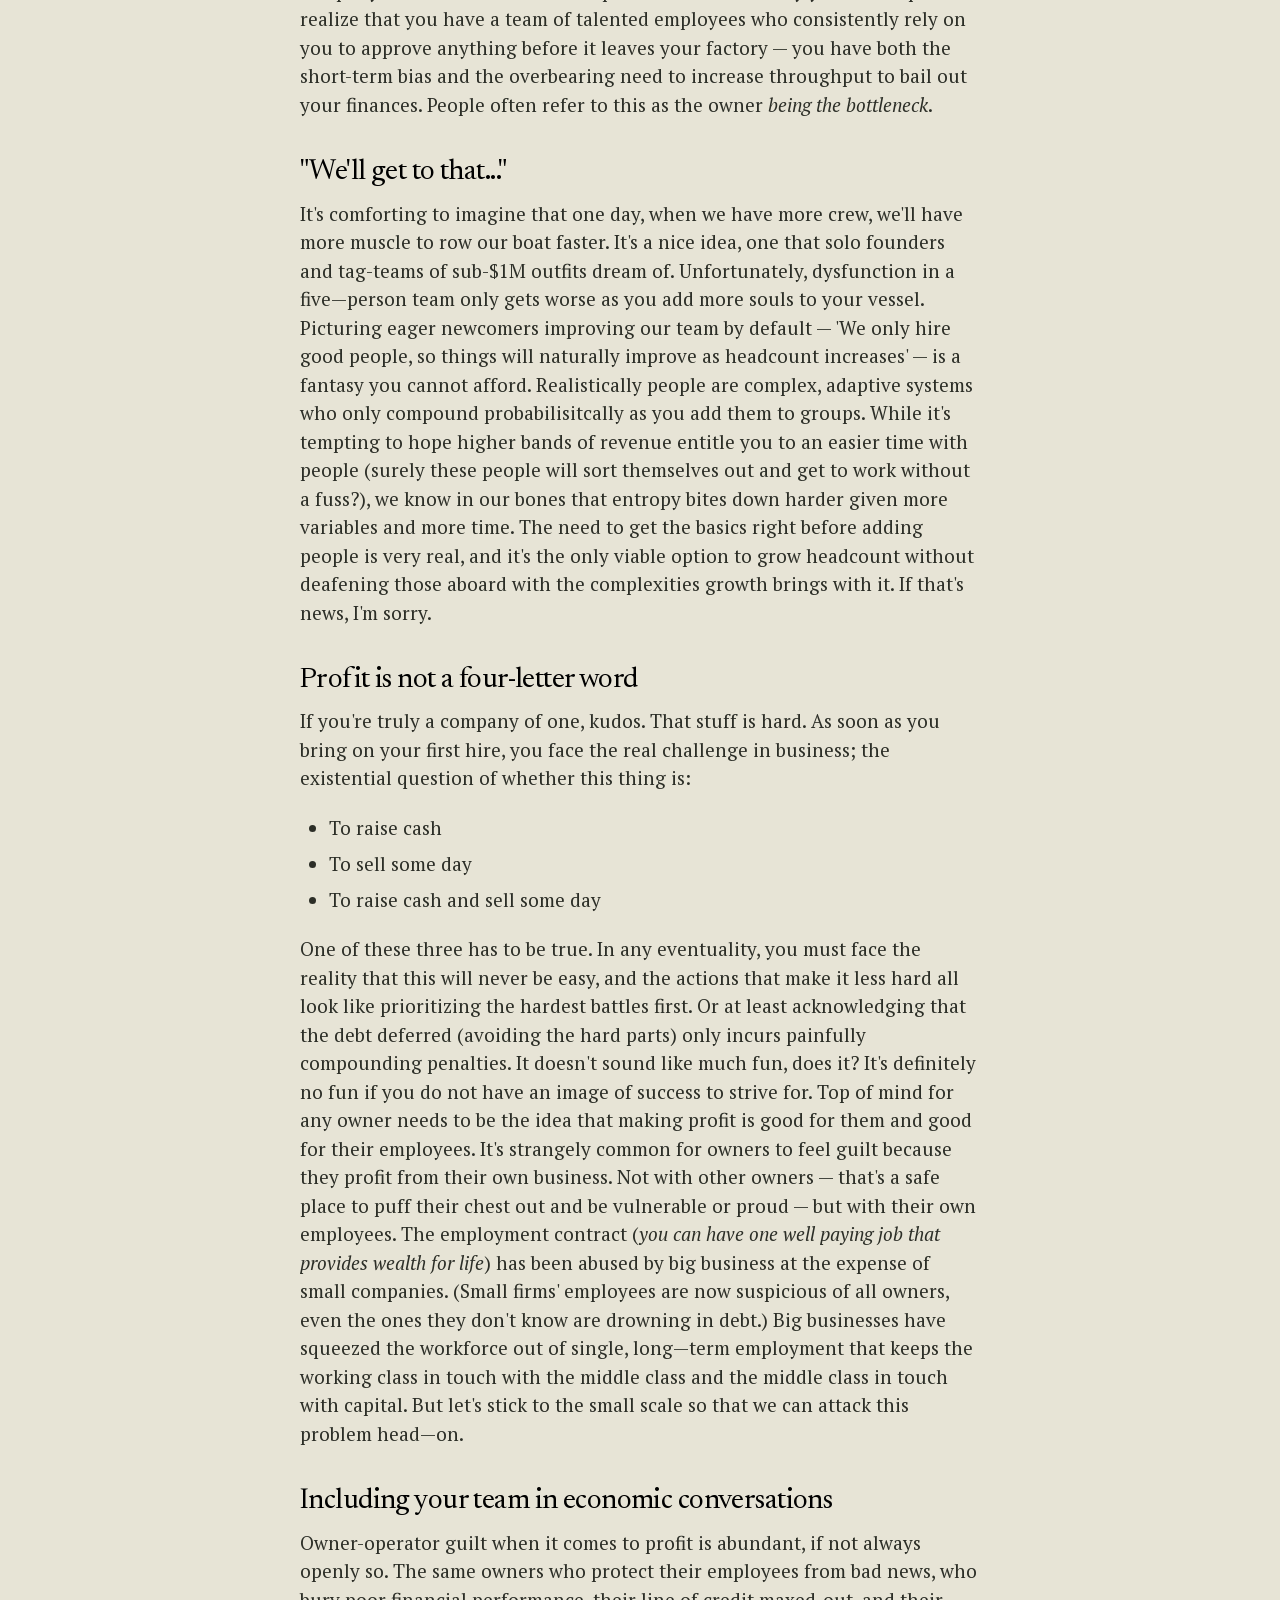
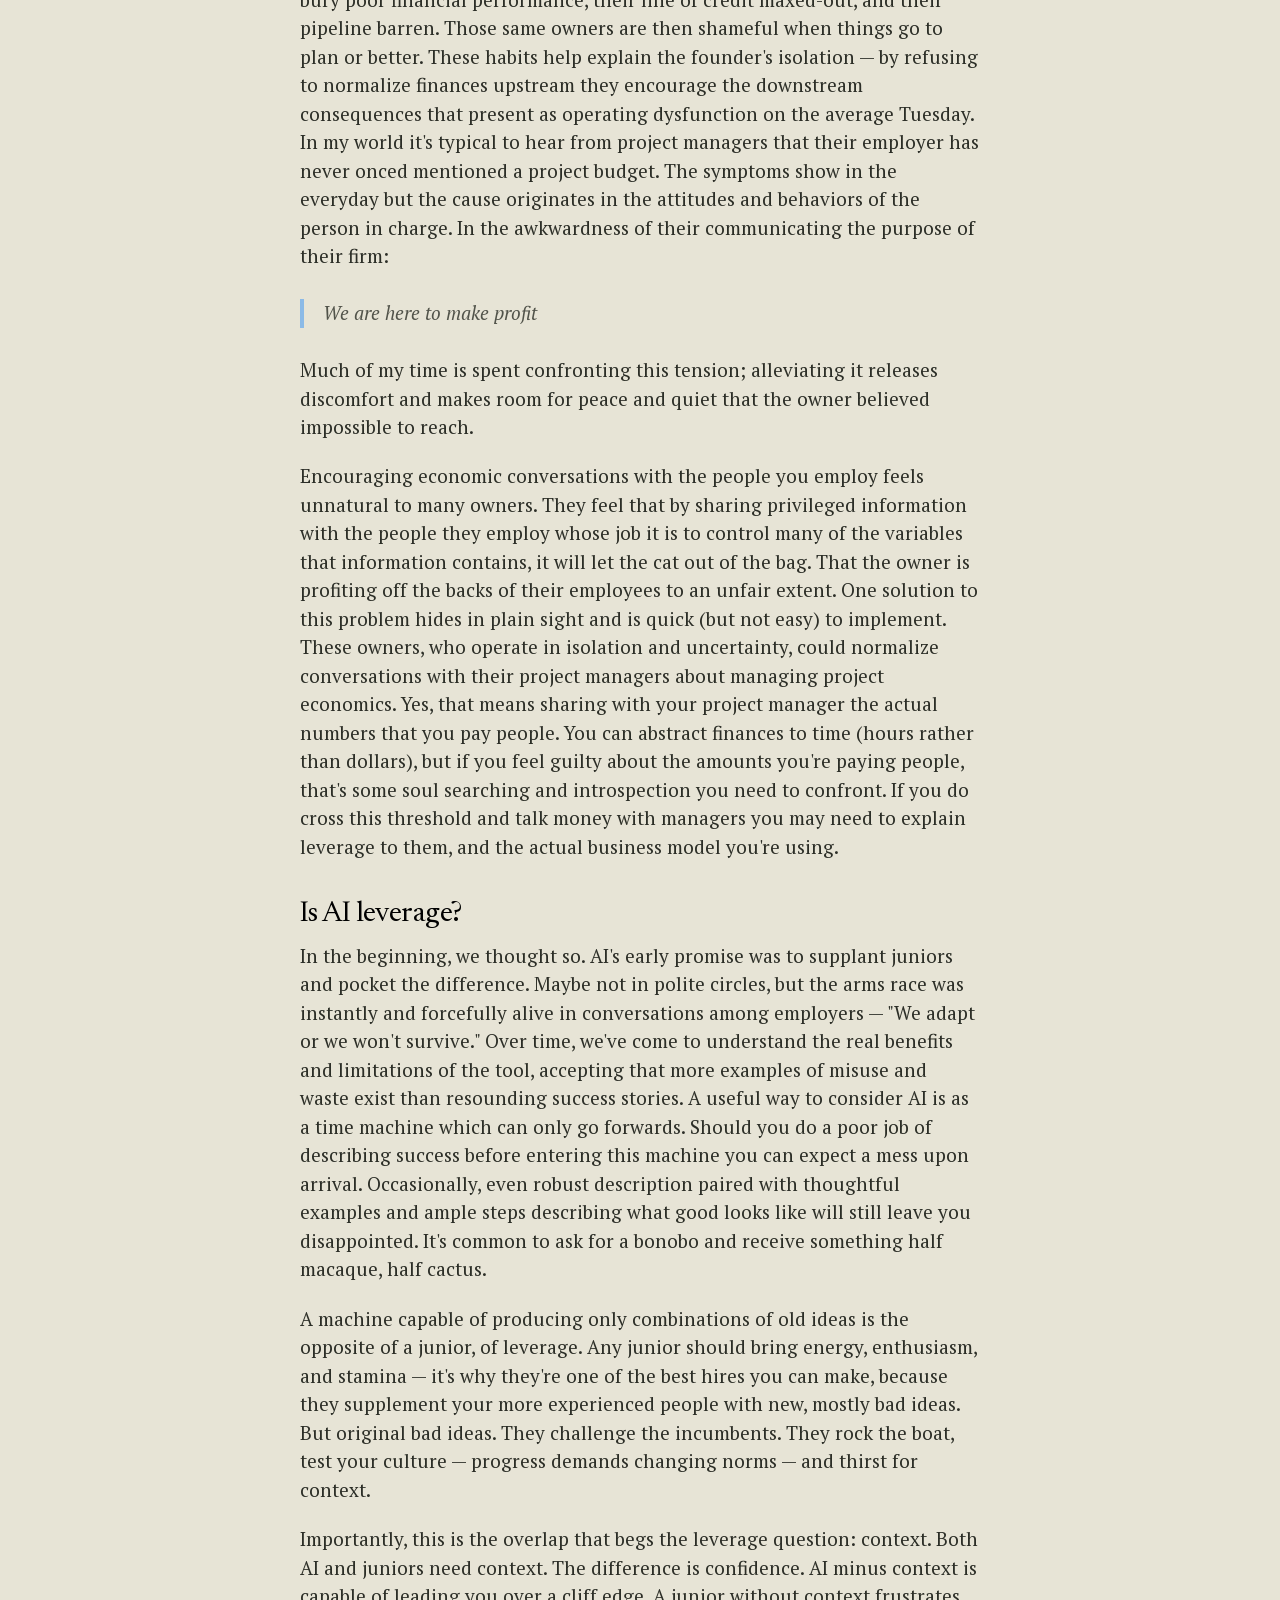
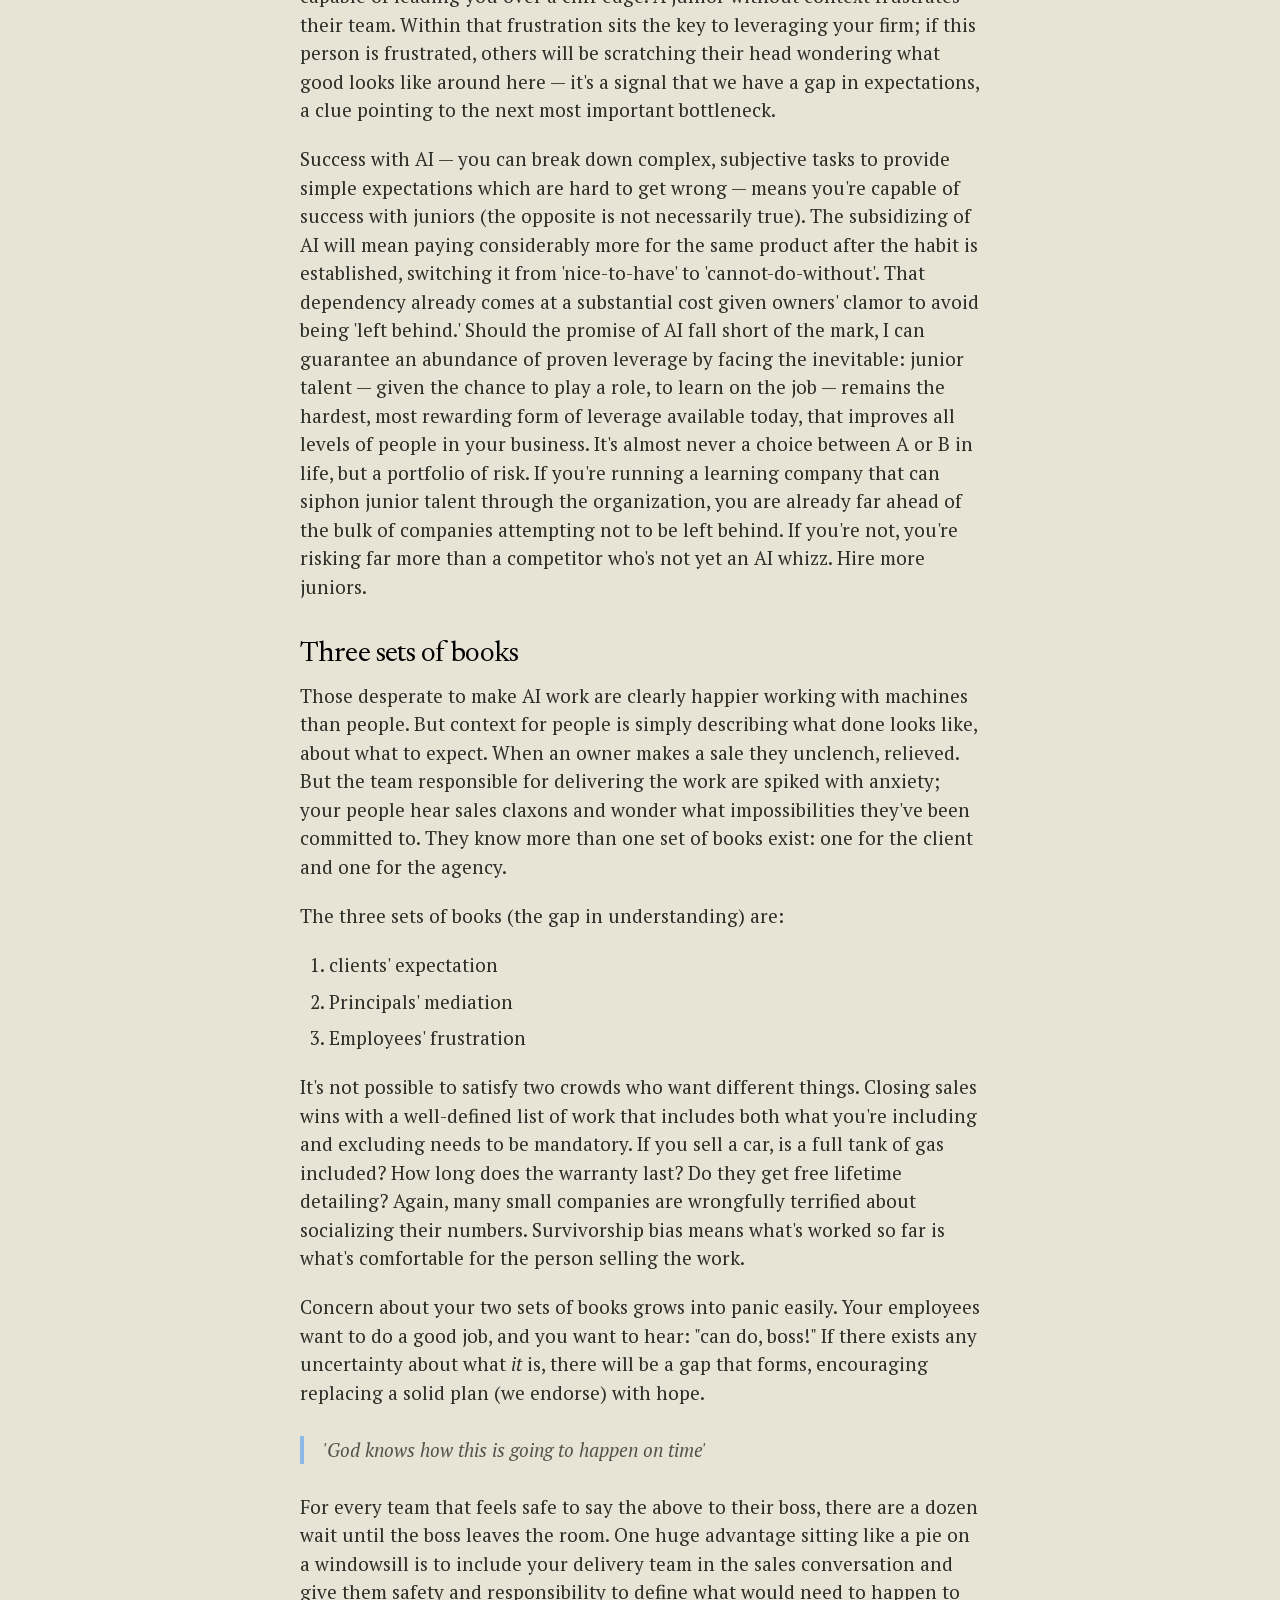
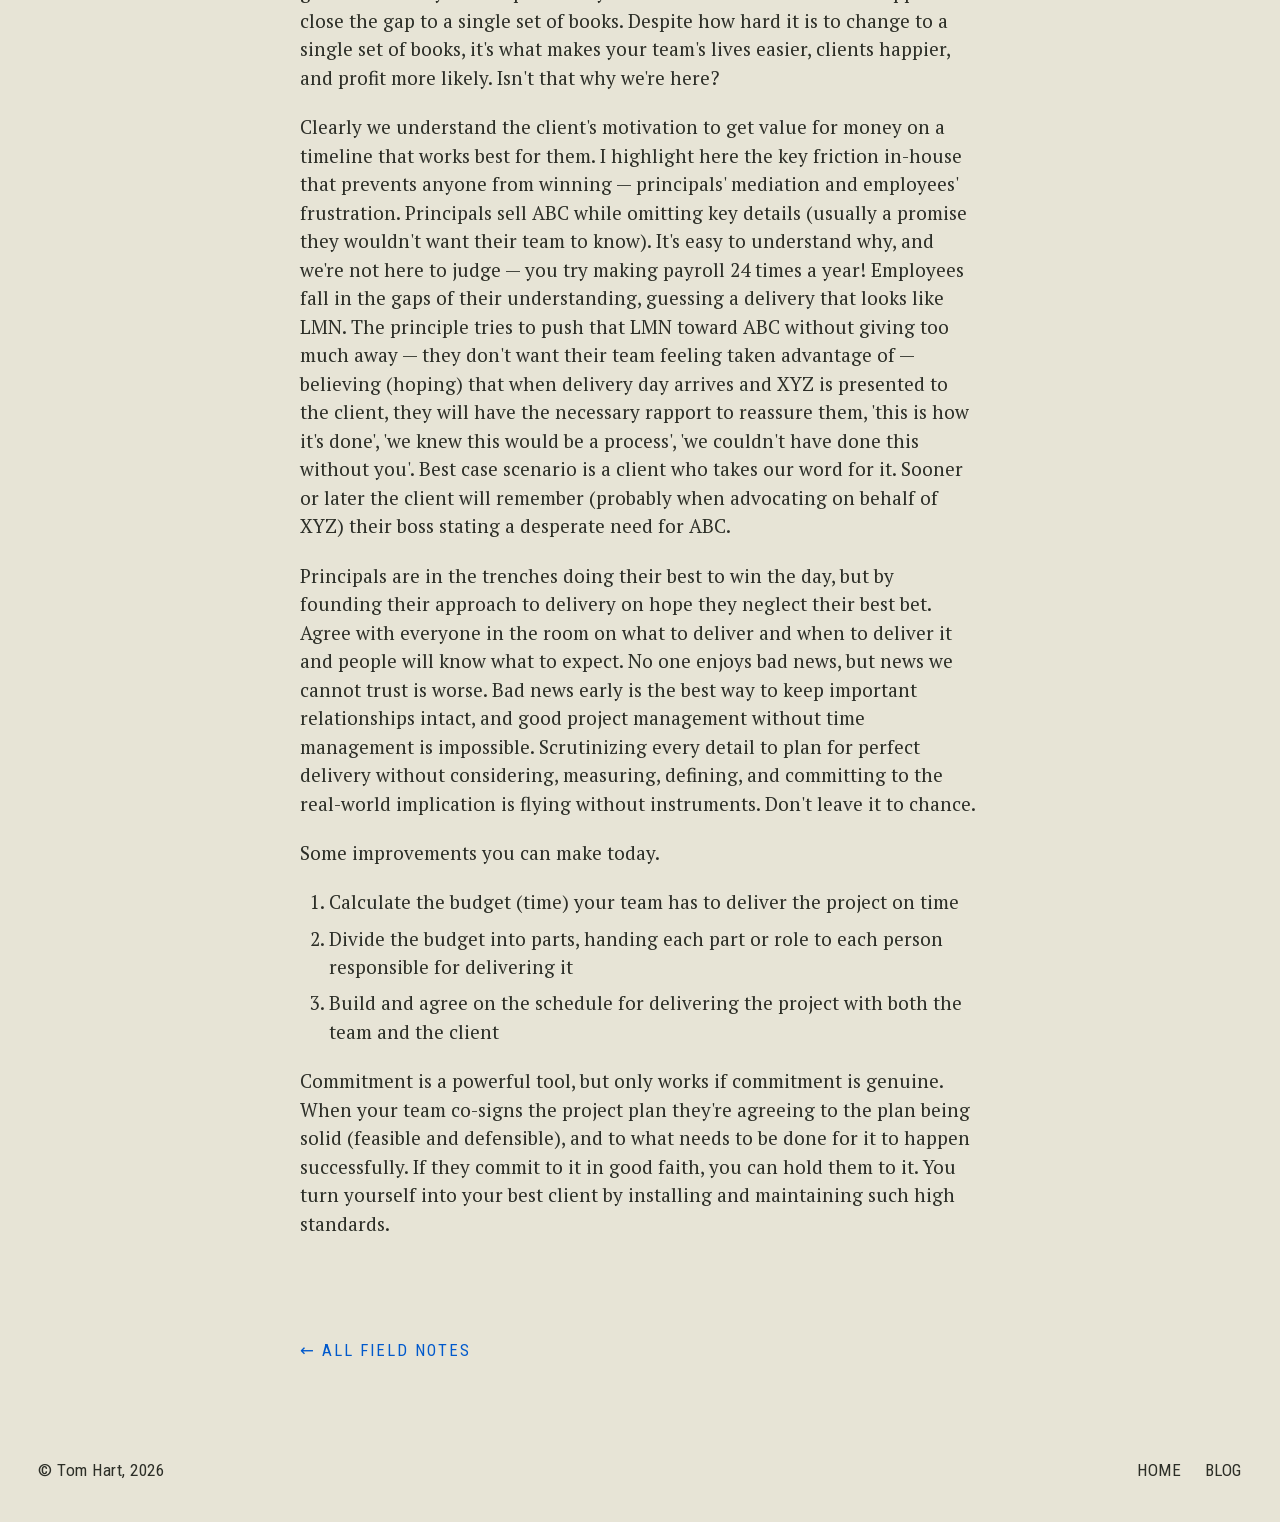
<file: blog/the-gorilla-client/index.html>
<!doctype html>
<html lang="en">
<head>
<meta charset="utf-8">
<meta name="viewport" content="width=device-width, initial-scale=1">
<title>The Gorilla Client — Hart Ops</title>
<meta name="description" content="Guess who your worst client is">
<meta name="author" content="Tom Hart">
<meta name="robots" content="index,follow,max-image-preview:large">
<meta name="theme-color" content="#047AFF">
<meta property="og:title" content="The Gorilla Client — Hart Ops">
<meta property="og:description" content="Guess who your worst client is">
<meta property="og:type" content="article">
<meta property="og:url" content="https://hartops.com/blog/the-gorilla-client/">
<meta property="og:image" content="https://hartops.com/assets/img/tom-hart.jpg">
<meta property="og:site_name" content="Hart Ops">
<link rel="canonical" href="https://hartops.com/blog/the-gorilla-client/">
<link rel="icon" href="/assets/img/hart-ops-logo.svg" type="image/svg+xml">
<link rel="preload" href="/assets/fonts/pt-serif-400.woff2" as="font" type="font/woff2" crossorigin>
<link rel="preload" href="/assets/fonts/newsreader.woff2" as="font" type="font/woff2" crossorigin>
<link rel="stylesheet" href="/assets/fonts/fonts.css">
<link rel="stylesheet" href="/blog/blog.css">
<script type="application/ld+json">
{
  "@context": "https://schema.org",
  "@type": "BlogPosting",
  "headline": "The Gorilla Client",
  "datePublished": "2026-07-31",
  "dateModified": "2026-07-31",
  "description": "Guess who your worst client is",
  "image": "https://hartops.com/assets/img/tom-hart.jpg",
  "author": {
    "@type": "Person",
    "@id": "https://hartops.com/#tom-hart",
    "name": "Tom Hart",
    "url": "https://hartops.com/"
  },
  "publisher": {
    "@type": "Organization",
    "name": "Hart Ops",
    "logo": {
      "@type": "ImageObject",
      "url": "https://hartops.com/assets/img/hart-ops-logo.svg"
    }
  },
  "mainEntityOfPage": "https://hartops.com/blog/the-gorilla-client/"
}
</script>
<script type="application/ld+json">
{
  "@context": "https://schema.org",
  "@type": "BreadcrumbList",
  "itemListElement": [
    {
      "@type": "ListItem",
      "position": 1,
      "name": "Home",
      "item": "https://hartops.com/"
    },
    {
      "@type": "ListItem",
      "position": 2,
      "name": "Field Notes",
      "item": "https://hartops.com/blog/"
    },
    {
      "@type": "ListItem",
      "position": 3,
      "name": "The Gorilla Client",
      "item": "https://hartops.com/blog/the-gorilla-client/"
    }
  ]
}
</script>
</head>
<body class="bg-cream">
<a class="skip-link" href="#main">Skip to main content</a>
<header class="site-header bg-canary z-50">
  <div class="px-6 md:px-8 py-4 flex justify-center">
    <a class="block max-h-[30px]" href="/" aria-label="Hart Ops home"><img class="block max-h-[30px] w-auto" src="/assets/img/hart-ops-logo.svg" alt="Hart Ops" width="122" height="30"></a>
  </div>
</header>
<main id="main">
  <article>
    <header class="px-6 md:px-8 py-14 md:py-20 bg-white">
      <div class="mx-auto max-w-[68ch]">
        <p class="font-meta uppercase tracking-[0.06em] text-sm text-ink/70 mb-3"><a class="text-ink/70 no-underline hover:text-blue-text" href="/blog/">Field Notes</a> &middot; 31 July 2026</p>
        <h1 class="text-4xl md:text-6xl">The Gorilla Client</h1>
        <p class="text-lg md:text-xl mt-4">Guess who your worst client is</p>
      </div>
    </header>
    <div class="px-6 md:px-8 py-12 md:py-16">
      <div class="post-body mx-auto max-w-[68ch]">
<p>There&#39;s an old joke that bounces around most agencies that sounds like the following: </p>
<blockquote>
<p>&quot;This would be a great place to work if it weren&#39;t for the clients&quot;</p>
</blockquote>
<p>Basically, if we could just get rid of clients things would be great. Principals who find that funny mask a guilty conscience, knowing that <em>they</em> are their own worst client. Consider how poorly the average agency treats themselves. They always fall to the bottom of their own priority list, important conversations — proactively scouting for opportunities — consistently being deferred in favor of (even unprofitable) client work. On a daily basis they train their own staff to de—prioritize their own needs and standards in favor of satisfying their appetite for risky short—term gains. If they treated their clients this way they would quickly find themselves in heaven — an agency with no clients. If they could only see and understand the level of investment their own business suffers they could change its future. </p>
<h3>Fret Equity</h3>
<p>Acknowledging the atrophy in your own business can change its fate. All businesses live or die by equity (assets minus liabilities). I refer to this equity flip as <em>fret equity</em> — what began as an asset, constant anxiety and overworking each decision to keep this infant alive, switched to a liability. The default amygdalic surveillance for danger consistently reduces us to short—term thinking and immediate need to remediate discomfort. Every client request is a state of emergency. Each mistake a fatalistic reinforcement that &#39;if you want a job done well...&#39; </p>
<blockquote>
<p>&quot;Fret equity&quot; is sweat equity that slides from an asset to a liability</p>
</blockquote>
<p>Over time, sweat equity (an asset) slides from one side of the figurative balance sheet to the other, mutating to become fret equity (a liability). The pulse of the business speeds up to service the need for instant gratification — &#39;we&#39;re busy, so we&#39;re being productive&#39; — in response to the principal&#39;s latent belief that action equals progress. All the while decreasing both the staff&#39;s independence (ability to slow down and think creatively) and their own company&#39;s stature as their most important client. One day you wake up and realize that you have a team of talented employees who consistently rely on you to approve anything before it leaves your factory — you have both the short-term bias and the overbearing need to increase throughput to bail out your finances. People often refer to this as the owner <em>being the bottleneck</em>.</p>
<h3>&quot;We&#39;ll get to that...&quot;</h3>
<p>It&#39;s comforting to imagine that one day, when we have more crew, we&#39;ll have more muscle to row our boat faster. It&#39;s a nice idea, one that solo founders and tag-teams of sub-$1M outfits dream of. Unfortunately, dysfunction in a five—person team only gets worse as you add more souls to your vessel. Picturing eager newcomers improving our team by default — &#39;We only hire good people, so things will naturally improve as headcount increases&#39; — is a fantasy you cannot afford. Realistically people are complex, adaptive systems who only compound probabilisitcally as you add them to groups. While it&#39;s tempting to hope higher bands of revenue entitle you to an easier time with people (surely these people will sort themselves out and get to work without a fuss?), we know in our bones that entropy bites down harder given more variables and more time. The need to get the basics right before adding people is very real, and it&#39;s the only viable option to grow headcount without deafening those aboard with the complexities growth brings with it. If that&#39;s news, I&#39;m sorry. </p>
<h3>Profit is not a four-letter word</h3>
<p>If you&#39;re truly a company of one, kudos. That stuff is hard. As soon as you bring on your first hire, you face the real challenge in business; the existential question of whether this thing is: </p>
<ul>
<li>To raise cash</li>
<li>To sell some day</li>
<li>To raise cash and sell some day</li>
</ul>
<p>One of these three has to be true. In any eventuality, you must face the reality that this will never be easy, and the actions that make it less hard all look like prioritizing the hardest battles first. Or at least acknowledging that the debt deferred (avoiding the hard parts) only incurs painfully compounding penalties. It doesn&#39;t sound like much fun, does it? It&#39;s definitely no fun if you do not have an image of success to strive for. Top of mind for any owner needs to be the idea that making profit is good for them and good for their employees. It&#39;s strangely common for owners to feel guilt because they profit from their own business. Not with other owners — that&#39;s a safe place to puff their chest out and be vulnerable or proud — but with their own employees. The employment contract (<em>you can have one well paying job that provides wealth for life</em>) has been abused by big business at the expense of small companies. (Small firms&#39; employees are now suspicious of all owners, even the ones they don&#39;t know are drowning in debt.) Big businesses have squeezed the workforce out of single, long—term employment that keeps the working class in touch with the middle class and the middle class in touch with capital. But let&#39;s stick to the small scale so that we can attack this problem head—on. </p>
<h3>Including your team in economic conversations</h3>
<p>Owner-operator guilt when it comes to profit is abundant, if not always openly so. The same owners who protect their employees from bad news, who bury poor financial performance, their line of credit maxed-out, and their pipeline barren. Those same owners are then shameful when things go to plan or better. These habits help explain the founder&#39;s isolation — by refusing to normalize finances upstream they encourage the downstream consequences that present as operating dysfunction on the average Tuesday. In my world it&#39;s typical to hear from project managers that their employer has never onced mentioned a project budget. The symptoms show in the everyday but the cause originates in the attitudes and behaviors of the person in charge. In the awkwardness of their communicating the purpose of their firm: </p>
<blockquote>
<p>We are here to make profit</p>
</blockquote>
<p>Much of my time is spent confronting this tension; alleviating it releases discomfort and makes room for peace and quiet that the owner believed impossible to reach. </p>
<p>Encouraging economic conversations with the people you employ feels unnatural to many owners. They feel that by sharing privileged information with the people they employ whose job it is to control many of the variables that information contains, it will let the cat out of the bag. That the owner is profiting off the backs of their employees to an unfair extent. One solution to this problem hides in plain sight and is quick (but not easy) to implement. These owners, who operate in isolation and uncertainty, could normalize conversations with their project managers about managing project economics. Yes, that means sharing with your project manager the actual numbers that you pay people. You can abstract finances to time (hours rather than dollars), but if you feel guilty about the amounts you&#39;re paying people, that&#39;s some soul searching and introspection you need to confront. If you do cross this threshold and talk money with managers you may need to explain leverage to them, and the actual business model you&#39;re using. </p>
<h3>Is AI leverage?</h3>
<p>In the beginning, we thought so. AI&#39;s early promise was to supplant juniors and pocket the difference. Maybe not in polite circles, but the arms race was instantly and forcefully alive in conversations among employers — &quot;We adapt or we won&#39;t survive.&quot; Over time, we&#39;ve come to understand the real benefits and limitations of the tool, accepting that more examples of misuse and waste exist than resounding success stories. A useful way to consider AI is as a time machine which can only go forwards. Should you do a poor job of describing success before entering this machine you can expect a mess upon arrival. Occasionally, even robust description paired with thoughtful examples and ample steps describing what good looks like will still leave you disappointed. It&#39;s common to ask for a bonobo and receive something half macaque, half cactus.</p>
<p>A machine capable of producing only combinations of old ideas is the opposite of a junior, of leverage. Any junior should bring energy, enthusiasm, and stamina — it&#39;s why they&#39;re one of the best hires you can make, because they supplement your more experienced people with new, mostly bad ideas. But original bad ideas. They challenge the incumbents. They rock the boat, test your culture — progress demands changing norms — and thirst for context.</p>
<p>Importantly, this is the overlap that begs the leverage question: context. Both AI and juniors need context. The difference is confidence. AI minus context is capable of leading you over a cliff edge. A junior without context frustrates their team. Within that frustration sits the key to leveraging your firm; if this person is frustrated, others will be scratching their head wondering what good looks like around here — it&#39;s a signal that we have a gap in expectations, a clue pointing to the next most important bottleneck.</p>
<p>Success with AI — you can break down complex, subjective tasks to provide simple expectations which are hard to get wrong — means you&#39;re capable of success with juniors (the opposite is not necessarily true). The subsidizing of AI will mean paying considerably more for the same product after the habit is established, switching it from &#39;nice-to-have&#39; to &#39;cannot-do-without&#39;. That dependency already comes at a substantial cost given owners&#39; clamor to avoid being &#39;left behind.&#39; Should the promise of AI fall short of the mark, I can guarantee an abundance of proven leverage by facing the inevitable: junior talent — given the chance to play a role, to learn on the job — remains the hardest, most rewarding form of leverage available today, that improves all levels of people in your business. It&#39;s almost never a choice between A or B in life, but a portfolio of risk. If you&#39;re running a learning company that can siphon junior talent through the organization, you are already far ahead of the bulk of companies attempting not to be left behind. If you&#39;re not, you&#39;re risking far more than a competitor who&#39;s not yet an AI whizz. Hire more juniors. </p>
<h3>Three sets of books</h3>
<p>Those desperate to make AI work are clearly happier working with machines than people. But context for people is simply describing what done looks like, about what to expect. When an owner makes a sale they unclench, relieved. But the team responsible for delivering the work are spiked with anxiety; your people hear sales claxons and wonder what impossibilities they&#39;ve been committed to. They know more than one set of books exist: one for the client and one for the agency. </p>
<p>The three sets of books (the gap in understanding) are:</p>
<ol>
<li>clients&#39; expectation</li>
<li>Principals&#39; mediation</li>
<li>Employees&#39; frustration</li>
</ol>
<p>It&#39;s not possible to satisfy two crowds who want different things. Closing sales wins with a well-defined list of work that includes both what you&#39;re including and excluding needs to be mandatory. If you sell a car, is a full tank of gas included? How long does the warranty last? Do they get free lifetime detailing? Again, many small companies are wrongfully terrified about socializing their numbers. Survivorship bias means what&#39;s worked so far is what&#39;s comfortable for the person selling the work. </p>
<p>Concern about your two sets of books grows into panic easily. Your employees want to do a good job, and you want to hear: &quot;can do, boss!&quot; If there exists any uncertainty about what <em>it</em> is, there will be a gap that forms, encouraging replacing a solid plan (we endorse) with hope. </p>
<blockquote>
<p>&#39;God knows how this is going to happen on time&#39;</p>
</blockquote>
<p>For every team that feels safe to say the above to their boss, there are a dozen wait until the boss leaves the room. One huge advantage sitting like a pie on a windowsill is to include your delivery team in the sales conversation and give them safety and responsibility to define what would need to happen to close the gap to a single set of books. Despite how hard it is to change to a single set of books, it&#39;s what makes your team&#39;s lives easier, clients happier, and profit more likely. Isn&#39;t that why we&#39;re here? </p>
<p>Clearly we understand the client&#39;s motivation to get value for money on a timeline that works best for them. I highlight here the key friction in-house that prevents anyone from winning — principals&#39; mediation and employees&#39; frustration. Principals sell ABC while omitting key details (usually a promise they wouldn&#39;t want their team to know). It&#39;s easy to understand why, and we&#39;re not here to judge — you try making payroll 24 times a year! Employees fall in the gaps of their understanding, guessing a delivery that looks like LMN. The principle tries to push that LMN toward ABC without giving too much away — they don&#39;t want their team feeling taken advantage of — believing (hoping) that when delivery day arrives and XYZ is presented to the client, they will have the necessary rapport to reassure them, &#39;this is how it&#39;s done&#39;, &#39;we knew this would be a process&#39;, &#39;we couldn&#39;t have done this without you&#39;. Best case scenario is a client who takes our word for it. Sooner or later the client will remember (probably when advocating on behalf of XYZ) their boss stating a desperate need for ABC. </p>
<p>Principals are in the trenches doing their best to win the day, but by founding their approach to delivery on hope they neglect their best bet. Agree with everyone in the room on what to deliver and when to deliver it and people will know what to expect. No one enjoys bad news, but news we cannot trust is worse. Bad news early is the best way to keep important relationships intact, and good project management without time management is impossible. Scrutinizing every detail to plan for perfect delivery without considering, measuring, defining, and committing to the real-world implication is flying without instruments. Don&#39;t leave it to chance.</p>
<p>Some improvements you can make today. </p>
<ol>
<li>Calculate the budget (time) your team has to deliver the project on time</li>
<li>Divide the budget into parts, handing each part or role to each person responsible for delivering it</li>
<li>Build and agree on the schedule for delivering the project with both the team and the client</li>
</ol>
<p>Commitment is a powerful tool, but only works if commitment is genuine. When your team co-signs the project plan they&#39;re agreeing to the plan being solid (feasible and defensible), and to what needs to be done for it to happen successfully. If they commit to it in good faith, you can hold them to it. You turn yourself into your best client by installing and maintaining such high standards.</p>
      </div>
    </div>
    <div class="px-6 md:px-8 pb-12">
      <div class="mx-auto max-w-[68ch]">
        <a class="font-meta uppercase tracking-[2px] text-sm text-blue-text no-underline hover:underline" href="/blog/">&larr; All field notes</a>
      </div>
    </div>
  </article>
</main>
<footer class="py-8 font-meta text-[0.9rem] text-ink tracking-[0.03em]">
  <div class="mx-auto max-w-[1400px] px-6 md:px-8 flex flex-col gap-3 md:flex-row md:items-center md:justify-between md:flex-wrap">
    <p class="m-0">&copy; Tom Hart, <span id="year">2026</span></p>
    <ul class="list-none p-0 m-0 flex gap-5 flex-wrap uppercase">
      <li><a href="/">Home</a></li>
      <li><a href="/blog/">Blog</a></li>
    </ul>
  </div>
</footer>
<script src="/script.js" defer></script>
</body>
</html>
</file>
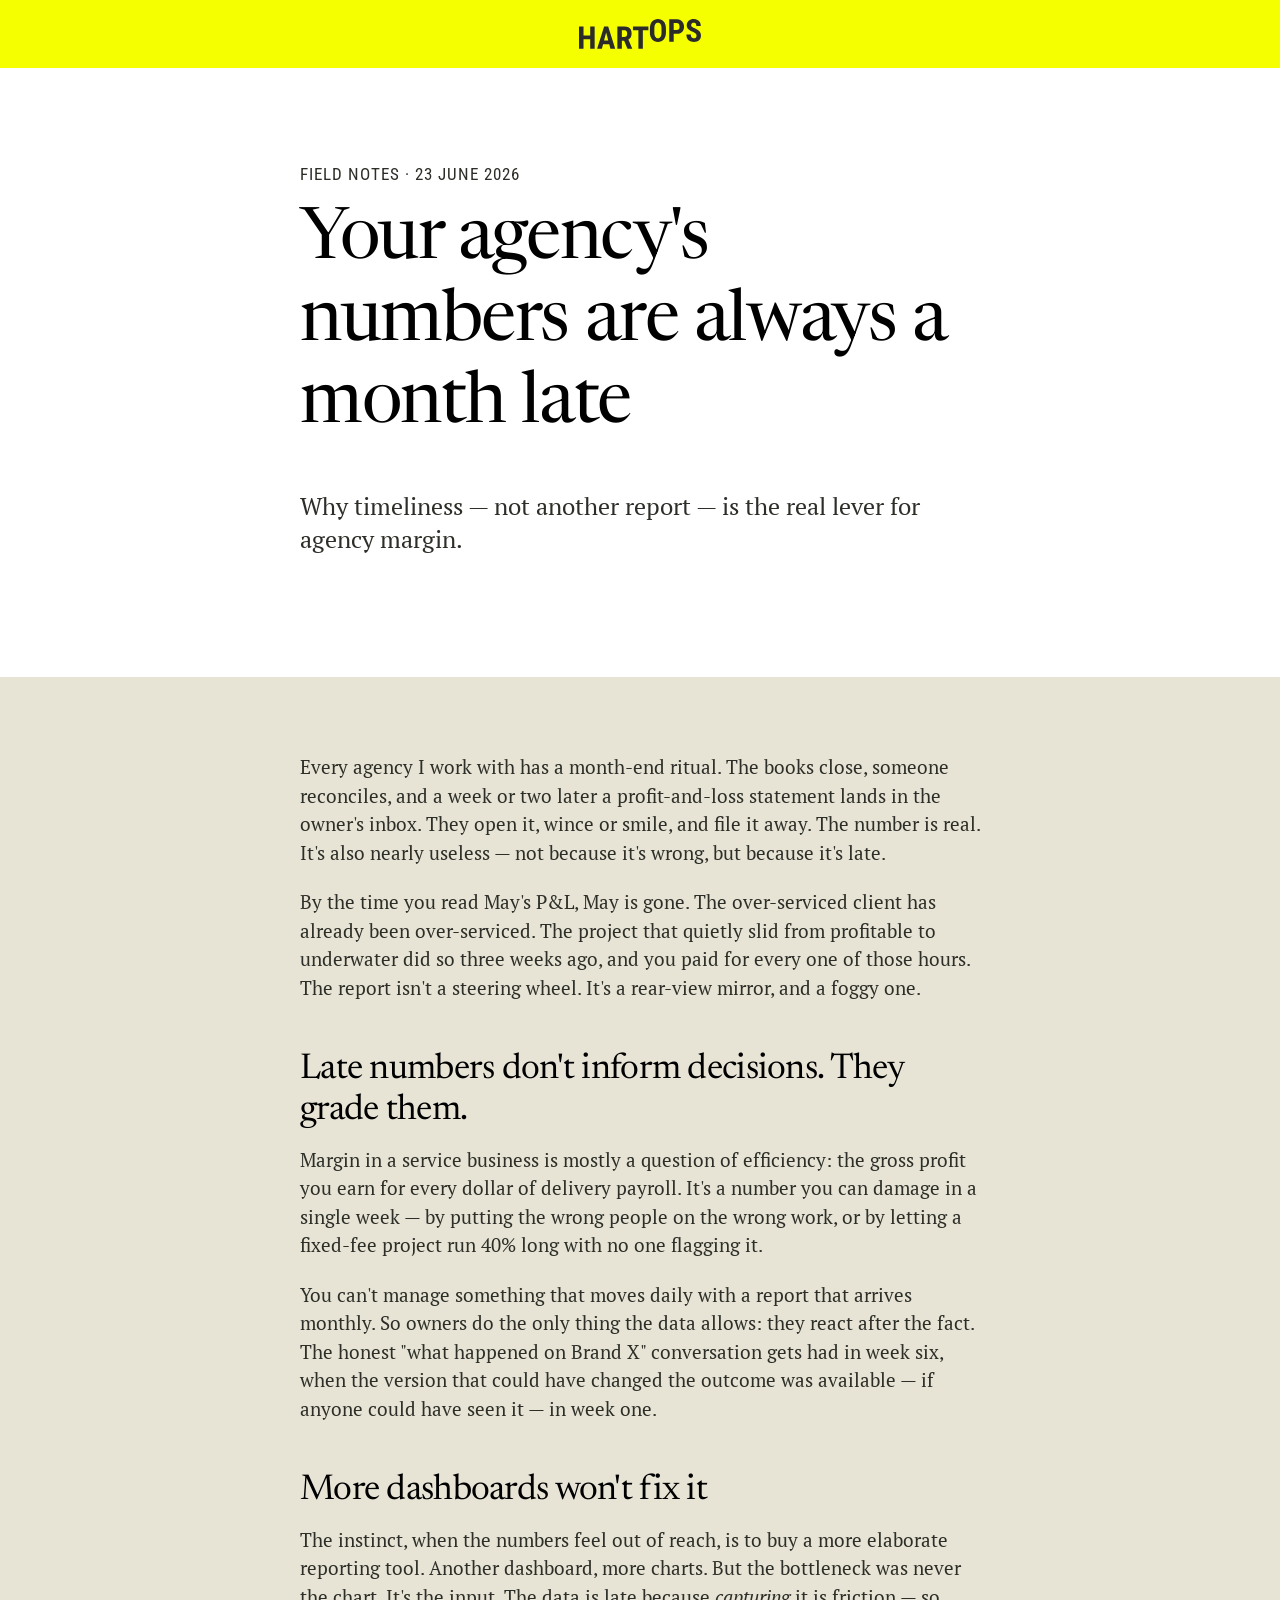
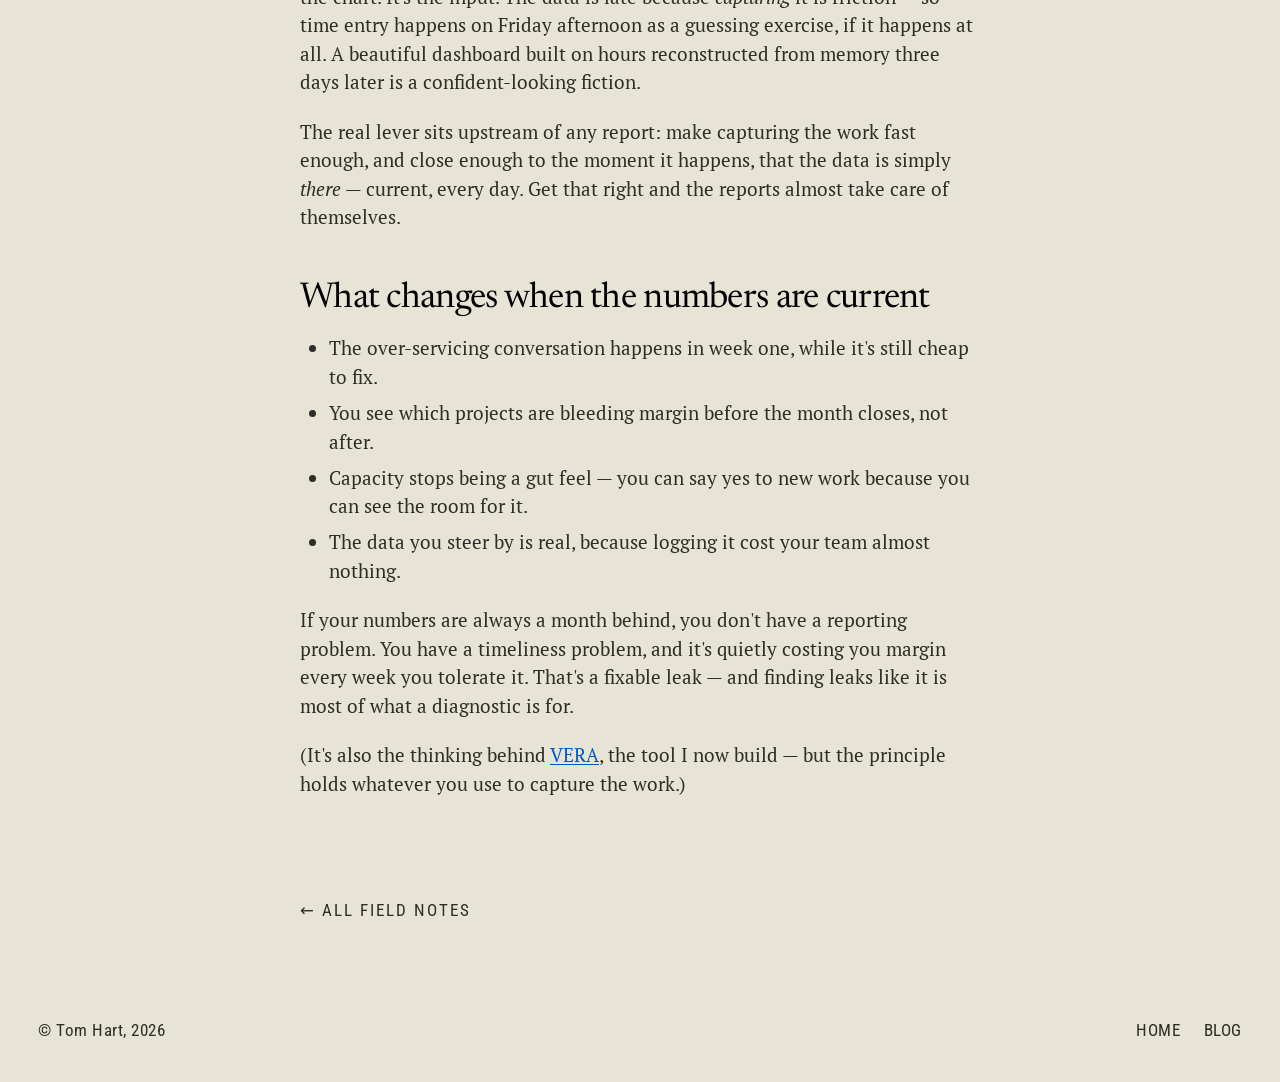
<file: blog/your-numbers-are-late/index.html>
<!doctype html>
<html lang="en">
<head>
<meta charset="utf-8">
<meta name="viewport" content="width=device-width, initial-scale=1">
<title>Your agency's numbers are always a month late — Hart Ops</title>
<meta name="description" content="Why timeliness — not another report — is the real lever for agency margin.">
<meta name="author" content="Tom Hart">
<meta name="robots" content="index,follow,max-image-preview:large">
<meta name="theme-color" content="#047AFF">
<meta property="og:title" content="Your agency's numbers are always a month late — Hart Ops">
<meta property="og:description" content="Why timeliness — not another report — is the real lever for agency margin.">
<meta property="og:type" content="article">
<meta property="og:url" content="https://hartops.com/blog/your-numbers-are-late/">
<meta property="og:image" content="https://hartops.com/assets/img/tom-hart.jpg">
<meta property="og:site_name" content="Hart Ops">
<link rel="canonical" href="https://hartops.com/blog/your-numbers-are-late/">
<link rel="icon" href="/assets/img/hart-ops-logo.svg" type="image/svg+xml">
<link rel="preconnect" href="https://fonts.googleapis.com">
<link rel="preconnect" href="https://fonts.gstatic.com" crossorigin>
<link href="https://fonts.googleapis.com/css2?family=Abel&family=Newsreader:ital,opsz,wght@0,6..72,400..500;1,6..72,400..500&family=PT+Serif:ital,wght@0,400;0,700;1,400;1,700&family=Roboto+Condensed:wght@400;500&display=swap" rel="stylesheet">
<link rel="stylesheet" href="/styles.css">
<script type="application/ld+json">
{
  "@context": "https://schema.org",
  "@type": "BlogPosting",
  "headline": "Your agency's numbers are always a month late",
  "datePublished": "2026-06-23",
  "description": "Why timeliness — not another report — is the real lever for agency margin.",
  "author": {
    "@type": "Person",
    "name": "Tom Hart",
    "url": "https://hartops.com/"
  },
  "publisher": {
    "@type": "Organization",
    "name": "Hart Ops"
  },
  "mainEntityOfPage": "https://hartops.com/blog/your-numbers-are-late/"
}
</script>
</head>
<body class="bg-cream">
<a class="skip-link" href="#main">Skip to main content</a>
<header class="site-header bg-canary z-50">
  <div class="px-6 md:px-8 py-4 flex justify-center">
    <a class="block max-h-[30px]" href="/" aria-label="Hart Ops home"><img class="block max-h-[30px] w-auto" src="/assets/img/hart-ops-logo.svg" alt="Hart Ops" width="122" height="30"></a>
  </div>
</header>
<main id="main">
  <article>
    <header class="px-6 md:px-8 py-14 md:py-20 bg-white">
      <div class="mx-auto max-w-[68ch]">
        <p class="font-meta uppercase tracking-[0.06em] text-sm text-ink/60 mb-3"><a class="text-ink/60 no-underline hover:text-blue" href="/blog/">Field Notes</a> &middot; 23 June 2026</p>
        <h1 class="text-4xl md:text-6xl">Your agency's numbers are always a month late</h1>
        <p class="text-lg md:text-xl mt-4">Why timeliness — not another report — is the real lever for agency margin.</p>
      </div>
    </header>
    <div class="px-6 md:px-8 py-12 md:py-16">
      <div class="post-body mx-auto max-w-[68ch]">
<p>Every agency I work with has a month-end ritual. The books close, someone reconciles, and a week or two later a profit-and-loss statement lands in the owner&#39;s inbox. They open it, wince or smile, and file it away. The number is real. It&#39;s also nearly useless — not because it&#39;s wrong, but because it&#39;s late.</p>
<p>By the time you read May&#39;s P&amp;L, May is gone. The over-serviced client has already been over-serviced. The project that quietly slid from profitable to underwater did so three weeks ago, and you paid for every one of those hours. The report isn&#39;t a steering wheel. It&#39;s a rear-view mirror, and a foggy one.</p>
<h2>Late numbers don&#39;t inform decisions. They grade them.</h2>
<p>Margin in a service business is mostly a question of efficiency: the gross profit you earn for every dollar of delivery payroll. It&#39;s a number you can damage in a single week — by putting the wrong people on the wrong work, or by letting a fixed-fee project run 40% long with no one flagging it.</p>
<p>You can&#39;t manage something that moves daily with a report that arrives monthly. So owners do the only thing the data allows: they react after the fact. The honest &quot;what happened on Brand X&quot; conversation gets had in week six, when the version that could have changed the outcome was available — if anyone could have seen it — in week one.</p>
<h2>More dashboards won&#39;t fix it</h2>
<p>The instinct, when the numbers feel out of reach, is to buy a more elaborate reporting tool. Another dashboard, more charts. But the bottleneck was never the chart. It&#39;s the input. The data is late because <em>capturing</em> it is friction — so time entry happens on Friday afternoon as a guessing exercise, if it happens at all. A beautiful dashboard built on hours reconstructed from memory three days later is a confident-looking fiction.</p>
<p>The real lever sits upstream of any report: make capturing the work fast enough, and close enough to the moment it happens, that the data is simply <em>there</em> — current, every day. Get that right and the reports almost take care of themselves.</p>
<h2>What changes when the numbers are current</h2>
<ul>
<li>The over-servicing conversation happens in week one, while it&#39;s still cheap to fix.</li>
<li>You see which projects are bleeding margin before the month closes, not after.</li>
<li>Capacity stops being a gut feel — you can say yes to new work because you can see the room for it.</li>
<li>The data you steer by is real, because logging it cost your team almost nothing.</li>
</ul>
<p>If your numbers are always a month behind, you don&#39;t have a reporting problem. You have a timeliness problem, and it&#39;s quietly costing you margin every week you tolerate it. That&#39;s a fixable leak — and finding leaks like it is most of what a diagnostic is for.</p>
<p>(It&#39;s also the thinking behind <a href="https://getvera.site">VERA</a>, the tool I now build — but the principle holds whatever you use to capture the work.)</p>
      </div>
    </div>
    <div class="px-6 md:px-8 pb-12">
      <div class="mx-auto max-w-[68ch]">
        <a class="font-meta uppercase tracking-[2px] text-sm text-blue no-underline hover:underline" href="/blog/">&larr; All field notes</a>
      </div>
    </div>
  </article>
</main>
<footer class="py-8 font-meta text-[0.9rem] text-ink tracking-[0.03em]">
  <div class="mx-auto max-w-[1400px] px-6 md:px-8 flex flex-col gap-3 md:flex-row md:items-center md:justify-between md:flex-wrap">
    <p class="m-0">&copy; Tom Hart, <span id="year">2026</span></p>
    <ul class="list-none p-0 m-0 flex gap-5 flex-wrap uppercase">
      <li><a href="/">Home</a></li>
      <li><a href="/blog/">Blog</a></li>
    </ul>
  </div>
</footer>
<script src="/script.js" defer></script>
</body>
</html>
</file>
<file: assets/fonts/fonts.css>
/* Self-hosted fonts (issue 25): Latin subset only, only the styles the site uses.
   Plain CSS, not part of the Tailwind build. Family names match src/input.css. */

@font-face {
  font-family: "Abel";
  font-style: normal;
  font-weight: 400;
  font-display: swap;
  src: url("/assets/fonts/abel-400.woff2") format("woff2");
}

@font-face {
  font-family: "Newsreader";
  font-style: normal;
  font-weight: 400 500;
  font-display: swap;
  src: url("/assets/fonts/newsreader.woff2") format("woff2");
}

@font-face {
  font-family: "Newsreader";
  font-style: italic;
  font-weight: 400 500;
  font-display: swap;
  src: url("/assets/fonts/newsreader-italic.woff2") format("woff2");
}

@font-face {
  font-family: "PT Serif";
  font-style: normal;
  font-weight: 400;
  font-display: swap;
  src: url("/assets/fonts/pt-serif-400.woff2") format("woff2");
}

@font-face {
  font-family: "PT Serif";
  font-style: italic;
  font-weight: 400;
  font-display: swap;
  src: url("/assets/fonts/pt-serif-400-italic.woff2") format("woff2");
}

@font-face {
  font-family: "PT Serif";
  font-style: normal;
  font-weight: 700;
  font-display: swap;
  src: url("/assets/fonts/pt-serif-700.woff2") format("woff2");
}

/* One variable file covers both weights the site uses (400 and 500). */
@font-face {
  font-family: "Roboto Condensed";
  font-style: normal;
  font-weight: 400 500;
  font-display: swap;
  src: url("/assets/fonts/roboto-condensed.woff2") format("woff2");
}
</file>
<file: styles.css>
/*! tailwindcss v4.3.3 | MIT License | https://tailwindcss.com */
@layer properties{@supports (((-webkit-hyphens:none)) and (not (margin-trim:inline))) or ((-moz-orient:inline) and (not (color:rgb(from red r g b)))){*,:before,:after,::backdrop{--tw-border-style:solid;--tw-font-weight:initial;--tw-tracking:initial;--tw-shadow:0 0 #0000;--tw-shadow-color:initial;--tw-shadow-alpha:100%;--tw-inset-shadow:0 0 #0000;--tw-inset-shadow-color:initial;--tw-inset-shadow-alpha:100%;--tw-ring-color:initial;--tw-ring-shadow:0 0 #0000;--tw-inset-ring-color:initial;--tw-inset-ring-shadow:0 0 #0000;--tw-ring-inset:initial;--tw-ring-offset-width:0px;--tw-ring-offset-color:#fff;--tw-ring-offset-shadow:0 0 #0000;--tw-blur:initial;--tw-brightness:initial;--tw-contrast:initial;--tw-grayscale:initial;--tw-hue-rotate:initial;--tw-invert:initial;--tw-opacity:initial;--tw-saturate:initial;--tw-sepia:initial;--tw-drop-shadow:initial;--tw-drop-shadow-color:initial;--tw-drop-shadow-alpha:100%;--tw-drop-shadow-size:initial;--tw-leading:initial;--tw-duration:initial;--tw-ease:initial;--tw-outline-style:solid;--btn-fill:0%}}}@layer theme{:root,:host{--font-sans:-apple-system, BlinkMacSystemFont, "Segoe UI", Roboto, "Helvetica Neue", "Noto Sans", Arial, sans-serif, "Apple Color Emoji", "Segoe UI Emoji", "Segoe UI Symbol", "Noto Color Emoji";--font-mono:ui-monospace, SFMono-Regular, Menlo, Monaco, Consolas, "Liberation Mono", "Courier New", monospace;--color-black:#000;--color-white:#fff;--spacing:.25rem;--text-sm:.875rem;--text-sm--line-height:calc(1.25 / .875);--text-base:1rem;--text-base--line-height:calc(1.5 / 1);--text-lg:1.125rem;--text-lg--line-height:calc(1.75 / 1.125);--text-xl:1.25rem;--text-xl--line-height:calc(1.75 / 1.25);--text-2xl:1.5rem;--text-2xl--line-height:calc(2 / 1.5);--text-3xl:1.875rem;--text-3xl--line-height:calc(2.25 / 1.875);--text-4xl:2.25rem;--text-4xl--line-height:calc(2.5 / 2.25);--text-6xl:3.75rem;--text-6xl--line-height:1;--font-weight-normal:400;--font-weight-medium:500;--font-weight-bold:700;--tracking-normal:0em;--tracking-wide:.025em;--tracking-wider:.05em;--tracking-widest:.1em;--leading-normal:1.5;--radius-md:.375rem;--ease-out:cubic-bezier(0, 0, .2, 1);--default-transition-duration:.15s;--default-transition-timing-function:cubic-bezier(.4, 0, .2, 1);--default-font-family:var(--font-sans);--default-mono-font-family:var(--font-mono);--color-cream:#e7e4d6;--color-ink:#2c2e27;--color-blue:#047aff;--color-blue-text:#0059cc;--color-yellow:#ecf251;--color-spooky-mulder:#51ff2f;--color-dough:#e7e4d6;--color-canary:#f5ff00;--color-navy:#0b3e9d;--font-heading:"Newsreader", Georgia, "Times New Roman", serif;--font-body:"PT Serif", Georgia, "Times New Roman", serif;--font-meta:"Roboto Condensed", system-ui, sans-serif;--font-ui:"Abel", system-ui, sans-serif}}@layer base{*,:after,:before,::backdrop{box-sizing:border-box;border:0 solid;margin:0;padding:0}::file-selector-button{box-sizing:border-box;border:0 solid;margin:0;padding:0}html,:host{-webkit-text-size-adjust:100%;tab-size:4;line-height:1.5;font-family:var(--default-font-family,-apple-system, BlinkMacSystemFont, "Segoe UI", Roboto, "Helvetica Neue", "Noto Sans", Arial, sans-serif, "Apple Color Emoji", "Segoe UI Emoji", "Segoe UI Symbol", "Noto Color Emoji");font-feature-settings:var(--default-font-feature-settings,normal);font-variation-settings:var(--default-font-variation-settings,normal);-webkit-tap-highlight-color:transparent}hr{height:0;color:inherit;border-top-width:1px}abbr:where([title]){-webkit-text-decoration:underline dotted;text-decoration:underline dotted}h1,h2,h3,h4,h5,h6{font-size:inherit;font-weight:inherit}a{color:inherit;-webkit-text-decoration:inherit;-webkit-text-decoration:inherit;-webkit-text-decoration:inherit;text-decoration:inherit}b,strong{font-weight:bolder}code,kbd,samp,pre{font-family:var(--default-mono-font-family,ui-monospace, SFMono-Regular, Menlo, Monaco, Consolas, "Liberation Mono", "Courier New", monospace);font-feature-settings:var(--default-mono-font-feature-settings,normal);font-variation-settings:var(--default-mono-font-variation-settings,normal);font-size:1em}small{font-size:80%}sub,sup{vertical-align:baseline;font-size:75%;line-height:0;position:relative}sub{bottom:-.25em}sup{top:-.5em}table{text-indent:0;border-color:inherit;border-collapse:collapse}:-moz-focusring:where(:not(iframe)){outline:auto}progress{vertical-align:baseline}summary{display:list-item}ol,ul,menu{list-style:none}img,svg,video,canvas,audio,iframe,embed,object{vertical-align:middle;display:block}img,video{max-width:100%;height:auto}button,input,select,optgroup,textarea{font:inherit;font-feature-settings:inherit;font-variation-settings:inherit;letter-spacing:inherit;color:inherit;opacity:1;background-color:#0000;border-radius:0}::file-selector-button{font:inherit;font-feature-settings:inherit;font-variation-settings:inherit;letter-spacing:inherit;color:inherit;opacity:1;background-color:#0000;border-radius:0}:where(select:is([multiple],[size])) optgroup{font-weight:bolder}:where(select:is([multiple],[size])) optgroup option{padding-inline-start:20px}::file-selector-button{margin-inline-end:4px}::placeholder{opacity:1}@supports (not ((-webkit-appearance:-apple-pay-button))) or (contain-intrinsic-size:1px){::placeholder{color:currentColor}@supports (color:color-mix(in lab, red, red)){::placeholder{color:color-mix(in oklab, currentcolor 50%, transparent)}}}textarea{resize:vertical}::-webkit-search-decoration{-webkit-appearance:none}::-webkit-date-and-time-value{min-height:1lh;text-align:inherit}::-webkit-datetime-edit{display:inline-flex}::-webkit-datetime-edit-fields-wrapper{padding:0}::-webkit-datetime-edit{padding-block:0}::-webkit-datetime-edit-year-field{padding-block:0}::-webkit-datetime-edit-month-field{padding-block:0}::-webkit-datetime-edit-day-field{padding-block:0}::-webkit-datetime-edit-hour-field{padding-block:0}::-webkit-datetime-edit-minute-field{padding-block:0}::-webkit-datetime-edit-second-field{padding-block:0}::-webkit-datetime-edit-millisecond-field{padding-block:0}::-webkit-datetime-edit-meridiem-field{padding-block:0}::-webkit-calendar-picker-indicator{line-height:1}:-moz-ui-invalid{box-shadow:none}button,input:where([type=button],[type=reset],[type=submit]){appearance:button}::file-selector-button{appearance:button}::-webkit-inner-spin-button{height:auto}::-webkit-outer-spin-button{height:auto}[hidden]:where(:not([hidden=until-found])){display:none!important}html{scroll-behavior:smooth;font-size:17px}@media (min-width:48rem){html{font-size:19px}}html{-webkit-text-size-adjust:100%}body{font-family:var(--font-body);--tw-leading:var(--leading-normal);line-height:var(--leading-normal);color:var(--color-ink);-webkit-font-smoothing:antialiased;-moz-osx-font-smoothing:grayscale}h1,h2,h3{font-family:var(--font-heading);--tw-leading:1.15;--tw-font-weight:var(--font-weight-normal);line-height:1.15;font-weight:var(--font-weight-normal);--tw-tracking:-.02em;letter-spacing:-.02em;color:var(--color-black);margin-bottom:.6em}p{margin-bottom:1.1em}strong{--tw-font-weight:var(--font-weight-bold);font-weight:var(--font-weight-bold)}@media (prefers-reduced-motion:reduce){html{scroll-behavior:auto}}}@layer components{.theme-dark{background-color:var(--color-navy);color:var(--color-white)}.theme-dark h1,.theme-dark h2,.theme-dark h3{color:var(--color-white)}.theme-dark a{color:var(--color-yellow)}.theme-dark a:hover,.theme-dark a:focus{color:var(--color-white)}.theme-black{background-color:var(--color-ink);color:var(--color-cream)}.theme-black h1,.theme-black h2,.theme-black h3{color:var(--color-cream)}.theme-black a{color:var(--color-yellow)}.theme-black a:hover,.theme-black a:focus{color:var(--color-white)}.btn{isolation:isolate;cursor:pointer;background-color:var(--color-canary);font-family:var(--font-meta);font-size:var(--text-base);line-height:var(--tw-leading,var(--text-base--line-height));--tw-font-weight:var(--font-weight-medium);font-weight:var(--font-weight-medium);--tw-tracking:2px;letter-spacing:2px;text-transform:uppercase;transition-property:background-color,color,border-color;transition-timing-function:var(--tw-ease,var(--default-transition-timing-function));transition-duration:var(--tw-duration,var(--default-transition-duration));--tw-duration:.15s;--tw-ease:var(--ease-out);transition-duration:.15s;transition-timing-function:var(--ease-out);--btn-ring:var(--color-ink);border-color:#0000;border-radius:3.40282e38px;padding-block:.7em;padding-inline:1.6em;text-decoration-line:none;display:inline-block;position:relative}.theme-dark .btn,.theme-black .btn{--btn-ring:var(--color-cream);background:var(--color-ink);color:var(--color-cream)}.theme-dark .btn-primary:hover,.theme-dark .btn-primary:focus,.theme-black .btn-primary:hover,.theme-black .btn-primary:focus{background-color:var(--color-white);color:var(--color-black)}.theme-mid{background-color:var(--color-dough);color:var(--color-ink)}.theme-mid .btn{--btn-ring:var(--color-ink);background:var(--color-navy);color:#fff}.btn-primary{background-color:var(--color-yellow);color:var(--color-black)}.btn-primary:hover,.btn-primary:focus{background-color:var(--color-black);color:var(--color-yellow)}.theme-mid .btn-primary:hover,.theme-mid .btn-primary:focus{background-color:var(--color-white);color:var(--color-black)}.btn-outline{border-color:var(--color-ink);color:var(--color-spooky-mulder);background-color:#0000;background:var(--color-ink)}.input-field{border-radius:var(--radius-md);border-style:var(--tw-border-style);border-width:1px;border-color:var(--color-white);background-color:var(--color-white);width:100%;padding-inline:calc(var(--spacing) * 4);font-family:var(--font-body);color:var(--color-black);padding-block:.85em}.input-field:focus{border-color:var(--color-yellow);outline-style:var(--tw-outline-style);outline-offset:2px;outline-width:2px;outline-color:var(--color-yellow)}.field-label{margin-bottom:calc(var(--spacing) * 2);font-family:var(--font-meta);font-size:var(--text-sm);line-height:var(--tw-leading,var(--text-sm--line-height));--tw-font-weight:var(--font-weight-medium);font-weight:var(--font-weight-medium);--tw-tracking:.04em;letter-spacing:.04em;color:var(--color-white);text-transform:uppercase;display:block}.post-body{color:var(--color-ink)}.post-body h2{margin-top:calc(var(--spacing) * 10);margin-bottom:calc(var(--spacing) * 3);font-size:var(--text-2xl);line-height:var(--tw-leading,var(--text-2xl--line-height))}@media (min-width:48rem){.post-body h2{font-size:var(--text-3xl);line-height:var(--tw-leading,var(--text-3xl--line-height))}}.post-body h3{margin-top:calc(var(--spacing) * 8);margin-bottom:calc(var(--spacing) * 2);font-size:var(--text-xl);line-height:var(--tw-leading,var(--text-xl--line-height))}@media (min-width:48rem){.post-body h3{font-size:var(--text-2xl);line-height:var(--tw-leading,var(--text-2xl--line-height))}}.post-body p{margin-bottom:1.1em}.post-body a{color:var(--color-blue-text);text-underline-offset:2px;text-decoration-line:underline}.post-body a:hover{color:var(--color-ink)}.post-body ul{padding-left:calc(var(--spacing) * 6);margin-bottom:1.1em;list-style-type:disc}.post-body ol{padding-left:calc(var(--spacing) * 6);margin-bottom:1.1em;list-style-type:decimal}.post-body li{margin-bottom:.4em}.post-body blockquote{margin-block:calc(var(--spacing) * 6);border-left-style:var(--tw-border-style);border-color:#047aff66;border-left-width:4px}@supports (color:color-mix(in lab, red, red)){.post-body blockquote{border-color:color-mix(in oklab, var(--color-blue) 40%, transparent)}}.post-body blockquote{padding-left:calc(var(--spacing) * 4);color:#2c2e27cc}@supports (color:color-mix(in lab, red, red)){.post-body blockquote{color:color-mix(in oklab, var(--color-ink) 80%, transparent)}}.post-body blockquote{font-style:italic}.post-body hr{margin-block:calc(var(--spacing) * 10);border-style:var(--tw-border-style);border-width:0;border-top-style:var(--tw-border-style);border-color:#2c2e2726;border-top-width:1px}@supports (color:color-mix(in lab, red, red)){.post-body hr{border-color:color-mix(in oklab, var(--color-ink) 15%, transparent)}}.post-body code{background-color:#2c2e270d;border-radius:.25rem}@supports (color:color-mix(in lab, red, red)){.post-body code{background-color:color-mix(in oklab, var(--color-ink) 5%, transparent)}}.post-body code{padding-inline:var(--spacing);padding-block:calc(var(--spacing) * .5);font-family:ui-monospace,SFMono-Regular,Menlo,Consolas,monospace;font-size:.9em}}@layer utilities{.relative{position:relative}.static{position:static}.sticky{position:sticky}.z-0{z-index:0}.z-10{z-index:10}.z-50{z-index:50}.m-0{margin:0}.mx-auto{margin-inline:auto}.mt-3{margin-top:calc(var(--spacing) * 3)}.mt-4{margin-top:calc(var(--spacing) * 4)}.mt-6{margin-top:calc(var(--spacing) * 6)}.mb-0{margin-bottom:0}.mb-1{margin-bottom:var(--spacing)}.mb-2{margin-bottom:calc(var(--spacing) * 2)}.mb-3{margin-bottom:calc(var(--spacing) * 3)}.mb-4{margin-bottom:calc(var(--spacing) * 4)}.mb-6{margin-bottom:calc(var(--spacing) * 6)}.ml-4{margin-left:calc(var(--spacing) * 4)}.block{display:block}.contents{display:contents}.flex{display:flex}.grid{display:grid}.hidden{display:none}.inline{display:inline}.inline-block{display:inline-block}.table{display:table}.max-h-\[30px\]{max-height:30px}.min-h-\[1\.5em\]{min-height:1.5em}.min-h-\[7rem\]{min-height:7rem}.w-auto{width:auto}.w-full{width:100%}.max-w-\[18ch\]{max-width:18ch}.max-w-\[26ch\]{max-width:26ch}.max-w-\[36em\]{max-width:36em}.max-w-\[60ch\]{max-width:60ch}.max-w-\[62ch\]{max-width:62ch}.max-w-\[68ch\]{max-width:68ch}.max-w-\[420px\]{max-width:420px}.max-w-\[760px\]{max-width:760px}.max-w-\[1100px\]{max-width:1100px}.max-w-\[1400px\]{max-width:1400px}.grow{flex-grow:1}.resize-y{resize:vertical}.list-outside{list-style-position:outside}.list-disc{list-style-type:disc}.list-none{list-style-type:none}.flex-col{flex-direction:column}.flex-wrap{flex-wrap:wrap}.items-center{align-items:center}.justify-center{justify-content:center}.gap-2{gap:calc(var(--spacing) * 2)}.gap-3{gap:calc(var(--spacing) * 3)}.gap-4{gap:calc(var(--spacing) * 4)}.gap-5{gap:calc(var(--spacing) * 5)}.gap-8{gap:calc(var(--spacing) * 8)}.gap-12{gap:calc(var(--spacing) * 12)}.rounded-md{border-radius:var(--radius-md)}.border{border-style:var(--tw-border-style);border-width:1px}.border-t{border-top-style:var(--tw-border-style);border-top-width:1px}.border-ink\/15{border-color:#2c2e2726}@supports (color:color-mix(in lab, red, red)){.border-ink\/15{border-color:color-mix(in oklab, var(--color-ink) 15%, transparent)}}.bg-\[\#FDFD96\]{background-color:#fdfd96}.bg-blue{background-color:var(--color-blue)}.bg-canary{background-color:var(--color-canary)}.bg-cream{background-color:var(--color-cream)}.bg-white{background-color:var(--color-white)}.bg-yellow{background-color:var(--color-yellow)}.p-0{padding:0}.p-7{padding:calc(var(--spacing) * 7)}.px-6{padding-inline:calc(var(--spacing) * 6)}.py-4{padding-block:calc(var(--spacing) * 4)}.py-8{padding-block:calc(var(--spacing) * 8)}.py-12{padding-block:calc(var(--spacing) * 12)}.py-14{padding-block:calc(var(--spacing) * 14)}.py-16{padding-block:calc(var(--spacing) * 16)}.pb-12{padding-bottom:calc(var(--spacing) * 12)}.font-body{font-family:var(--font-body)}.font-heading{font-family:var(--font-heading)}.font-meta{font-family:var(--font-meta)}.font-ui{font-family:var(--font-ui)}.text-2xl{font-size:var(--text-2xl);line-height:var(--tw-leading,var(--text-2xl--line-height))}.text-4xl{font-size:var(--text-4xl);line-height:var(--tw-leading,var(--text-4xl--line-height))}.text-lg{font-size:var(--text-lg);line-height:var(--tw-leading,var(--text-lg--line-height))}.text-sm{font-size:var(--text-sm);line-height:var(--tw-leading,var(--text-sm--line-height))}.text-xl{font-size:var(--text-xl);line-height:var(--tw-leading,var(--text-xl--line-height))}.text-\[0\.8rem\]{font-size:.8rem}.text-\[0\.9rem\]{font-size:.9rem}.text-\[0\.95rem\]{font-size:.95rem}.text-\[1\.4rem\]{font-size:1.4rem}.text-\[1\.5rem\]{font-size:1.5rem}.text-\[1\.6rem\]{font-size:1.6rem}.text-\[1\.15rem\]{font-size:1.15rem}.text-\[2\.6rem\]{font-size:2.6rem}.text-\[2rem\]{font-size:2rem}.font-bold{--tw-font-weight:var(--font-weight-bold);font-weight:var(--font-weight-bold)}.font-medium{--tw-font-weight:var(--font-weight-medium);font-weight:var(--font-weight-medium)}.tracking-\[0\.03em\]{--tw-tracking:.03em;letter-spacing:.03em}.tracking-\[0\.04em\]{--tw-tracking:.04em;letter-spacing:.04em}.tracking-\[0\.05em\]{--tw-tracking:.05em;letter-spacing:.05em}.tracking-\[0\.06em\]{--tw-tracking:.06em;letter-spacing:.06em}.tracking-\[0\.08em\]{--tw-tracking:.08em;letter-spacing:.08em}.tracking-\[2px\]{--tw-tracking:2px;letter-spacing:2px}.tracking-normal{--tw-tracking:var(--tracking-normal);letter-spacing:var(--tracking-normal)}.tracking-wide{--tw-tracking:var(--tracking-wide);letter-spacing:var(--tracking-wide)}.tracking-widest{--tw-tracking:var(--tracking-widest);letter-spacing:var(--tracking-widest)}.text-\[\#2B2C29\]{color:#2b2c29}.text-black{color:var(--color-black)}.text-blue-text{color:var(--color-blue-text)}.text-ink{color:var(--color-ink)}.text-ink\/70{color:#2c2e27b3}@supports (color:color-mix(in lab, red, red)){.text-ink\/70{color:color-mix(in oklab, var(--color-ink) 70%, transparent)}}.lowercase{text-transform:lowercase}.normal-case{text-transform:none}.uppercase{text-transform:uppercase}.italic{font-style:italic}.no-underline{text-decoration-line:none}.shadow-\[-8px_8px_0px_0px_rgba\(0\,0\,0\,\.25\)\]{--tw-shadow:-8px 8px 0px 0px var(--tw-shadow-color,#00000040);box-shadow:var(--tw-inset-shadow), var(--tw-inset-ring-shadow), var(--tw-ring-offset-shadow), var(--tw-ring-shadow), var(--tw-shadow)}.invert{--tw-invert:invert(100%);filter:var(--tw-blur,) var(--tw-brightness,) var(--tw-contrast,) var(--tw-grayscale,) var(--tw-hue-rotate,) var(--tw-invert,) var(--tw-saturate,) var(--tw-sepia,) var(--tw-drop-shadow,)}@media (hover:hover){.hover\:text-blue-text:hover{color:var(--color-blue-text)}.hover\:underline:hover{text-decoration-line:underline}}@media (min-width:48rem){.md\:basis-full{flex-basis:100%}.md\:grid-cols-2{grid-template-columns:repeat(2,minmax(0,1fr))}.md\:grid-cols-\[1\.4fr_1fr\]{grid-template-columns:1.4fr 1fr}.md\:grid-cols-\[60\%_40\%\]{grid-template-columns:60% 40%}.md\:flex-row{flex-direction:row}.md\:flex-wrap{flex-wrap:wrap}.md\:items-center{align-items:center}.md\:justify-between{justify-content:space-between}.md\:gap-12{gap:calc(var(--spacing) * 12)}.md\:px-8{padding-inline:calc(var(--spacing) * 8)}.md\:py-10{padding-block:calc(var(--spacing) * 10)}.md\:py-16{padding-block:calc(var(--spacing) * 16)}.md\:py-20{padding-block:calc(var(--spacing) * 20)}.md\:py-22{padding-block:calc(var(--spacing) * 22)}.md\:py-24{padding-block:calc(var(--spacing) * 24)}.md\:text-2xl{font-size:var(--text-2xl);line-height:var(--tw-leading,var(--text-2xl--line-height))}.md\:text-4xl{font-size:var(--text-4xl);line-height:var(--tw-leading,var(--text-4xl--line-height))}.md\:text-6xl{font-size:var(--text-6xl);line-height:var(--tw-leading,var(--text-6xl--line-height))}.md\:text-xl{font-size:var(--text-xl);line-height:var(--tw-leading,var(--text-xl--line-height))}.md\:text-\[1\.8rem\]{font-size:1.8rem}.md\:text-\[2\.3125rem\]{font-size:2.3125rem}.md\:text-\[2rem\]{font-size:2rem}.md\:text-\[3rem\]{font-size:3rem}}}.list-arrow,.list-check{padding:0;list-style-type:none}.list-arrow>li,.list-check>li{padding-left:calc(var(--spacing) * 7);margin-bottom:.85em;position:relative}.list-arrow>li:before{--tw-font-weight:var(--font-weight-bold);font-weight:var(--font-weight-bold);color:var(--color-yellow);content:"→";position:absolute;left:0}.list-check>li:before{--tw-font-weight:var(--font-weight-bold);font-weight:var(--font-weight-bold);color:var(--color-blue);content:"✓";position:absolute;left:0}.theme-dark .list-arrow>li:before,.theme-dark .list-check>li:before{color:var(--color-yellow)}.timeline-list{counter-reset:step;padding:0;list-style-type:none}.timeline-list>li{border-bottom-style:var(--tw-border-style);border-color:#2c2e2726;border-bottom-width:1px;position:relative}@supports (color:color-mix(in lab, red, red)){.timeline-list>li{border-color:color-mix(in oklab, var(--color-ink) 15%, transparent)}}.timeline-list>li{padding-block:calc(var(--spacing) * 6);padding-left:calc(var(--spacing) * 15);counter-increment:step}.timeline-list>li:last-child{border-bottom-style:var(--tw-border-style);border-bottom-width:0}.timeline-list>li:before{top:calc(var(--spacing) * 6);height:calc(var(--spacing) * 10);width:calc(var(--spacing) * 10);background-color:var(--color-blue);font-family:var(--font-meta);--tw-font-weight:var(--font-weight-medium);font-size:.95rem;font-weight:var(--font-weight-medium);--tw-tracking:var(--tracking-wider);letter-spacing:var(--tracking-wider);color:var(--color-white);content:counter(step);border-radius:3.40282e38px;place-items:center;display:grid;position:absolute;left:0}.hp-field{pointer-events:none;opacity:0;width:1px;height:1px;position:absolute;left:-9999px}.skip-link{top:calc(var(--spacing) * -12);left:calc(var(--spacing) * 2);z-index:50;border-radius:var(--radius-md);background-color:var(--color-ink);padding-inline:calc(var(--spacing) * 4);padding-block:calc(var(--spacing) * 2);font-family:var(--font-meta);font-size:var(--text-sm);line-height:var(--tw-leading,var(--text-sm--line-height));--tw-tracking:var(--tracking-wide);letter-spacing:var(--tracking-wide);color:var(--color-cream);text-transform:uppercase;position:absolute}.skip-link:focus{top:calc(var(--spacing) * 2);outline-style:var(--tw-outline-style);outline-offset:2px;outline-width:2px;outline-color:var(--color-yellow)}.site-header{position:sticky;top:0}@property --btn-fill{syntax:"<percentage>";inherits:false;initial-value:0%}.btn:before{content:"";border-radius:inherit;background:linear-gradient(45deg, var(--btn-ring) var(--btn-fill), transparent var(--btn-fill));-webkit-mask-composite:xor;pointer-events:none;-webkit-mask-composite:xor;-webkit-mask-source-type:auto,auto;padding:2px;transition:--btn-fill .2s ease-out;position:absolute;inset:5px 5px -5px -5px;-webkit-mask-image:linear-gradient(#000 0 0),linear-gradient(#000 0 0);mask-image:linear-gradient(#000 0 0),linear-gradient(#000 0 0);-webkit-mask-position:0 0,0 0;mask-position:0 0,0 0;-webkit-mask-size:auto,auto;mask-size:auto,auto;-webkit-mask-repeat:repeat,repeat;mask-repeat:repeat,repeat;-webkit-mask-clip:content-box,border-box;mask-clip:content-box,border-box;-webkit-mask-origin:content-box,border-box;mask-origin:content-box,border-box;-webkit-mask-composite:xor;mask-composite:exclude;-webkit-mask-source-type:auto,auto;mask-mode:match-source,match-source}.btn:hover:before,.btn:focus-visible:before{--btn-fill:100%}.jay:before,.offset:before{content:"";border:1px solid var(--color-ink);z-index:0;display:inline-block;position:absolute;inset:10px 10px -10px -10px}.offset:before{border-radius:var(--radius-md)}@media (prefers-reduced-motion:reduce){.btn:before{transition:none}}@property --tw-border-style{syntax:"*";inherits:false;initial-value:solid}@property --tw-font-weight{syntax:"*";inherits:false}@property --tw-tracking{syntax:"*";inherits:false}@property --tw-shadow{syntax:"*";inherits:false;initial-value:0 0 #0000}@property --tw-shadow-color{syntax:"*";inherits:false}@property --tw-shadow-alpha{syntax:"<percentage>";inherits:false;initial-value:100%}@property --tw-inset-shadow{syntax:"*";inherits:false;initial-value:0 0 #0000}@property --tw-inset-shadow-color{syntax:"*";inherits:false}@property --tw-inset-shadow-alpha{syntax:"<percentage>";inherits:false;initial-value:100%}@property --tw-ring-color{syntax:"*";inherits:false}@property --tw-ring-shadow{syntax:"*";inherits:false;initial-value:0 0 #0000}@property --tw-inset-ring-color{syntax:"*";inherits:false}@property --tw-inset-ring-shadow{syntax:"*";inherits:false;initial-value:0 0 #0000}@property --tw-ring-inset{syntax:"*";inherits:false}@property --tw-ring-offset-width{syntax:"<length>";inherits:false;initial-value:0}@property --tw-ring-offset-color{syntax:"*";inherits:false;initial-value:#fff}@property --tw-ring-offset-shadow{syntax:"*";inherits:false;initial-value:0 0 #0000}@property --tw-blur{syntax:"*";inherits:false}@property --tw-brightness{syntax:"*";inherits:false}@property --tw-contrast{syntax:"*";inherits:false}@property --tw-grayscale{syntax:"*";inherits:false}@property --tw-hue-rotate{syntax:"*";inherits:false}@property --tw-invert{syntax:"*";inherits:false}@property --tw-opacity{syntax:"*";inherits:false}@property --tw-saturate{syntax:"*";inherits:false}@property --tw-sepia{syntax:"*";inherits:false}@property --tw-drop-shadow{syntax:"*";inherits:false}@property --tw-drop-shadow-color{syntax:"*";inherits:false}@property --tw-drop-shadow-alpha{syntax:"<percentage>";inherits:false;initial-value:100%}@property --tw-drop-shadow-size{syntax:"*";inherits:false}@property --tw-leading{syntax:"*";inherits:false}@property --tw-duration{syntax:"*";inherits:false}@property --tw-ease{syntax:"*";inherits:false}@property --tw-outline-style{syntax:"*";inherits:false;initial-value:solid}
</file>
<file: blog/blog.css>
/*! tailwindcss v4.3.3 | MIT License | https://tailwindcss.com */
@layer properties{@supports (((-webkit-hyphens:none)) and (not (margin-trim:inline))) or ((-moz-orient:inline) and (not (color:rgb(from red r g b)))){*,:before,:after,::backdrop{--tw-border-style:solid;--tw-font-weight:initial;--tw-tracking:initial;--tw-shadow:0 0 #0000;--tw-shadow-color:initial;--tw-shadow-alpha:100%;--tw-inset-shadow:0 0 #0000;--tw-inset-shadow-color:initial;--tw-inset-shadow-alpha:100%;--tw-ring-color:initial;--tw-ring-shadow:0 0 #0000;--tw-inset-ring-color:initial;--tw-inset-ring-shadow:0 0 #0000;--tw-ring-inset:initial;--tw-ring-offset-width:0px;--tw-ring-offset-color:#fff;--tw-ring-offset-shadow:0 0 #0000;--tw-blur:initial;--tw-brightness:initial;--tw-contrast:initial;--tw-grayscale:initial;--tw-hue-rotate:initial;--tw-invert:initial;--tw-opacity:initial;--tw-saturate:initial;--tw-sepia:initial;--tw-drop-shadow:initial;--tw-drop-shadow-color:initial;--tw-drop-shadow-alpha:100%;--tw-drop-shadow-size:initial;--tw-leading:initial;--tw-duration:initial;--tw-ease:initial;--tw-outline-style:solid;--btn-fill:0%}}}@layer theme{:root,:host{--font-sans:-apple-system, BlinkMacSystemFont, "Segoe UI", Roboto, "Helvetica Neue", "Noto Sans", Arial, sans-serif, "Apple Color Emoji", "Segoe UI Emoji", "Segoe UI Symbol", "Noto Color Emoji";--font-mono:ui-monospace, SFMono-Regular, Menlo, Monaco, Consolas, "Liberation Mono", "Courier New", monospace;--color-black:#000;--color-white:#fff;--spacing:.25rem;--text-sm:.875rem;--text-sm--line-height:calc(1.25 / .875);--text-base:1rem;--text-base--line-height:calc(1.5 / 1);--text-lg:1.125rem;--text-lg--line-height:calc(1.75 / 1.125);--text-xl:1.25rem;--text-xl--line-height:calc(1.75 / 1.25);--text-2xl:1.5rem;--text-2xl--line-height:calc(2 / 1.5);--text-3xl:1.875rem;--text-3xl--line-height:calc(2.25 / 1.875);--text-4xl:2.25rem;--text-4xl--line-height:calc(2.5 / 2.25);--text-6xl:3.75rem;--text-6xl--line-height:1;--font-weight-normal:400;--font-weight-medium:500;--font-weight-bold:700;--tracking-normal:0em;--tracking-wide:.025em;--tracking-wider:.05em;--tracking-widest:.1em;--leading-normal:1.5;--radius-md:.375rem;--ease-out:cubic-bezier(0, 0, .2, 1);--default-transition-duration:.15s;--default-transition-timing-function:cubic-bezier(.4, 0, .2, 1);--default-font-family:var(--font-sans);--default-mono-font-family:var(--font-mono);--color-cream:#e7e4d6;--color-ink:#2c2e27;--color-blue:#047aff;--color-blue-text:#0059cc;--color-yellow:#ecf251;--color-spooky-mulder:#51ff2f;--color-dough:#e7e4d6;--color-canary:#f5ff00;--color-navy:#0b3e9d;--font-heading:"Newsreader", Georgia, "Times New Roman", serif;--font-body:"PT Serif", Georgia, "Times New Roman", serif;--font-meta:"Roboto Condensed", system-ui, sans-serif;--font-ui:"Abel", system-ui, sans-serif}}@layer base{*,:after,:before,::backdrop{box-sizing:border-box;border:0 solid;margin:0;padding:0}::file-selector-button{box-sizing:border-box;border:0 solid;margin:0;padding:0}html,:host{-webkit-text-size-adjust:100%;tab-size:4;line-height:1.5;font-family:var(--default-font-family,-apple-system, BlinkMacSystemFont, "Segoe UI", Roboto, "Helvetica Neue", "Noto Sans", Arial, sans-serif, "Apple Color Emoji", "Segoe UI Emoji", "Segoe UI Symbol", "Noto Color Emoji");font-feature-settings:var(--default-font-feature-settings,normal);font-variation-settings:var(--default-font-variation-settings,normal);-webkit-tap-highlight-color:transparent}hr{height:0;color:inherit;border-top-width:1px}abbr:where([title]){-webkit-text-decoration:underline dotted;text-decoration:underline dotted}h1,h2,h3,h4,h5,h6{font-size:inherit;font-weight:inherit}a{color:inherit;-webkit-text-decoration:inherit;-webkit-text-decoration:inherit;-webkit-text-decoration:inherit;text-decoration:inherit}b,strong{font-weight:bolder}code,kbd,samp,pre{font-family:var(--default-mono-font-family,ui-monospace, SFMono-Regular, Menlo, Monaco, Consolas, "Liberation Mono", "Courier New", monospace);font-feature-settings:var(--default-mono-font-feature-settings,normal);font-variation-settings:var(--default-mono-font-variation-settings,normal);font-size:1em}small{font-size:80%}sub,sup{vertical-align:baseline;font-size:75%;line-height:0;position:relative}sub{bottom:-.25em}sup{top:-.5em}table{text-indent:0;border-color:inherit;border-collapse:collapse}:-moz-focusring:where(:not(iframe)){outline:auto}progress{vertical-align:baseline}summary{display:list-item}ol,ul,menu{list-style:none}img,svg,video,canvas,audio,iframe,embed,object{vertical-align:middle;display:block}img,video{max-width:100%;height:auto}button,input,select,optgroup,textarea{font:inherit;font-feature-settings:inherit;font-variation-settings:inherit;letter-spacing:inherit;color:inherit;opacity:1;background-color:#0000;border-radius:0}::file-selector-button{font:inherit;font-feature-settings:inherit;font-variation-settings:inherit;letter-spacing:inherit;color:inherit;opacity:1;background-color:#0000;border-radius:0}:where(select:is([multiple],[size])) optgroup{font-weight:bolder}:where(select:is([multiple],[size])) optgroup option{padding-inline-start:20px}::file-selector-button{margin-inline-end:4px}::placeholder{opacity:1}@supports (not ((-webkit-appearance:-apple-pay-button))) or (contain-intrinsic-size:1px){::placeholder{color:currentColor}@supports (color:color-mix(in lab, red, red)){::placeholder{color:color-mix(in oklab, currentcolor 50%, transparent)}}}textarea{resize:vertical}::-webkit-search-decoration{-webkit-appearance:none}::-webkit-date-and-time-value{min-height:1lh;text-align:inherit}::-webkit-datetime-edit{display:inline-flex}::-webkit-datetime-edit-fields-wrapper{padding:0}::-webkit-datetime-edit{padding-block:0}::-webkit-datetime-edit-year-field{padding-block:0}::-webkit-datetime-edit-month-field{padding-block:0}::-webkit-datetime-edit-day-field{padding-block:0}::-webkit-datetime-edit-hour-field{padding-block:0}::-webkit-datetime-edit-minute-field{padding-block:0}::-webkit-datetime-edit-second-field{padding-block:0}::-webkit-datetime-edit-millisecond-field{padding-block:0}::-webkit-datetime-edit-meridiem-field{padding-block:0}::-webkit-calendar-picker-indicator{line-height:1}:-moz-ui-invalid{box-shadow:none}button,input:where([type=button],[type=reset],[type=submit]){appearance:button}::file-selector-button{appearance:button}::-webkit-inner-spin-button{height:auto}::-webkit-outer-spin-button{height:auto}[hidden]:where(:not([hidden=until-found])){display:none!important}html{scroll-behavior:smooth;font-size:17px}@media (min-width:48rem){html{font-size:19px}}html{-webkit-text-size-adjust:100%}body{font-family:var(--font-body);--tw-leading:var(--leading-normal);line-height:var(--leading-normal);color:var(--color-ink);-webkit-font-smoothing:antialiased;-moz-osx-font-smoothing:grayscale}h1,h2,h3{font-family:var(--font-heading);--tw-leading:1.15;--tw-font-weight:var(--font-weight-normal);line-height:1.15;font-weight:var(--font-weight-normal);--tw-tracking:-.02em;letter-spacing:-.02em;color:var(--color-black);margin-bottom:.6em}p{margin-bottom:1.1em}strong{--tw-font-weight:var(--font-weight-bold);font-weight:var(--font-weight-bold)}@media (prefers-reduced-motion:reduce){html{scroll-behavior:auto}}}@layer components{.theme-dark{background-color:var(--color-navy);color:var(--color-white)}.theme-dark h1,.theme-dark h2,.theme-dark h3{color:var(--color-white)}.theme-dark a{color:var(--color-yellow)}.theme-dark a:hover,.theme-dark a:focus{color:var(--color-white)}.theme-black{background-color:var(--color-ink);color:var(--color-cream)}.theme-black h1,.theme-black h2,.theme-black h3{color:var(--color-cream)}.theme-black a{color:var(--color-yellow)}.theme-black a:hover,.theme-black a:focus{color:var(--color-white)}.btn{isolation:isolate;cursor:pointer;background-color:var(--color-canary);font-family:var(--font-meta);font-size:var(--text-base);line-height:var(--tw-leading,var(--text-base--line-height));--tw-font-weight:var(--font-weight-medium);font-weight:var(--font-weight-medium);--tw-tracking:2px;letter-spacing:2px;text-transform:uppercase;transition-property:background-color,color,border-color;transition-timing-function:var(--tw-ease,var(--default-transition-timing-function));transition-duration:var(--tw-duration,var(--default-transition-duration));--tw-duration:.15s;--tw-ease:var(--ease-out);transition-duration:.15s;transition-timing-function:var(--ease-out);--btn-ring:var(--color-ink);border-color:#0000;border-radius:3.40282e38px;padding-block:.7em;padding-inline:1.6em;text-decoration-line:none;display:inline-block;position:relative}.theme-dark .btn,.theme-black .btn{--btn-ring:var(--color-cream);background:var(--color-ink);color:var(--color-cream)}.theme-dark .btn-primary:hover,.theme-dark .btn-primary:focus,.theme-black .btn-primary:hover,.theme-black .btn-primary:focus{background-color:var(--color-white);color:var(--color-black)}.theme-mid{background-color:var(--color-dough);color:var(--color-ink)}.theme-mid .btn{--btn-ring:var(--color-ink);background:var(--color-navy);color:#fff}.btn-primary{background-color:var(--color-yellow);color:var(--color-black)}.btn-primary:hover,.btn-primary:focus{background-color:var(--color-black);color:var(--color-yellow)}.theme-mid .btn-primary:hover,.theme-mid .btn-primary:focus{background-color:var(--color-white);color:var(--color-black)}.btn-outline{border-color:var(--color-ink);color:var(--color-spooky-mulder);background-color:#0000;background:var(--color-ink)}.input-field{border-radius:var(--radius-md);border-style:var(--tw-border-style);border-width:1px;border-color:var(--color-white);background-color:var(--color-white);width:100%;padding-inline:calc(var(--spacing) * 4);font-family:var(--font-body);color:var(--color-black);padding-block:.85em}.input-field:focus{border-color:var(--color-yellow);outline-style:var(--tw-outline-style);outline-offset:2px;outline-width:2px;outline-color:var(--color-yellow)}.field-label{margin-bottom:calc(var(--spacing) * 2);font-family:var(--font-meta);font-size:var(--text-sm);line-height:var(--tw-leading,var(--text-sm--line-height));--tw-font-weight:var(--font-weight-medium);font-weight:var(--font-weight-medium);--tw-tracking:.04em;letter-spacing:.04em;color:var(--color-white);text-transform:uppercase;display:block}.post-body{color:var(--color-ink)}.post-body h2{margin-top:calc(var(--spacing) * 10);margin-bottom:calc(var(--spacing) * 3);font-size:var(--text-2xl);line-height:var(--tw-leading,var(--text-2xl--line-height))}@media (min-width:48rem){.post-body h2{font-size:var(--text-3xl);line-height:var(--tw-leading,var(--text-3xl--line-height))}}.post-body h3{margin-top:calc(var(--spacing) * 8);margin-bottom:calc(var(--spacing) * 2);font-size:var(--text-xl);line-height:var(--tw-leading,var(--text-xl--line-height))}@media (min-width:48rem){.post-body h3{font-size:var(--text-2xl);line-height:var(--tw-leading,var(--text-2xl--line-height))}}.post-body p{margin-bottom:1.1em}.post-body a{color:var(--color-blue-text);text-underline-offset:2px;text-decoration-line:underline}.post-body a:hover{color:var(--color-ink)}.post-body ul{padding-left:calc(var(--spacing) * 6);margin-bottom:1.1em;list-style-type:disc}.post-body ol{padding-left:calc(var(--spacing) * 6);margin-bottom:1.1em;list-style-type:decimal}.post-body li{margin-bottom:.4em}.post-body blockquote{margin-block:calc(var(--spacing) * 6);border-left-style:var(--tw-border-style);border-color:#047aff66;border-left-width:4px}@supports (color:color-mix(in lab, red, red)){.post-body blockquote{border-color:color-mix(in oklab, var(--color-blue) 40%, transparent)}}.post-body blockquote{padding-left:calc(var(--spacing) * 4);color:#2c2e27cc}@supports (color:color-mix(in lab, red, red)){.post-body blockquote{color:color-mix(in oklab, var(--color-ink) 80%, transparent)}}.post-body blockquote{font-style:italic}.post-body hr{margin-block:calc(var(--spacing) * 10);border-style:var(--tw-border-style);border-width:0;border-top-style:var(--tw-border-style);border-color:#2c2e2726;border-top-width:1px}@supports (color:color-mix(in lab, red, red)){.post-body hr{border-color:color-mix(in oklab, var(--color-ink) 15%, transparent)}}.post-body code{background-color:#2c2e270d;border-radius:.25rem}@supports (color:color-mix(in lab, red, red)){.post-body code{background-color:color-mix(in oklab, var(--color-ink) 5%, transparent)}}.post-body code{padding-inline:var(--spacing);padding-block:calc(var(--spacing) * .5);font-family:ui-monospace,SFMono-Regular,Menlo,Consolas,monospace;font-size:.9em}}@layer utilities{.relative{position:relative}.static{position:static}.sticky{position:sticky}.z-0{z-index:0}.z-10{z-index:10}.z-50{z-index:50}.m-0{margin:0}.mx-auto{margin-inline:auto}.mt-3{margin-top:calc(var(--spacing) * 3)}.mt-4{margin-top:calc(var(--spacing) * 4)}.mt-6{margin-top:calc(var(--spacing) * 6)}.mb-0{margin-bottom:0}.mb-1{margin-bottom:var(--spacing)}.mb-2{margin-bottom:calc(var(--spacing) * 2)}.mb-3{margin-bottom:calc(var(--spacing) * 3)}.mb-4{margin-bottom:calc(var(--spacing) * 4)}.mb-6{margin-bottom:calc(var(--spacing) * 6)}.ml-4{margin-left:calc(var(--spacing) * 4)}.block{display:block}.contents{display:contents}.flex{display:flex}.grid{display:grid}.hidden{display:none}.inline{display:inline}.inline-block{display:inline-block}.table{display:table}.max-h-\[30px\]{max-height:30px}.min-h-\[1\.5em\]{min-height:1.5em}.min-h-\[7rem\]{min-height:7rem}.w-auto{width:auto}.w-full{width:100%}.max-w-\[18ch\]{max-width:18ch}.max-w-\[26ch\]{max-width:26ch}.max-w-\[36em\]{max-width:36em}.max-w-\[60ch\]{max-width:60ch}.max-w-\[62ch\]{max-width:62ch}.max-w-\[68ch\]{max-width:68ch}.max-w-\[420px\]{max-width:420px}.max-w-\[760px\]{max-width:760px}.max-w-\[1100px\]{max-width:1100px}.max-w-\[1400px\]{max-width:1400px}.grow{flex-grow:1}.resize-y{resize:vertical}.list-outside{list-style-position:outside}.list-disc{list-style-type:disc}.list-none{list-style-type:none}.flex-col{flex-direction:column}.flex-wrap{flex-wrap:wrap}.items-center{align-items:center}.justify-center{justify-content:center}.gap-2{gap:calc(var(--spacing) * 2)}.gap-3{gap:calc(var(--spacing) * 3)}.gap-4{gap:calc(var(--spacing) * 4)}.gap-5{gap:calc(var(--spacing) * 5)}.gap-8{gap:calc(var(--spacing) * 8)}.gap-12{gap:calc(var(--spacing) * 12)}.rounded-md{border-radius:var(--radius-md)}.border{border-style:var(--tw-border-style);border-width:1px}.border-t{border-top-style:var(--tw-border-style);border-top-width:1px}.border-ink\/15{border-color:#2c2e2726}@supports (color:color-mix(in lab, red, red)){.border-ink\/15{border-color:color-mix(in oklab, var(--color-ink) 15%, transparent)}}.bg-\[\#FDFD96\]{background-color:#fdfd96}.bg-blue{background-color:var(--color-blue)}.bg-canary{background-color:var(--color-canary)}.bg-cream{background-color:var(--color-cream)}.bg-white{background-color:var(--color-white)}.bg-yellow{background-color:var(--color-yellow)}.p-0{padding:0}.p-7{padding:calc(var(--spacing) * 7)}.px-6{padding-inline:calc(var(--spacing) * 6)}.py-4{padding-block:calc(var(--spacing) * 4)}.py-8{padding-block:calc(var(--spacing) * 8)}.py-12{padding-block:calc(var(--spacing) * 12)}.py-14{padding-block:calc(var(--spacing) * 14)}.py-16{padding-block:calc(var(--spacing) * 16)}.pb-12{padding-bottom:calc(var(--spacing) * 12)}.font-body{font-family:var(--font-body)}.font-heading{font-family:var(--font-heading)}.font-meta{font-family:var(--font-meta)}.font-ui{font-family:var(--font-ui)}.text-2xl{font-size:var(--text-2xl);line-height:var(--tw-leading,var(--text-2xl--line-height))}.text-4xl{font-size:var(--text-4xl);line-height:var(--tw-leading,var(--text-4xl--line-height))}.text-lg{font-size:var(--text-lg);line-height:var(--tw-leading,var(--text-lg--line-height))}.text-sm{font-size:var(--text-sm);line-height:var(--tw-leading,var(--text-sm--line-height))}.text-xl{font-size:var(--text-xl);line-height:var(--tw-leading,var(--text-xl--line-height))}.text-\[0\.8rem\]{font-size:.8rem}.text-\[0\.9rem\]{font-size:.9rem}.text-\[0\.95rem\]{font-size:.95rem}.text-\[1\.4rem\]{font-size:1.4rem}.text-\[1\.5rem\]{font-size:1.5rem}.text-\[1\.6rem\]{font-size:1.6rem}.text-\[1\.15rem\]{font-size:1.15rem}.text-\[2\.6rem\]{font-size:2.6rem}.text-\[2rem\]{font-size:2rem}.font-bold{--tw-font-weight:var(--font-weight-bold);font-weight:var(--font-weight-bold)}.font-medium{--tw-font-weight:var(--font-weight-medium);font-weight:var(--font-weight-medium)}.tracking-\[0\.03em\]{--tw-tracking:.03em;letter-spacing:.03em}.tracking-\[0\.04em\]{--tw-tracking:.04em;letter-spacing:.04em}.tracking-\[0\.05em\]{--tw-tracking:.05em;letter-spacing:.05em}.tracking-\[0\.06em\]{--tw-tracking:.06em;letter-spacing:.06em}.tracking-\[0\.08em\]{--tw-tracking:.08em;letter-spacing:.08em}.tracking-\[2px\]{--tw-tracking:2px;letter-spacing:2px}.tracking-normal{--tw-tracking:var(--tracking-normal);letter-spacing:var(--tracking-normal)}.tracking-wide{--tw-tracking:var(--tracking-wide);letter-spacing:var(--tracking-wide)}.tracking-widest{--tw-tracking:var(--tracking-widest);letter-spacing:var(--tracking-widest)}.text-\[\#2B2C29\]{color:#2b2c29}.text-black{color:var(--color-black)}.text-blue-text{color:var(--color-blue-text)}.text-ink{color:var(--color-ink)}.text-ink\/70{color:#2c2e27b3}@supports (color:color-mix(in lab, red, red)){.text-ink\/70{color:color-mix(in oklab, var(--color-ink) 70%, transparent)}}.lowercase{text-transform:lowercase}.normal-case{text-transform:none}.uppercase{text-transform:uppercase}.italic{font-style:italic}.no-underline{text-decoration-line:none}.shadow-\[-8px_8px_0px_0px_rgba\(0\,0\,0\,\.25\)\]{--tw-shadow:-8px 8px 0px 0px var(--tw-shadow-color,#00000040);box-shadow:var(--tw-inset-shadow), var(--tw-inset-ring-shadow), var(--tw-ring-offset-shadow), var(--tw-ring-shadow), var(--tw-shadow)}.invert{--tw-invert:invert(100%);filter:var(--tw-blur,) var(--tw-brightness,) var(--tw-contrast,) var(--tw-grayscale,) var(--tw-hue-rotate,) var(--tw-invert,) var(--tw-saturate,) var(--tw-sepia,) var(--tw-drop-shadow,)}@media (hover:hover){.hover\:text-blue-text:hover{color:var(--color-blue-text)}.hover\:underline:hover{text-decoration-line:underline}}@media (min-width:48rem){.md\:basis-full{flex-basis:100%}.md\:grid-cols-2{grid-template-columns:repeat(2,minmax(0,1fr))}.md\:grid-cols-\[1\.4fr_1fr\]{grid-template-columns:1.4fr 1fr}.md\:grid-cols-\[60\%_40\%\]{grid-template-columns:60% 40%}.md\:flex-row{flex-direction:row}.md\:flex-wrap{flex-wrap:wrap}.md\:items-center{align-items:center}.md\:justify-between{justify-content:space-between}.md\:gap-12{gap:calc(var(--spacing) * 12)}.md\:px-8{padding-inline:calc(var(--spacing) * 8)}.md\:py-10{padding-block:calc(var(--spacing) * 10)}.md\:py-16{padding-block:calc(var(--spacing) * 16)}.md\:py-20{padding-block:calc(var(--spacing) * 20)}.md\:py-22{padding-block:calc(var(--spacing) * 22)}.md\:py-24{padding-block:calc(var(--spacing) * 24)}.md\:text-2xl{font-size:var(--text-2xl);line-height:var(--tw-leading,var(--text-2xl--line-height))}.md\:text-4xl{font-size:var(--text-4xl);line-height:var(--tw-leading,var(--text-4xl--line-height))}.md\:text-6xl{font-size:var(--text-6xl);line-height:var(--tw-leading,var(--text-6xl--line-height))}.md\:text-xl{font-size:var(--text-xl);line-height:var(--tw-leading,var(--text-xl--line-height))}.md\:text-\[1\.8rem\]{font-size:1.8rem}.md\:text-\[2\.3125rem\]{font-size:2.3125rem}.md\:text-\[2rem\]{font-size:2rem}.md\:text-\[3rem\]{font-size:3rem}}}.list-arrow,.list-check{padding:0;list-style-type:none}.list-arrow>li,.list-check>li{padding-left:calc(var(--spacing) * 7);margin-bottom:.85em;position:relative}.list-arrow>li:before{--tw-font-weight:var(--font-weight-bold);font-weight:var(--font-weight-bold);color:var(--color-yellow);content:"→";position:absolute;left:0}.list-check>li:before{--tw-font-weight:var(--font-weight-bold);font-weight:var(--font-weight-bold);color:var(--color-blue);content:"✓";position:absolute;left:0}.theme-dark .list-arrow>li:before,.theme-dark .list-check>li:before{color:var(--color-yellow)}.timeline-list{counter-reset:step;padding:0;list-style-type:none}.timeline-list>li{border-bottom-style:var(--tw-border-style);border-color:#2c2e2726;border-bottom-width:1px;position:relative}@supports (color:color-mix(in lab, red, red)){.timeline-list>li{border-color:color-mix(in oklab, var(--color-ink) 15%, transparent)}}.timeline-list>li{padding-block:calc(var(--spacing) * 6);padding-left:calc(var(--spacing) * 15);counter-increment:step}.timeline-list>li:last-child{border-bottom-style:var(--tw-border-style);border-bottom-width:0}.timeline-list>li:before{top:calc(var(--spacing) * 6);height:calc(var(--spacing) * 10);width:calc(var(--spacing) * 10);background-color:var(--color-blue);font-family:var(--font-meta);--tw-font-weight:var(--font-weight-medium);font-size:.95rem;font-weight:var(--font-weight-medium);--tw-tracking:var(--tracking-wider);letter-spacing:var(--tracking-wider);color:var(--color-white);content:counter(step);border-radius:3.40282e38px;place-items:center;display:grid;position:absolute;left:0}.hp-field{pointer-events:none;opacity:0;width:1px;height:1px;position:absolute;left:-9999px}.skip-link{top:calc(var(--spacing) * -12);left:calc(var(--spacing) * 2);z-index:50;border-radius:var(--radius-md);background-color:var(--color-ink);padding-inline:calc(var(--spacing) * 4);padding-block:calc(var(--spacing) * 2);font-family:var(--font-meta);font-size:var(--text-sm);line-height:var(--tw-leading,var(--text-sm--line-height));--tw-tracking:var(--tracking-wide);letter-spacing:var(--tracking-wide);color:var(--color-cream);text-transform:uppercase;position:absolute}.skip-link:focus{top:calc(var(--spacing) * 2);outline-style:var(--tw-outline-style);outline-offset:2px;outline-width:2px;outline-color:var(--color-yellow)}.site-header{position:sticky;top:0}@property --btn-fill{syntax:"<percentage>";inherits:false;initial-value:0%}.btn:before{content:"";border-radius:inherit;background:linear-gradient(45deg, var(--btn-ring) var(--btn-fill), transparent var(--btn-fill));-webkit-mask-composite:xor;pointer-events:none;-webkit-mask-composite:xor;-webkit-mask-source-type:auto,auto;padding:2px;transition:--btn-fill .2s ease-out;position:absolute;inset:5px 5px -5px -5px;-webkit-mask-image:linear-gradient(#000 0 0),linear-gradient(#000 0 0);mask-image:linear-gradient(#000 0 0),linear-gradient(#000 0 0);-webkit-mask-position:0 0,0 0;mask-position:0 0,0 0;-webkit-mask-size:auto,auto;mask-size:auto,auto;-webkit-mask-repeat:repeat,repeat;mask-repeat:repeat,repeat;-webkit-mask-clip:content-box,border-box;mask-clip:content-box,border-box;-webkit-mask-origin:content-box,border-box;mask-origin:content-box,border-box;-webkit-mask-composite:xor;mask-composite:exclude;-webkit-mask-source-type:auto,auto;mask-mode:match-source,match-source}.btn:hover:before,.btn:focus-visible:before{--btn-fill:100%}.jay:before,.offset:before{content:"";border:1px solid var(--color-ink);z-index:0;display:inline-block;position:absolute;inset:10px 10px -10px -10px}.offset:before{border-radius:var(--radius-md)}@media (prefers-reduced-motion:reduce){.btn:before{transition:none}}@property --tw-border-style{syntax:"*";inherits:false;initial-value:solid}@property --tw-font-weight{syntax:"*";inherits:false}@property --tw-tracking{syntax:"*";inherits:false}@property --tw-shadow{syntax:"*";inherits:false;initial-value:0 0 #0000}@property --tw-shadow-color{syntax:"*";inherits:false}@property --tw-shadow-alpha{syntax:"<percentage>";inherits:false;initial-value:100%}@property --tw-inset-shadow{syntax:"*";inherits:false;initial-value:0 0 #0000}@property --tw-inset-shadow-color{syntax:"*";inherits:false}@property --tw-inset-shadow-alpha{syntax:"<percentage>";inherits:false;initial-value:100%}@property --tw-ring-color{syntax:"*";inherits:false}@property --tw-ring-shadow{syntax:"*";inherits:false;initial-value:0 0 #0000}@property --tw-inset-ring-color{syntax:"*";inherits:false}@property --tw-inset-ring-shadow{syntax:"*";inherits:false;initial-value:0 0 #0000}@property --tw-ring-inset{syntax:"*";inherits:false}@property --tw-ring-offset-width{syntax:"<length>";inherits:false;initial-value:0}@property --tw-ring-offset-color{syntax:"*";inherits:false;initial-value:#fff}@property --tw-ring-offset-shadow{syntax:"*";inherits:false;initial-value:0 0 #0000}@property --tw-blur{syntax:"*";inherits:false}@property --tw-brightness{syntax:"*";inherits:false}@property --tw-contrast{syntax:"*";inherits:false}@property --tw-grayscale{syntax:"*";inherits:false}@property --tw-hue-rotate{syntax:"*";inherits:false}@property --tw-invert{syntax:"*";inherits:false}@property --tw-opacity{syntax:"*";inherits:false}@property --tw-saturate{syntax:"*";inherits:false}@property --tw-sepia{syntax:"*";inherits:false}@property --tw-drop-shadow{syntax:"*";inherits:false}@property --tw-drop-shadow-color{syntax:"*";inherits:false}@property --tw-drop-shadow-alpha{syntax:"<percentage>";inherits:false;initial-value:100%}@property --tw-drop-shadow-size{syntax:"*";inherits:false}@property --tw-leading{syntax:"*";inherits:false}@property --tw-duration{syntax:"*";inherits:false}@property --tw-ease{syntax:"*";inherits:false}@property --tw-outline-style{syntax:"*";inherits:false;initial-value:solid}
</file>
